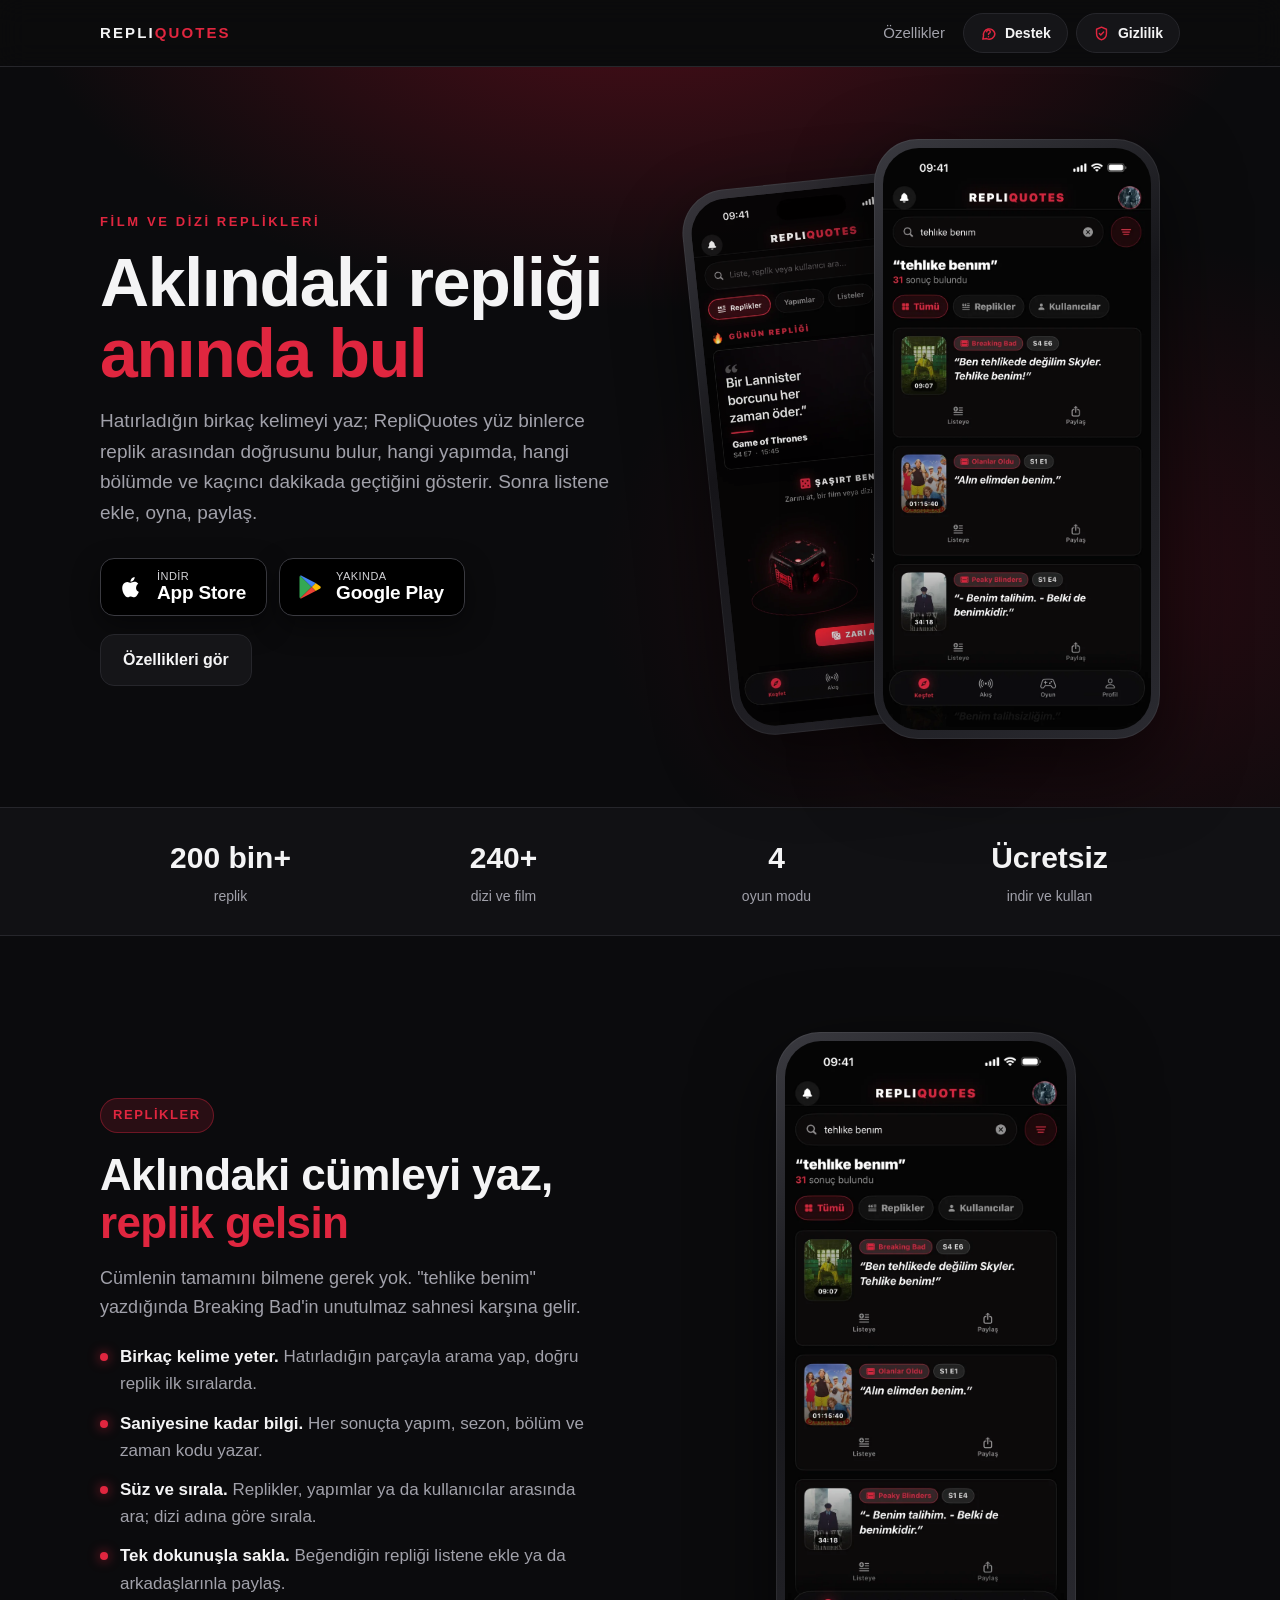
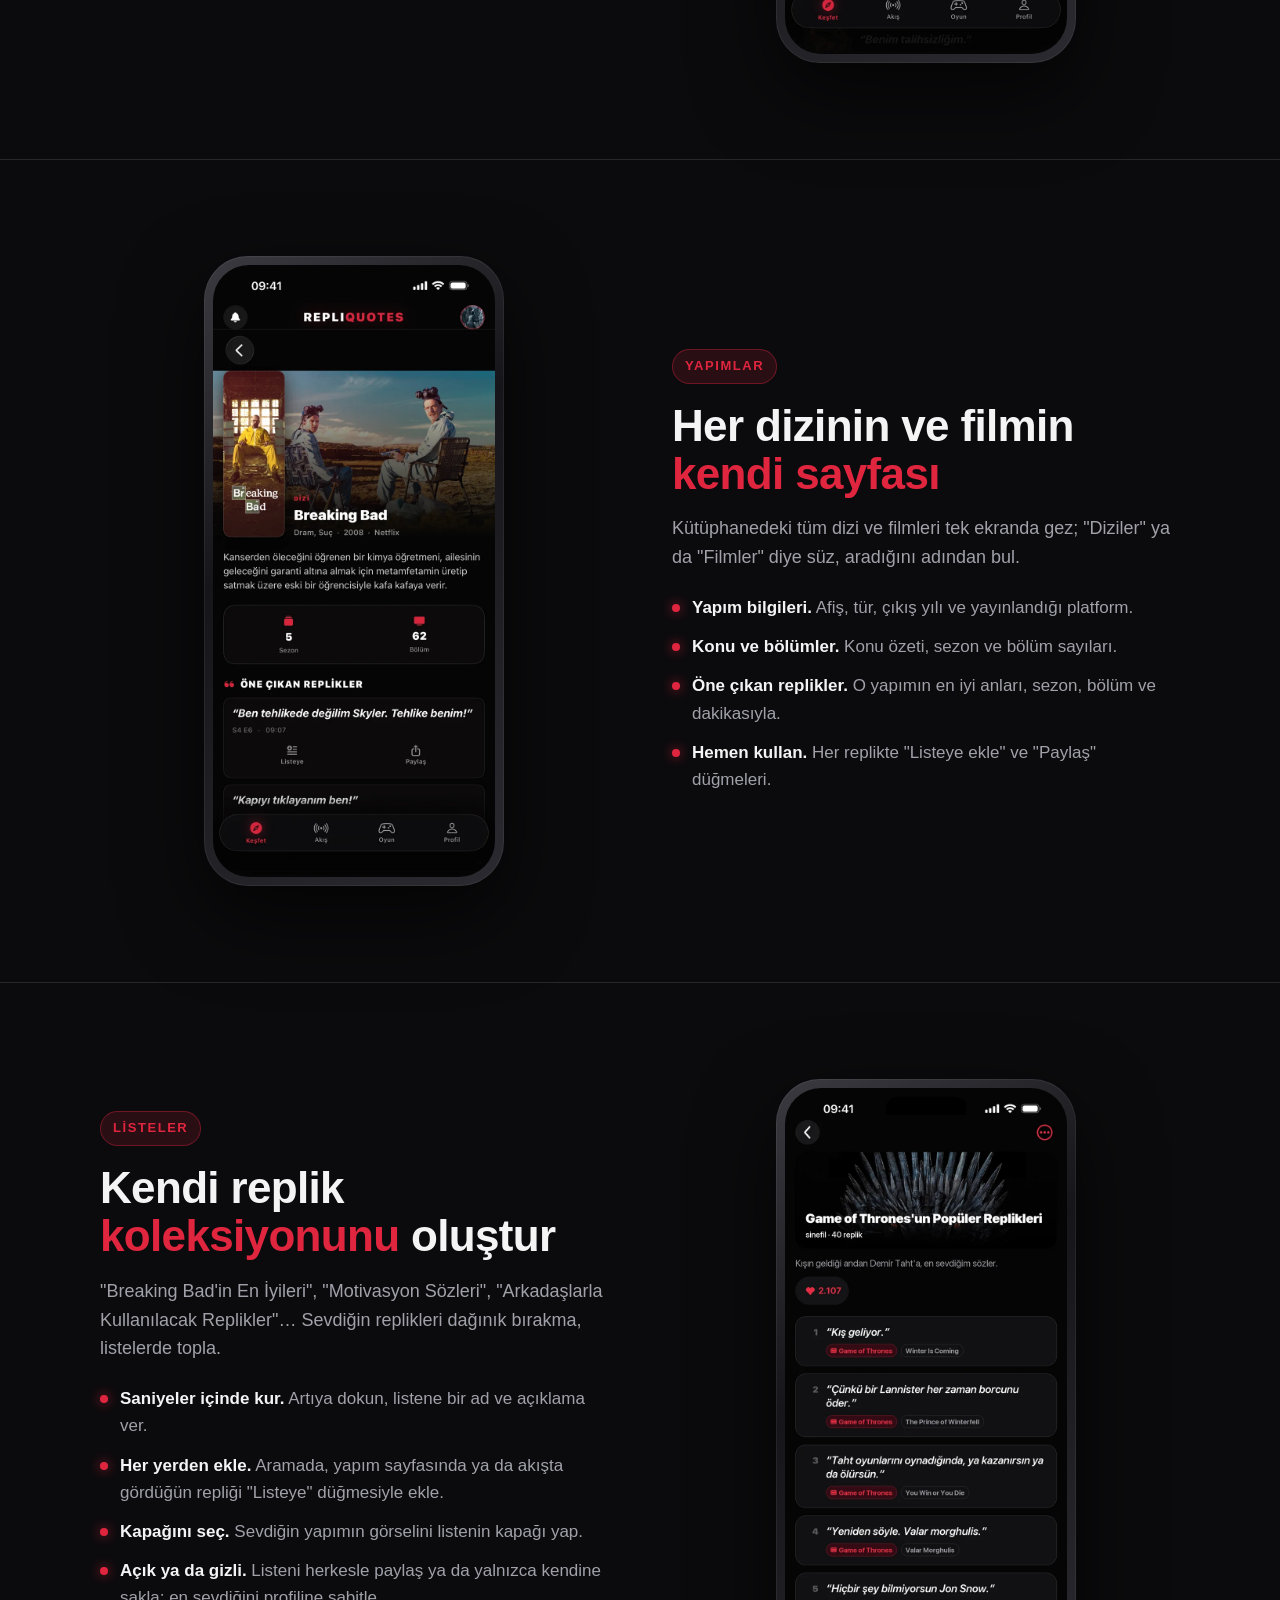
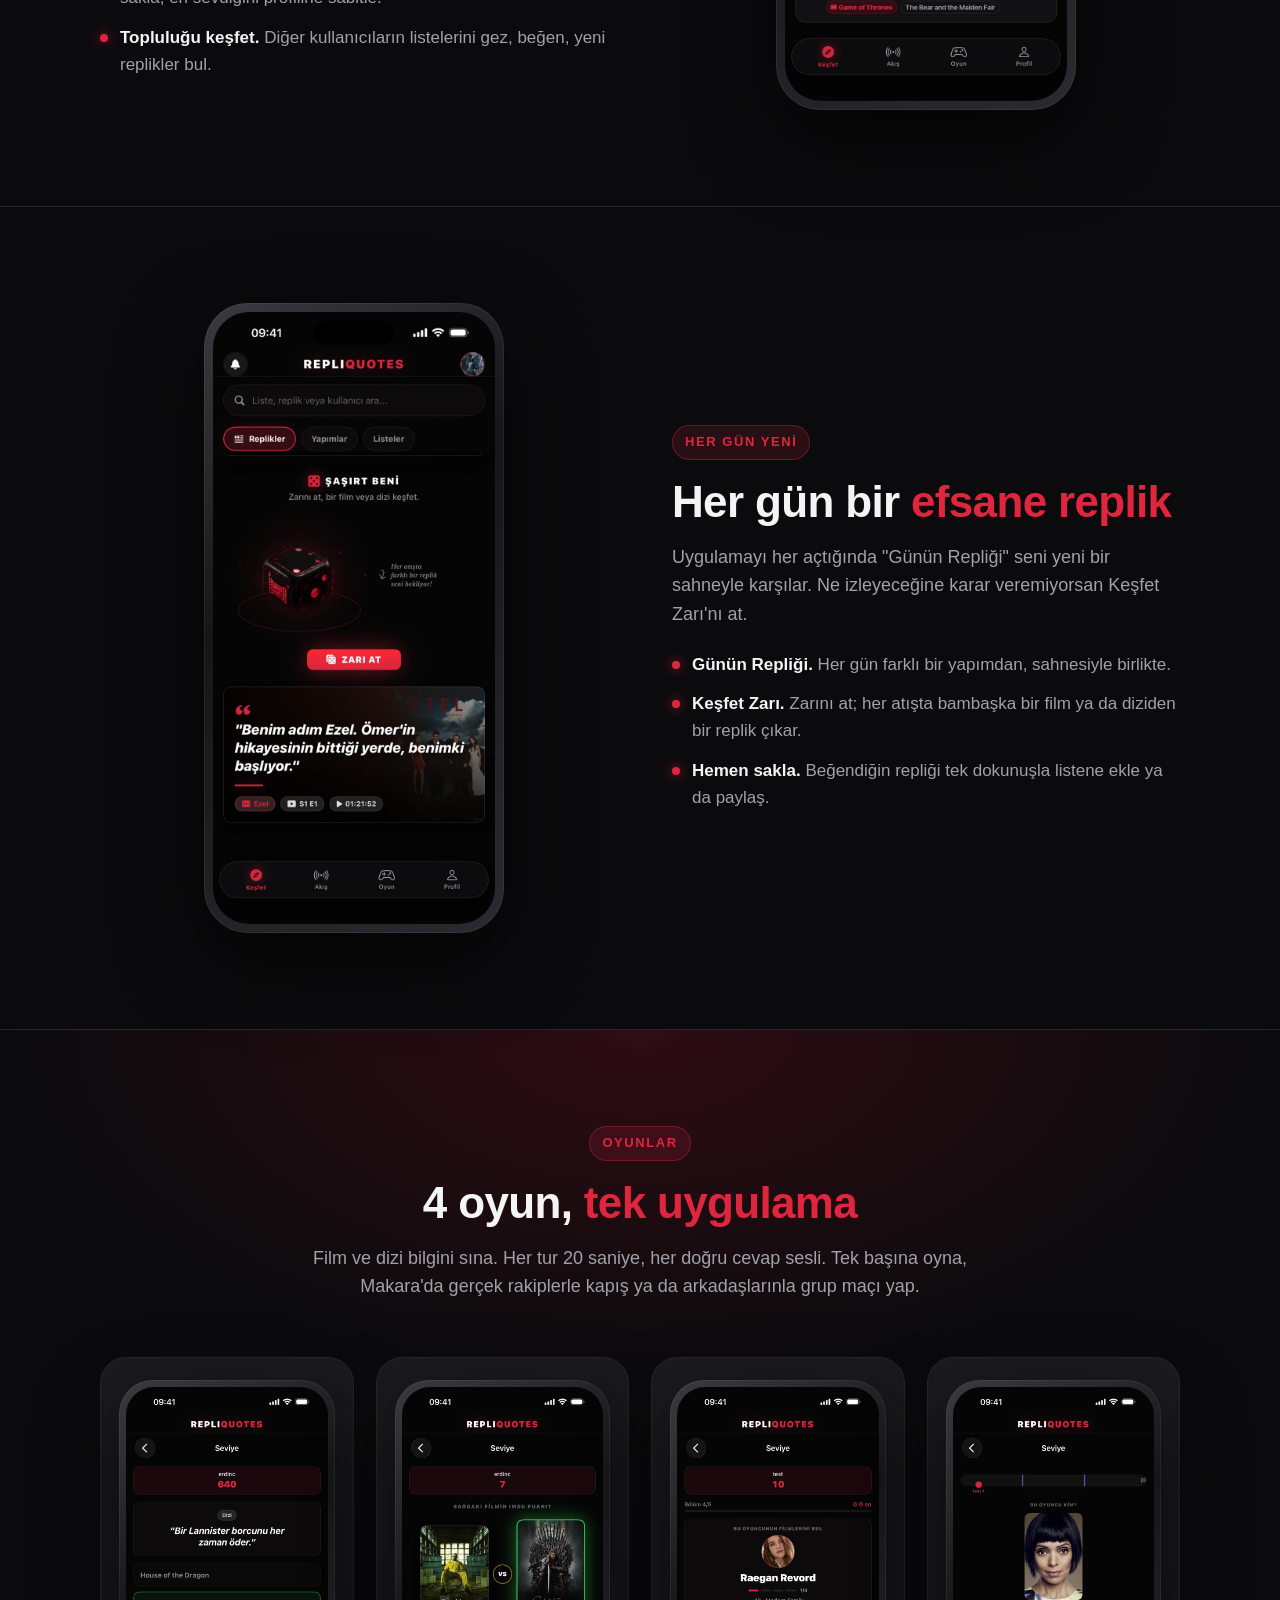
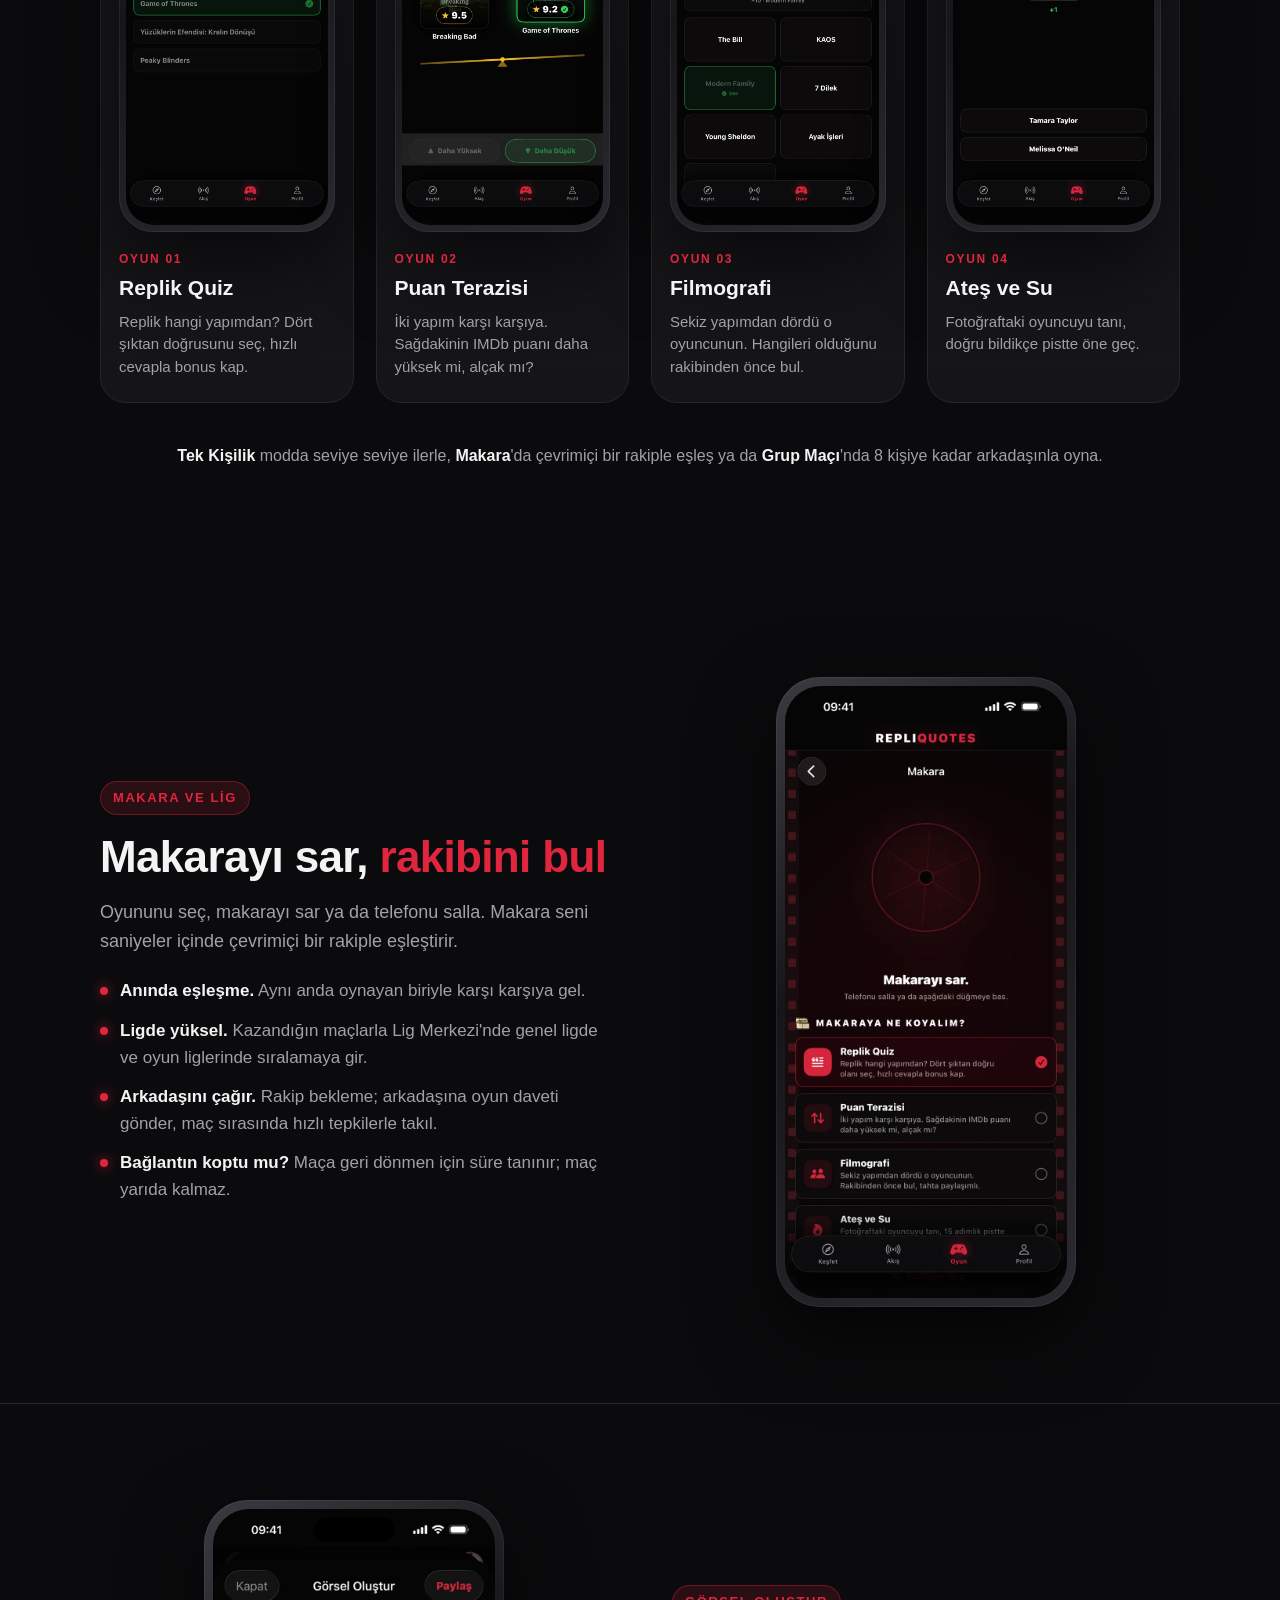
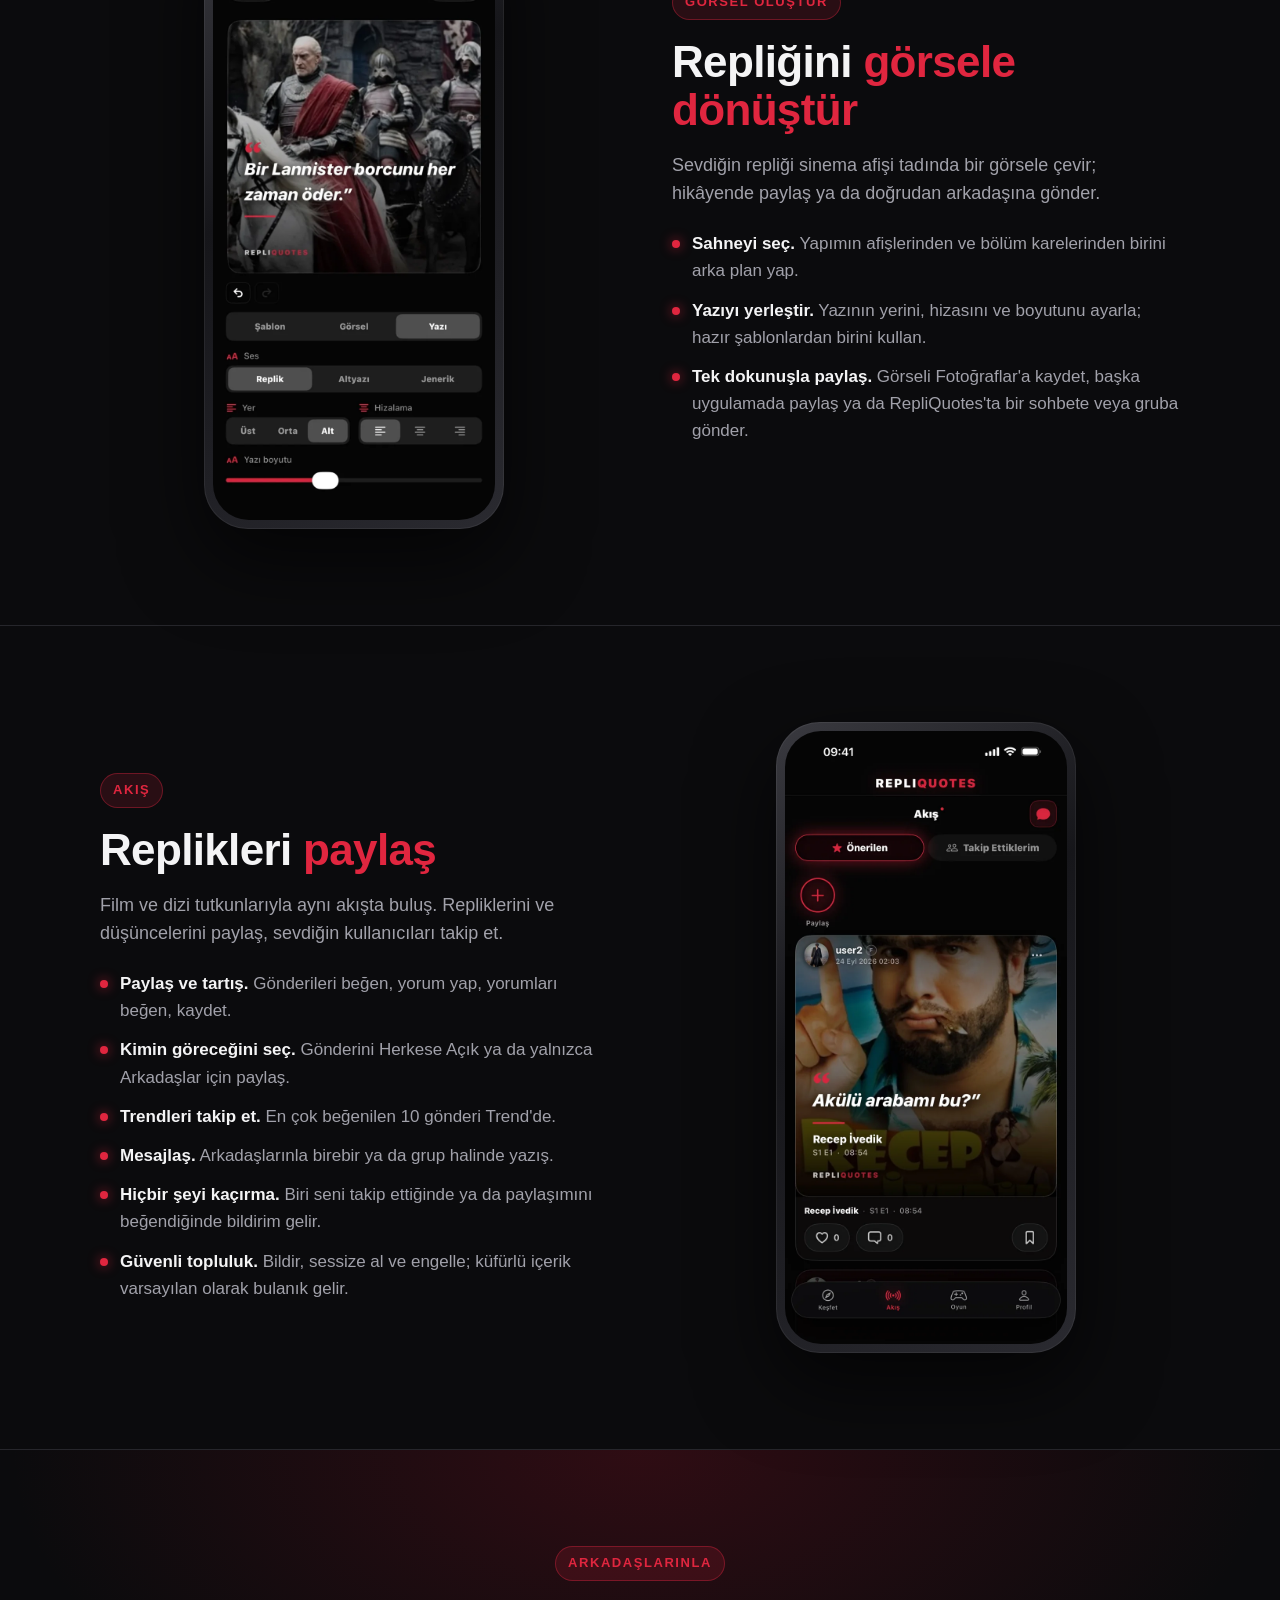
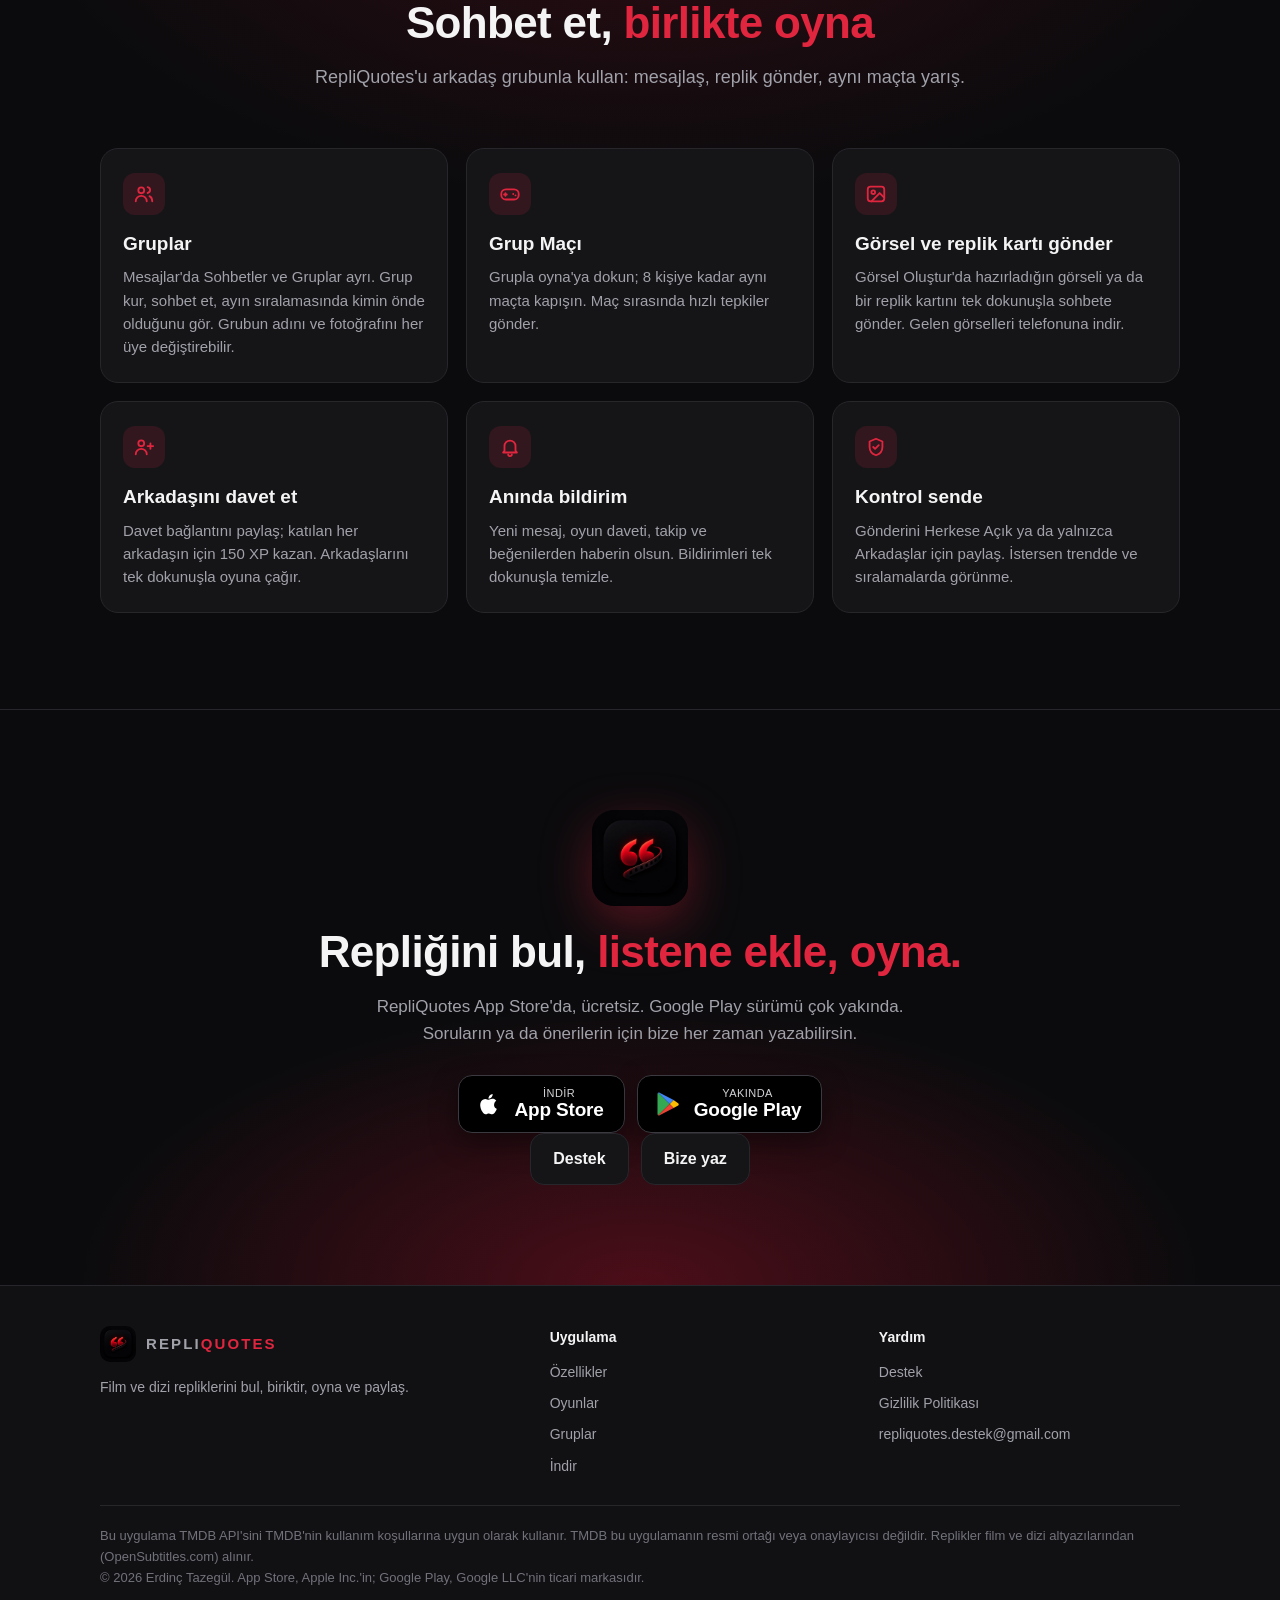
<file: index.html>
<!DOCTYPE html>
<html lang="tr">
<head>
<meta charset="utf-8">
<meta name="viewport" content="width=device-width, initial-scale=1">
<title>RepliQuotes · Film ve dizi repliklerini bul, oyna, paylaş</title>
<meta name="description" content="Aklındaki repliği saniyeler içinde bul. Film ve dizilerden yüz binlerce replik, yapım sayfaları, kendi replik listelerin, 4 oyun, Makara ile anında rakip, grup sohbetleri ve grup maçları.">
<meta name="theme-color" content="#0B0B0D">
<meta name="apple-itunes-app" content="app-id=6815878501">
<link rel="icon" type="image/png" href="favicon.png">
<link rel="apple-touch-icon" href="apple-touch-icon.png">
<meta property="og:type" content="website">
<meta property="og:title" content="RepliQuotes · Aklındaki repliği anında bul">
<meta property="og:description" content="Film ve dizi repliklerini ara, yapım yapım keşfet, kendi listeni oluştur, arkadaşlarınla oyna ve paylaş.">
<meta property="og:image" content="https://repliquotes.com/img/og.jpg">
<meta property="og:url" content="https://repliquotes.com/">
<link rel="canonical" href="https://repliquotes.com/">
<meta name="twitter:card" content="summary_large_image">
<link rel="stylesheet" href="assets/site.css">
</head>
<body>

<header class="ust">
  <div class="kap">
    <a class="logo" href="./" aria-label="RepliQuotes ana sayfa">
      <span class="marka">REPLI<span>QUOTES</span></span>
    </a>
    <nav class="menu" aria-label="Ana menü">
      <a class="yazi" href="#ozellikler">Özellikler</a>
      <a class="nav-dugme" href="destek/"><svg viewBox="0 0 24 24" fill="none" stroke="currentColor" stroke-width="2" stroke-linecap="round" stroke-linejoin="round"><path d="M21 12a8 8 0 0 1-11.6 7.1L4 20l1-4.6A8 8 0 1 1 21 12z"/><path d="M9.5 9.5a2.5 2.5 0 1 1 3.3 2.4c-.5.2-.8.6-.8 1.1v.5"/><path d="M12 16.5h.01"/></svg>Destek</a>
      <a class="nav-dugme" href="gizlilik/"><svg viewBox="0 0 24 24" fill="none" stroke="currentColor" stroke-width="2" stroke-linecap="round" stroke-linejoin="round"><path d="M12 3l7 3v6c0 4.5-3 7.7-7 9-4-1.3-7-4.5-7-9V6l7-3z"/><path d="M9 12l2 2 4-4"/></svg>Gizlilik</a>
    </nav>
  </div>
</header>

<main>

<!-- Giris -->
<section class="giris">
  <div class="kap">
    <div>
      <div class="ust-baslik">Film ve dizi replikleri</div>
      <h1>Aklındaki repliği <em>anında bul</em></h1>
      <p class="alt">Hatırladığın birkaç kelimeyi yaz; RepliQuotes yüz binlerce replik arasından doğrusunu bulur, hangi yapımda, hangi bölümde ve kaçıncı dakikada geçtiğini gösterir. Sonra listene ekle, oyna, paylaş.</p>
      <div class="magazalar">
        <a class="magaza" href="https://apps.apple.com/tr/app/repliquotes/id6815878501" aria-label="App Store'dan indir"><svg viewBox="0 0 24 24" fill="currentColor" aria-hidden="true"><path d="M16.37 12.63c-.02-2.2 1.8-3.26 1.88-3.31-1.02-1.5-2.62-1.7-3.19-1.72-1.36-.14-2.65.8-3.34.8-.69 0-1.75-.78-2.88-.76-1.48.02-2.85.86-3.61 2.19-1.54 2.67-.39 6.62 1.11 8.79.73 1.06 1.6 2.25 2.74 2.21 1.1-.04 1.51-.71 2.84-.71 1.33 0 1.7.71 2.86.69 1.18-.02 1.93-1.08 2.65-2.14.84-1.23 1.18-2.42 1.2-2.48-.03-.01-2.3-.88-2.32-3.5zM14.2 6.17c.61-.74 1.02-1.76.9-2.78-.88.04-1.94.58-2.57 1.32-.56.65-1.06 1.7-.93 2.7.98.08 1.99-.5 2.6-1.24z"/></svg><span><small>İndir</small><strong>App Store</strong></span></a>
        <a class="magaza" href="#indir" aria-label="Google Play'de yakında"><svg viewBox="0 0 24 24" aria-hidden="true"><path fill="#34A853" d="M3.6 2.3 13.4 12 3.6 21.7c-.4-.2-.6-.6-.6-1.1V3.4c0-.5.2-.9.6-1.1z"/><path fill="#FBBC04" d="M16.8 8.6 13.4 12l3.4 3.4 3.9-2.2c.7-.4.7-1.4 0-1.8z"/><path fill="#4285F4" d="M3.6 2.3c.3-.2.8-.2 1.2 0l12 6.3-3.4 3.4z"/><path fill="#EA4335" d="M13.4 12l3.4 3.4-12 6.3c-.4.2-.9.2-1.2 0z"/></svg><span><small>Yakında</small><strong>Google Play</strong></span></a>
      </div>
      <div class="dugmeler ikincil-satir">
        <a class="dugme ikincil" href="#ozellikler">Özellikleri gör</a>
      </div>
    </div>
    <div class="vitrin" aria-hidden="true">
      <div class="telefon t1"><img src="img/kesfet.webp" srcset="img/kesfet.webp 720w, img/kesfet@2x.webp 1080w" sizes="(max-width: 560px) 46vw, 300px" alt="" width="720" height="1564" decoding="async"></div>
      <div class="telefon t2"><img src="img/arama.webp" srcset="img/arama.webp 720w, img/arama@2x.webp 1080w" sizes="(max-width: 560px) 46vw, 300px" alt="" width="720" height="1564" decoding="async"></div>
    </div>
  </div>
</section>

<!-- Sayilar -->
<div class="sayilar">
  <div class="kap">
    <div><b>200 bin+</b><span>replik</span></div>
    <div><b>240+</b><span>dizi ve film</span></div>
    <div><b>4</b><span>oyun modu</span></div>
    <div><b>Ücretsiz</b><span>indir ve kullan</span></div>
  </div>
</div>

<div id="ozellikler"></div>

<!-- Replikler -->
<section class="ozellik">
  <div class="kap">
    <div class="metin">
      <span class="etiket">Replikler</span>
      <h2>Aklındaki cümleyi yaz, <em>replik gelsin</em></h2>
      <p>Cümlenin tamamını bilmene gerek yok. "tehlike benim" yazdığında Breaking Bad'in unutulmaz sahnesi karşına gelir.</p>
      <ul class="liste">
        <li><span><b>Birkaç kelime yeter.</b> Hatırladığın parçayla arama yap, doğru replik ilk sıralarda.</span></li>
        <li><span><b>Saniyesine kadar bilgi.</b> Her sonuçta yapım, sezon, bölüm ve zaman kodu yazar.</span></li>
        <li><span><b>Süz ve sırala.</b> Replikler, yapımlar ya da kullanıcılar arasında ara; dizi adına göre sırala.</span></li>
        <li><span><b>Tek dokunuşla sakla.</b> Beğendiğin repliği listene ekle ya da arkadaşlarınla paylaş.</span></li>
      </ul>
    </div>
    <div class="gorsel"><div class="telefon"><img src="img/arama.webp" srcset="img/arama.webp 720w, img/arama@2x.webp 1080w" sizes="(max-width: 560px) 46vw, 300px" alt="Arama ekranı: 'tehlike benim' için 31 sonuç" width="720" height="1564" decoding="async" loading="lazy"></div></div>
  </div>
</section>

<!-- Yapimlar -->
<section class="ozellik ters">
  <div class="kap">
    <div class="metin">
      <span class="etiket">Yapımlar</span>
      <h2>Her dizinin ve filmin <em>kendi sayfası</em></h2>
      <p>Kütüphanedeki tüm dizi ve filmleri tek ekranda gez; "Diziler" ya da "Filmler" diye süz, aradığını adından bul.</p>
      <ul class="liste">
        <li><span><b>Yapım bilgileri.</b> Afiş, tür, çıkış yılı ve yayınlandığı platform.</span></li>
        <li><span><b>Konu ve bölümler.</b> Konu özeti, sezon ve bölüm sayıları.</span></li>
        <li><span><b>Öne çıkan replikler.</b> O yapımın en iyi anları, sezon, bölüm ve dakikasıyla.</span></li>
        <li><span><b>Hemen kullan.</b> Her replikte "Listeye ekle" ve "Paylaş" düğmeleri.</span></li>
      </ul>
    </div>
    <div class="gorsel"><div class="telefon"><img src="img/yapim.webp" srcset="img/yapim.webp 720w, img/yapim@2x.webp 1080w" sizes="(max-width: 560px) 46vw, 300px" alt="Breaking Bad yapım sayfası" width="720" height="1564" decoding="async" loading="lazy"></div></div>
  </div>
</section>

<!-- Listeler -->
<section class="ozellik">
  <div class="kap">
    <div class="metin">
      <span class="etiket">Listeler</span>
      <h2>Kendi replik <em>koleksiyonunu</em> oluştur</h2>
      <p>"Breaking Bad'in En İyileri", "Motivasyon Sözleri", "Arkadaşlarla Kullanılacak Replikler"… Sevdiğin replikleri dağınık bırakma, listelerde topla.</p>
      <ul class="liste">
        <li><span><b>Saniyeler içinde kur.</b> Artıya dokun, listene bir ad ve açıklama ver.</span></li>
        <li><span><b>Her yerden ekle.</b> Aramada, yapım sayfasında ya da akışta gördüğün repliği "Listeye" düğmesiyle ekle.</span></li>
        <li><span><b>Kapağını seç.</b> Sevdiğin yapımın görselini listenin kapağı yap.</span></li>
        <li><span><b>Açık ya da gizli.</b> Listeni herkesle paylaş ya da yalnızca kendine sakla; en sevdiğini profiline sabitle.</span></li>
        <li><span><b>Topluluğu keşfet.</b> Diğer kullanıcıların listelerini gez, beğen, yeni replikler bul.</span></li>
      </ul>
    </div>
    <div class="gorsel"><div class="telefon"><img src="img/liste.webp" srcset="img/liste.webp 720w, img/liste@2x.webp 1080w" sizes="(max-width: 560px) 46vw, 300px" alt="Game of Thrones replik listesi" width="720" height="1564" decoding="async" loading="lazy"></div></div>
  </div>
</section>

<!-- Gunun repligi + zar -->
<section class="ozellik ters">
  <div class="kap">
    <div class="metin">
      <span class="etiket">Her gün yeni</span>
      <h2>Her gün bir <em>efsane replik</em></h2>
      <p>Uygulamayı her açtığında "Günün Repliği" seni yeni bir sahneyle karşılar. Ne izleyeceğine karar veremiyorsan Keşfet Zarı'nı at.</p>
      <ul class="liste">
        <li><span><b>Günün Repliği.</b> Her gün farklı bir yapımdan, sahnesiyle birlikte.</span></li>
        <li><span><b>Keşfet Zarı.</b> Zarını at; her atışta bambaşka bir film ya da diziden bir replik çıkar.</span></li>
        <li><span><b>Hemen sakla.</b> Beğendiğin repliği tek dokunuşla listene ekle ya da paylaş.</span></li>
      </ul>
    </div>
    <div class="gorsel"><div class="telefon"><img src="img/zar.webp" srcset="img/zar.webp 720w, img/zar@2x.webp 1080w" sizes="(max-width: 560px) 46vw, 300px" alt="Keşfet Zarı ve çıkan replik" width="720" height="1564" decoding="async" loading="lazy"></div></div>
  </div>
</section>

<!-- Oyunlar -->
<section class="oyunlar-bolum" id="oyunlar">
  <div class="kap">
    <div class="bolum-bas">
      <span class="etiket">Oyunlar</span>
      <h2>4 oyun, <em>tek uygulama</em></h2>
      <p>Film ve dizi bilgini sına. Her tur 20 saniye, her doğru cevap sesli. Tek başına oyna, Makara'da gerçek rakiplerle kapış ya da arkadaşlarınla grup maçı yap.</p>
    </div>
    <div class="oyun-izgara">
      <article class="oyun-kart">
        <div class="telefon"><img src="img/quiz.webp" srcset="img/quiz.webp 720w, img/quiz@2x.webp 1080w" sizes="(max-width: 560px) 46vw, 300px" alt="Replik Quiz oyun ekranı" width="720" height="1564" decoding="async" loading="lazy"></div>
        <div><div class="no">OYUN 01</div><h3>Replik Quiz</h3><p>Replik hangi yapımdan? Dört şıktan doğrusunu seç, hızlı cevapla bonus kap.</p></div>
      </article>
      <article class="oyun-kart">
        <div class="telefon"><img src="img/terazi.webp" srcset="img/terazi.webp 720w, img/terazi@2x.webp 1080w" sizes="(max-width: 560px) 46vw, 300px" alt="Puan Terazisi oyun ekranı" width="720" height="1564" decoding="async" loading="lazy"></div>
        <div><div class="no">OYUN 02</div><h3>Puan Terazisi</h3><p>İki yapım karşı karşıya. Sağdakinin IMDb puanı daha yüksek mi, alçak mı?</p></div>
      </article>
      <article class="oyun-kart">
        <div class="telefon"><img src="img/filmografi.webp" srcset="img/filmografi.webp 720w, img/filmografi@2x.webp 1080w" sizes="(max-width: 560px) 46vw, 300px" alt="Filmografi oyun ekranı" width="720" height="1564" decoding="async" loading="lazy"></div>
        <div><div class="no">OYUN 03</div><h3>Filmografi</h3><p>Sekiz yapımdan dördü o oyuncunun. Hangileri olduğunu rakibinden önce bul.</p></div>
      </article>
      <article class="oyun-kart">
        <div class="telefon"><img src="img/atesvesu.webp" srcset="img/atesvesu.webp 720w, img/atesvesu@2x.webp 1080w" sizes="(max-width: 560px) 46vw, 300px" alt="Ateş ve Su oyun ekranı" width="720" height="1564" decoding="async" loading="lazy"></div>
        <div><div class="no">OYUN 04</div><h3>Ateş ve Su</h3><p>Fotoğraftaki oyuncuyu tanı, doğru bildikçe pistte öne geç.</p></div>
      </article>
    </div>
    <p class="oyun-alt"><b>Tek Kişilik</b> modda seviye seviye ilerle, <b>Makara</b>'da çevrimiçi bir rakiple eşleş ya da <b>Grup Maçı</b>'nda 8 kişiye kadar arkadaşınla oyna.</p>
  </div>
</section>

<!-- Makara -->
<section class="ozellik">
  <div class="kap">
    <div class="metin">
      <span class="etiket">Makara ve Lig</span>
      <h2>Makarayı sar, <em>rakibini bul</em></h2>
      <p>Oyununu seç, makarayı sar ya da telefonu salla. Makara seni saniyeler içinde çevrimiçi bir rakiple eşleştirir.</p>
      <ul class="liste">
        <li><span><b>Anında eşleşme.</b> Aynı anda oynayan biriyle karşı karşıya gel.</span></li>
        <li><span><b>Ligde yüksel.</b> Kazandığın maçlarla Lig Merkezi'nde genel ligde ve oyun liglerinde sıralamaya gir.</span></li>
        <li><span><b>Arkadaşını çağır.</b> Rakip bekleme; arkadaşına oyun daveti gönder, maç sırasında hızlı tepkilerle takıl.</span></li>
        <li><span><b>Bağlantın koptu mu?</b> Maça geri dönmen için süre tanınır; maç yarıda kalmaz.</span></li>
      </ul>
    </div>
    <div class="gorsel"><div class="telefon"><img src="img/makara.webp" srcset="img/makara.webp 720w, img/makara@2x.webp 1080w" sizes="(max-width: 560px) 46vw, 300px" alt="Makara eşleşme ekranı" width="720" height="1564" decoding="async" loading="lazy"></div></div>
  </div>
</section>

<!-- Afis -->
<section class="ozellik ters">
  <div class="kap">
    <div class="metin">
      <span class="etiket">Görsel Oluştur</span>
      <h2>Repliğini <em>görsele dönüştür</em></h2>
      <p>Sevdiğin repliği sinema afişi tadında bir görsele çevir; hikâyende paylaş ya da doğrudan arkadaşına gönder.</p>
      <ul class="liste">
        <li><span><b>Sahneyi seç.</b> Yapımın afişlerinden ve bölüm karelerinden birini arka plan yap.</span></li>
        <li><span><b>Yazıyı yerleştir.</b> Yazının yerini, hizasını ve boyutunu ayarla; hazır şablonlardan birini kullan.</span></li>
        <li><span><b>Tek dokunuşla paylaş.</b> Görseli Fotoğraflar'a kaydet, başka uygulamada paylaş ya da RepliQuotes'ta bir sohbete veya gruba gönder.</span></li>
      </ul>
    </div>
    <div class="gorsel"><div class="telefon"><img src="img/studyo.webp" srcset="img/studyo.webp 720w, img/studyo@2x.webp 1080w" sizes="(max-width: 560px) 46vw, 300px" alt="Görsel Oluştur ekranı" width="720" height="1560" decoding="async" loading="lazy"></div></div>
  </div>
</section>

<!-- Akis -->
<section class="ozellik">
  <div class="kap">
    <div class="metin">
      <span class="etiket">Akış</span>
      <h2>Replikleri <em>paylaş</em></h2>
      <p>Film ve dizi tutkunlarıyla aynı akışta buluş. Repliklerini ve düşüncelerini paylaş, sevdiğin kullanıcıları takip et.</p>
      <ul class="liste">
        <li><span><b>Paylaş ve tartış.</b> Gönderileri beğen, yorum yap, yorumları beğen, kaydet.</span></li>
        <li><span><b>Kimin göreceğini seç.</b> Gönderini Herkese Açık ya da yalnızca Arkadaşlar için paylaş.</span></li>
        <li><span><b>Trendleri takip et.</b> En çok beğenilen 10 gönderi Trend'de.</span></li>
        <li><span><b>Mesajlaş.</b> Arkadaşlarınla birebir ya da grup halinde yazış.</span></li>
        <li><span><b>Hiçbir şeyi kaçırma.</b> Biri seni takip ettiğinde ya da paylaşımını beğendiğinde bildirim gelir.</span></li>
        <li><span><b>Güvenli topluluk.</b> Bildir, sessize al ve engelle; küfürlü içerik varsayılan olarak bulanık gelir.</span></li>
      </ul>
    </div>
    <div class="gorsel"><div class="telefon"><img src="img/akis.webp" srcset="img/akis.webp 720w, img/akis@2x.webp 1080w" sizes="(max-width: 560px) 46vw, 300px" alt="Akış ekranı" width="720" height="1564" decoding="async" loading="lazy"></div></div>
  </div>
</section>

<!-- Arkadaslar ve gruplar -->
<section class="oyunlar-bolum arkadaslar" id="gruplar">
  <div class="kap">
    <div class="bolum-bas">
      <span class="etiket">Arkadaşlarınla</span>
      <h2>Sohbet et, <em>birlikte oyna</em></h2>
      <p>RepliQuotes'u arkadaş grubunla kullan: mesajlaş, replik gönder, aynı maçta yarış.</p>
    </div>
    <div class="yenilik-izgara">
      <div class="yenilik"><span class="ik"><svg viewBox="0 0 24 24" fill="none" stroke="currentColor" stroke-width="2" stroke-linecap="round" stroke-linejoin="round"><circle cx="9" cy="8" r="3.2"/><path d="M3 20c0-3.3 2.7-6 6-6s6 2.7 6 6"/><path d="M16 4.6a3.2 3.2 0 0 1 0 6.3M18 14.3c1.8.9 3 2.9 3 5.7"/></svg></span><h3>Gruplar</h3><p>Mesajlar'da Sohbetler ve Gruplar ayrı. Grup kur, sohbet et, ayın sıralamasında kimin önde olduğunu gör. Grubun adını ve fotoğrafını her üye değiştirebilir.</p></div>
      <div class="yenilik"><span class="ik"><svg viewBox="0 0 24 24" fill="none" stroke="currentColor" stroke-width="2" stroke-linecap="round" stroke-linejoin="round"><rect x="2.5" y="7" width="19" height="11" rx="5"/><path d="M7 11v3M5.5 12.5h3"/><path d="M15.5 12h.01M18 13.5h.01"/></svg></span><h3>Grup Maçı</h3><p>Grupla oyna'ya dokun; 8 kişiye kadar aynı maçta kapışın. Maç sırasında hızlı tepkiler gönder.</p></div>
      <div class="yenilik"><span class="ik"><svg viewBox="0 0 24 24" fill="none" stroke="currentColor" stroke-width="2" stroke-linecap="round" stroke-linejoin="round"><rect x="3" y="4" width="18" height="16" rx="3"/><circle cx="9" cy="10" r="2"/><path d="M21 16l-5-5-9 9"/></svg></span><h3>Görsel ve replik kartı gönder</h3><p>Görsel Oluştur'da hazırladığın görseli ya da bir replik kartını tek dokunuşla sohbete gönder. Gelen görselleri telefonuna indir.</p></div>
      <div class="yenilik"><span class="ik"><svg viewBox="0 0 24 24" fill="none" stroke="currentColor" stroke-width="2" stroke-linecap="round" stroke-linejoin="round"><circle cx="9" cy="8" r="3.2"/><path d="M3 20c0-3.3 2.7-6 6-6s6 2.7 6 6"/><path d="M19 8v6M16 11h6"/></svg></span><h3>Arkadaşını davet et</h3><p>Davet bağlantını paylaş; katılan her arkadaşın için 150 XP kazan. Arkadaşlarını tek dokunuşla oyuna çağır.</p></div>
      <div class="yenilik"><span class="ik"><svg viewBox="0 0 24 24" fill="none" stroke="currentColor" stroke-width="2" stroke-linecap="round" stroke-linejoin="round"><path d="M6 16V11a6 6 0 0 1 12 0v5l1.5 2h-15z"/><path d="M10 20a2 2 0 0 0 4 0"/></svg></span><h3>Anında bildirim</h3><p>Yeni mesaj, oyun daveti, takip ve beğenilerden haberin olsun. Bildirimleri tek dokunuşla temizle.</p></div>
      <div class="yenilik"><span class="ik"><svg viewBox="0 0 24 24" fill="none" stroke="currentColor" stroke-width="2" stroke-linecap="round" stroke-linejoin="round"><path d="M12 3l7 3v6c0 4.5-3 7.7-7 9-4-1.3-7-4.5-7-9V6l7-3z"/><path d="M9 12l2 2 4-4"/></svg></span><h3>Kontrol sende</h3><p>Gönderini Herkese Açık ya da yalnızca Arkadaşlar için paylaş. İstersen trendde ve sıralamalarda görünme.</p></div>
    </div>
  </div>
</section>

<!-- Kapanis -->
<section class="kapanis" id="indir">
  <div class="kap">
    <img class="ikon" src="img/ikon.png" alt="RepliQuotes uygulama ikonu" width="96" height="96">
    <h2>Repliğini bul, <em>listene ekle, oyna.</em></h2>
    <p>RepliQuotes App Store'da, ücretsiz. Google Play sürümü çok yakında. Soruların ya da önerilerin için bize her zaman yazabilirsin.</p>
    <div class="magazalar">
        <a class="magaza" href="https://apps.apple.com/tr/app/repliquotes/id6815878501" aria-label="App Store'dan indir"><svg viewBox="0 0 24 24" fill="currentColor" aria-hidden="true"><path d="M16.37 12.63c-.02-2.2 1.8-3.26 1.88-3.31-1.02-1.5-2.62-1.7-3.19-1.72-1.36-.14-2.65.8-3.34.8-.69 0-1.75-.78-2.88-.76-1.48.02-2.85.86-3.61 2.19-1.54 2.67-.39 6.62 1.11 8.79.73 1.06 1.6 2.25 2.74 2.21 1.1-.04 1.51-.71 2.84-.71 1.33 0 1.7.71 2.86.69 1.18-.02 1.93-1.08 2.65-2.14.84-1.23 1.18-2.42 1.2-2.48-.03-.01-2.3-.88-2.32-3.5zM14.2 6.17c.61-.74 1.02-1.76.9-2.78-.88.04-1.94.58-2.57 1.32-.56.65-1.06 1.7-.93 2.7.98.08 1.99-.5 2.6-1.24z"/></svg><span><small>İndir</small><strong>App Store</strong></span></a>
        <a class="magaza" href="#indir" aria-label="Google Play'de yakında"><svg viewBox="0 0 24 24" aria-hidden="true"><path fill="#34A853" d="M3.6 2.3 13.4 12 3.6 21.7c-.4-.2-.6-.6-.6-1.1V3.4c0-.5.2-.9.6-1.1z"/><path fill="#FBBC04" d="M16.8 8.6 13.4 12l3.4 3.4 3.9-2.2c.7-.4.7-1.4 0-1.8z"/><path fill="#4285F4" d="M3.6 2.3c.3-.2.8-.2 1.2 0l12 6.3-3.4 3.4z"/><path fill="#EA4335" d="M13.4 12l3.4 3.4-12 6.3c-.4.2-.9.2-1.2 0z"/></svg><span><small>Yakında</small><strong>Google Play</strong></span></a>
      </div>
    <div class="dugmeler ikincil-satir" style="justify-content:center">
      <a class="dugme ikincil" href="destek/">Destek</a>
      <a class="dugme ikincil" href="mailto:repliquotes.destek@gmail.com">Bize yaz</a>
    </div>
  </div>
</section>

</main>

<footer>
  <div class="kap">
    <div>
      <a class="logo" href="./"><img src="img/ikon.png" alt=""><span class="marka">REPLI<span>QUOTES</span></span></a>
      <p>Film ve dizi repliklerini bul, biriktir, oyna ve paylaş.</p>
    </div>
    <div>
      <h4>Uygulama</h4>
      <ul>
        <li><a href="#ozellikler">Özellikler</a></li>
        <li><a href="#oyunlar">Oyunlar</a></li>
        <li><a href="#gruplar">Gruplar</a></li>
        <li><a href="#indir">İndir</a></li>
      </ul>
    </div>
    <div>
      <h4>Yardım</h4>
      <ul>
        <li><a href="destek/">Destek</a></li>
        <li><a href="gizlilik/">Gizlilik Politikası</a></li>
        <li><a href="mailto:repliquotes.destek@gmail.com">repliquotes.destek@gmail.com</a></li>
      </ul>
    </div>
    <div class="kaynak">
      Bu uygulama TMDB API'sini TMDB'nin kullanım koşullarına uygun olarak kullanır. TMDB bu uygulamanın resmi ortağı veya onaylayıcısı değildir. Replikler film ve dizi altyazılarından (OpenSubtitles.com) alınır.<br>
      © 2026 Erdinç Tazegül. App Store, Apple Inc.'in; Google Play, Google LLC'nin ticari markasıdır.
    </div>
  </div>
</footer>

</body>
</html>
</file>
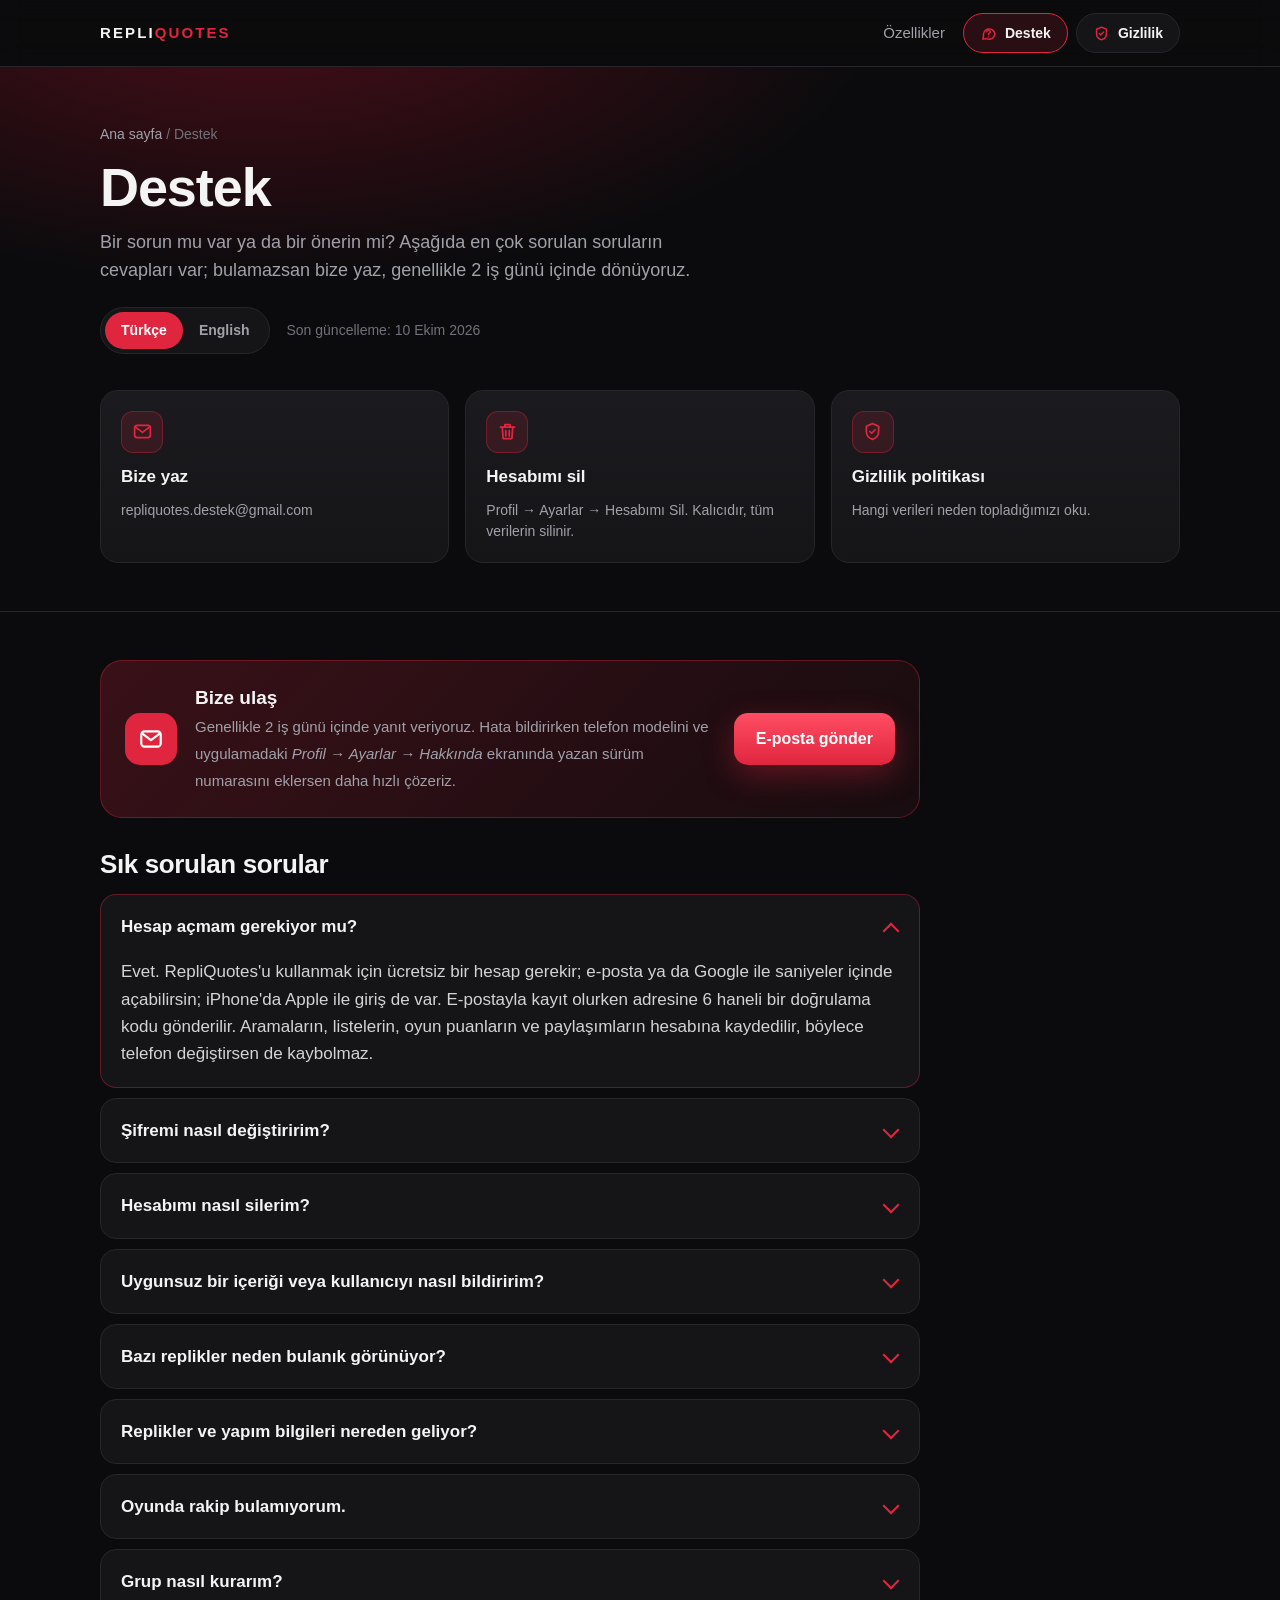
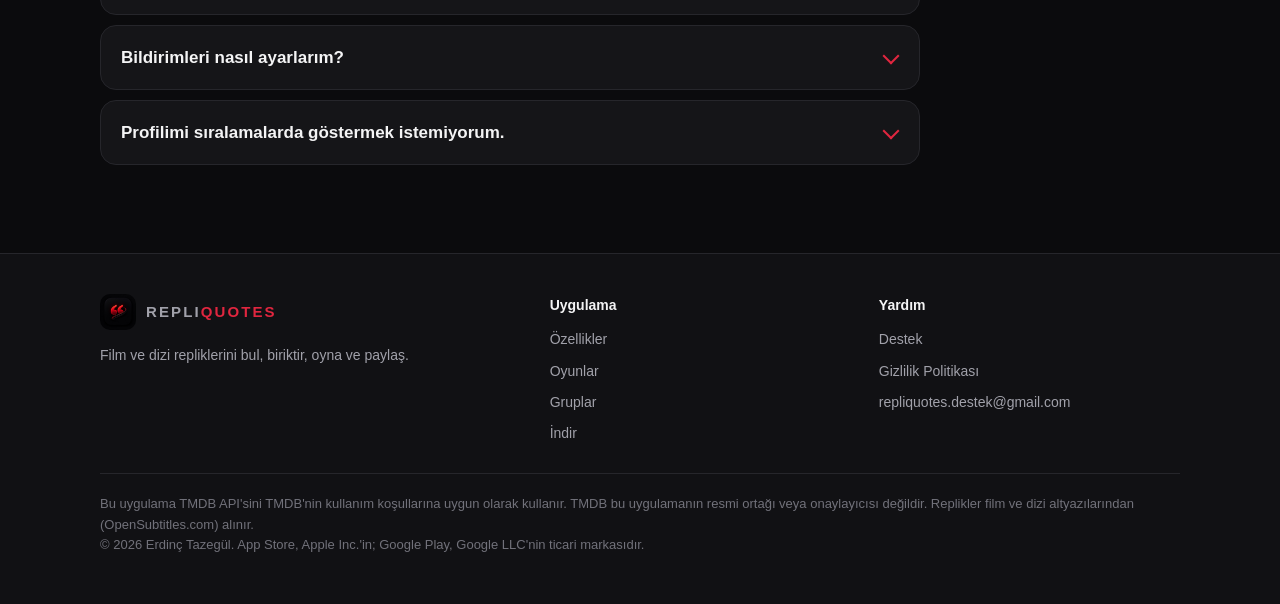
<file: destek/index.html>
<!DOCTYPE html>
<html lang="tr">
<head>
<meta charset="utf-8">
<meta name="viewport" content="width=device-width, initial-scale=1">
<title>Destek · RepliQuotes</title>
<meta name="description" content="RepliQuotes uygulaması için destek, sık sorulan sorular ve iletişim.">
<meta name="theme-color" content="#0B0B0D">
<meta name="apple-itunes-app" content="app-id=6815878501">
<link rel="icon" type="image/png" href="../favicon.png">
<link rel="apple-touch-icon" href="../apple-touch-icon.png">
<link rel="stylesheet" href="../assets/site.css">
</head>
<body>

<header class="ust">
  <div class="kap">
    <a class="logo" href="../" aria-label="RepliQuotes ana sayfa">
      <span class="marka">REPLI<span>QUOTES</span></span>
    </a>
    <nav class="menu" aria-label="Ana menü">
      <a class="yazi" href="../#ozellikler">Özellikler</a>
      <a class="nav-dugme aktif" href="../destek/" aria-current="page"><svg viewBox="0 0 24 24" fill="none" stroke="currentColor" stroke-width="2" stroke-linecap="round" stroke-linejoin="round"><path d="M21 12a8 8 0 0 1-11.6 7.1L4 20l1-4.6A8 8 0 1 1 21 12z"/><path d="M9.5 9.5a2.5 2.5 0 1 1 3.3 2.4c-.5.2-.8.6-.8 1.1v.5"/><path d="M12 16.5h.01"/></svg>Destek</a>
      <a class="nav-dugme" href="../gizlilik/"><svg viewBox="0 0 24 24" fill="none" stroke="currentColor" stroke-width="2" stroke-linecap="round" stroke-linejoin="round"><path d="M12 3l7 3v6c0 4.5-3 7.7-7 9-4-1.3-7-4.5-7-9V6l7-3z"/><path d="M9 12l2 2 4-4"/></svg>Gizlilik</a>
    </nav>
  </div>
</header>

<main>
  <section class="sayfa-bas">
    <div class="kap">
      <div class="yol"><a href="../"><span data-dil="tr">Ana sayfa</span><span data-dil="en" lang="en">Home</span></a> / <span data-dil="tr">Destek</span><span data-dil="en" lang="en">Support</span></div>
      <h1><span data-dil="tr">Destek</span><span data-dil="en" lang="en">Support</span></h1>
      <p class="ozet-yazi" data-dil="tr">Bir sorun mu var ya da bir önerin mi? Aşağıda en çok sorulan soruların cevapları var; bulamazsan bize yaz, genellikle 2 iş günü içinde dönüyoruz.</p><p class="ozet-yazi" data-dil="en" lang="en">Having a problem or have a suggestion? Answers to the most common questions are below; if you can't find yours, write to us. We usually reply within 2 business days.</p>
      <div class="bas-alt">
        <div class="dil-sec" role="group" aria-label="Dil">
          <button type="button" value="tr" aria-pressed="true">Türkçe</button>
          <button type="button" value="en" aria-pressed="false">English</button>
        </div>
        <span class="tarih"><span data-dil="tr">Son güncelleme: 10 Ekim 2026</span><span data-dil="en" lang="en">Last updated: October 10, 2026</span></span>
      </div>
      <div class="hizli" data-dil="tr">
        <a href="mailto:repliquotes.destek@gmail.com"><span class="ik"><svg viewBox="0 0 24 24" fill="none" stroke="currentColor" stroke-width="2" stroke-linecap="round" stroke-linejoin="round"><rect x="3" y="5" width="18" height="14" rx="3"/><path d="M4 7l8 6 8-6"/></svg></span><b>Bize yaz</b><span>repliquotes.destek@gmail.com</span></a>
        <a href="../gizlilik/#tr-6"><span class="ik"><svg viewBox="0 0 24 24" fill="none" stroke="currentColor" stroke-width="2" stroke-linecap="round" stroke-linejoin="round"><path d="M4 7h16"/><path d="M9 7V4h6v3"/><path d="M6 7l1 13h10l1-13"/><path d="M10 11v6M14 11v6"/></svg></span><b>Hesabımı sil</b><span>Profil → Ayarlar → Hesabımı Sil. Kalıcıdır, tüm verilerin silinir.</span></a>
        <a href="../gizlilik/"><span class="ik"><svg viewBox="0 0 24 24" fill="none" stroke="currentColor" stroke-width="2" stroke-linecap="round" stroke-linejoin="round"><path d="M12 3l7 3v6c0 4.5-3 7.7-7 9-4-1.3-7-4.5-7-9V6l7-3z"/><path d="M9 12l2 2 4-4"/></svg></span><b>Gizlilik politikası</b><span>Hangi verileri neden topladığımızı oku.</span></a>
      </div>
      <div class="hizli" data-dil="en" lang="en">
        <a href="mailto:repliquotes.destek@gmail.com"><span class="ik"><svg viewBox="0 0 24 24" fill="none" stroke="currentColor" stroke-width="2" stroke-linecap="round" stroke-linejoin="round"><rect x="3" y="5" width="18" height="14" rx="3"/><path d="M4 7l8 6 8-6"/></svg></span><b>Email us</b><span>repliquotes.destek@gmail.com</span></a>
        <a href="../gizlilik/#en-6"><span class="ik"><svg viewBox="0 0 24 24" fill="none" stroke="currentColor" stroke-width="2" stroke-linecap="round" stroke-linejoin="round"><path d="M4 7h16"/><path d="M9 7V4h6v3"/><path d="M6 7l1 13h10l1-13"/><path d="M10 11v6M14 11v6"/></svg></span><b>Delete my account</b><span>Profil → Ayarlar → Hesabımı Sil (Delete My Account). Permanent; all your data is deleted.</span></a>
        <a href="../gizlilik/#en"><span class="ik"><svg viewBox="0 0 24 24" fill="none" stroke="currentColor" stroke-width="2" stroke-linecap="round" stroke-linejoin="round"><path d="M12 3l7 3v6c0 4.5-3 7.7-7 9-4-1.3-7-4.5-7-9V6l7-3z"/><path d="M9 12l2 2 4-4"/></svg></span><b>Privacy policy</b><span>Read what data we collect and why.</span></a>
      </div>
    </div>
  </section>

  <section class="belge">
    <div class="kap">
      <div class="izgara tek">
      <div data-dil="tr">
        <div class="iletisim">
          <div class="ik"><svg viewBox="0 0 24 24" fill="none" stroke="currentColor" stroke-width="2" stroke-linecap="round" stroke-linejoin="round"><rect x="3" y="5" width="18" height="14" rx="3"/><path d="M4 7l8 6 8-6"/></svg></div>
          <div><b>Bize ulaş</b><span>Genellikle 2 iş günü içinde yanıt veriyoruz. Hata bildirirken telefon modelini ve uygulamadaki <em>Profil → Ayarlar → Hakkında</em> ekranında yazan sürüm numarasını eklersen daha hızlı çözeriz.</span></div>
          <a class="dugme ana" href="mailto:repliquotes.destek@gmail.com">E-posta gönder</a>
        </div>
        <h2 class="sss-baslik">Sık sorulan sorular</h2>
        <div class="sss">
          <details open><summary>Hesap açmam gerekiyor mu?</summary><p>Evet. RepliQuotes'u kullanmak için ücretsiz bir hesap gerekir; e-posta ya da Google ile saniyeler içinde açabilirsin; iPhone'da Apple ile giriş de var. E-postayla kayıt olurken adresine 6 haneli bir doğrulama kodu gönderilir. Aramaların, listelerin, oyun puanların ve paylaşımların hesabına kaydedilir, böylece telefon değiştirsen de kaybolmaz.</p></details>
<details><summary>Şifremi nasıl değiştiririm?</summary><p><em>Profil → Ayarlar → Profili Düzenle → Şifreyi değiştir</em> adımını izle. Apple ya da Google ile kayıt olduysan aynı yerden hesabına şifre de ekleyebilirsin. Şifreni unuttuysan uygulamada henüz şifre sıfırlama yok; kayıtlı e-posta adresinden bize yaz, hesabını doğrulayıp yardımcı olalım.</p></details>
<details><summary>Hesabımı nasıl silerim?</summary><p><em>Profil → Ayarlar → Hesabımı Sil</em> adımını izle; onay için "HESABIMI SIL" yazman istenir. Silme kalıcıdır; gönderilerin, yorumların, mesajların, grup üyeliklerin, listelerin ve oyun istatistiklerin silinir. Uygulamaya erişemiyorsan silme talebini kayıtlı e-posta adresinden bize gönderebilirsin. Ayrıntılar <a href="../gizlilik/">gizlilik politikasında</a>.</p></details>
<details><summary>Uygunsuz bir içeriği veya kullanıcıyı nasıl bildiririm?</summary><p>Gönderinin veya profilin menüsünden <em>Bildir</em>'e dokun. Bildirimler bir insan tarafından incelenir. Bir kullanıcıyı görmek istemiyorsan aynı menüden <em>Engelle</em>'yi seç; engellediğin hesapları <em>Profil → Ayarlar → Engellenenler</em> ekranından yönetebilirsin.</p></details>
<details><summary>Bazı replikler neden bulanık görünüyor?</summary><p>Küfür veya hakaret içeren replikler varsayılan olarak bulanıklaştırılır. Açık görmek istersen <em>Profil → Ayarlar → Hassas İçeriği Her Zaman Göster</em> ayarını aç.</p></details>
<details><summary>Replikler ve yapım bilgileri nereden geliyor?</summary><p>Replikler film ve dizi altyazılarından (OpenSubtitles.com), yapım bilgileri ve görseller TMDB'den alınır. Bir replikte hata görürsen bize yaz.</p></details>
<details><summary>Oyunda rakip bulamıyorum.</summary><p>Makara'da eşleşme, o anda çevrimiçi başka bir oyuncu gerektirir. Rakip yoksa <em>Tek Kişilik</em> modda seviye seviye ilerleyebilir ya da arkadaşını oyuna davet edebilirsin.</p></details>
<details><summary>Grup nasıl kurarım?</summary><p><em>Mesajlar → Gruplar → Yeni Grup</em> ile arkadaşlarını ekle. Grupta sohbet edebilir, replik kartı ve görsel paylaşabilir, ayın sıralamasını görebilir ve <em>Grupla oyna</em> ile 8 kişiye kadar birlikte oynayabilirsin. Grubun adını ve fotoğrafını her üye değiştirebilir.</p></details>
<details><summary>Bildirimleri nasıl ayarlarım?</summary><p><em>Profil → Ayarlar → Bildirimler</em> ekranından. Bildirimleri tamamen kapatmak için telefonunun Ayarlar uygulamasından RepliQuotes bildirimlerini kapatabilirsin.</p></details>
<details><summary>Profilimi sıralamalarda göstermek istemiyorum.</summary><p><em>Profil → Ayarlar → Gizlilik</em> ekranında <em>Trendde gizlen</em> ve <em>Sıralamalarda gizlen</em> seçeneklerini açabilirsin. Gönderi paylaşırken de <em>Herkese Açık</em> ya da yalnızca seni takip edenlerin gördüğü <em>Arkadaşlar</em> seçeneğini seçebilirsin.</p></details>
        </div>
      </div>
      <div data-dil="en" lang="en">
        <div class="iletisim">
          <div class="ik"><svg viewBox="0 0 24 24" fill="none" stroke="currentColor" stroke-width="2" stroke-linecap="round" stroke-linejoin="round"><rect x="3" y="5" width="18" height="14" rx="3"/><path d="M4 7l8 6 8-6"/></svg></div>
          <div><b>Contact us</b><span>We usually reply within 2 business days. When reporting a bug, include your phone model and the version shown under <em>Profil → Ayarlar → Hakkında</em> (Profile → Settings → About).</span></div>
          <a class="dugme ana" href="mailto:repliquotes.destek@gmail.com">Send email</a>
        </div>
        <h2 class="sss-baslik">Frequently asked questions</h2>
        <div class="sss">
          <details open><summary>Do I need an account?</summary><p>Yes. RepliQuotes requires a free account; you can create one in seconds with email or Google, and on iPhone also with Apple. When you sign up with email, a 6-digit verification code is sent to your address. Your searches, lists, game scores and posts are saved to your account, so nothing is lost if you switch phones.</p></details>
<details><summary>How do I change my password?</summary><p>Go to <em>Profil → Ayarlar → Profili Düzenle → Şifreyi değiştir</em> (Profile → Settings → Edit Profile → Change password). If you signed up with Apple or Google, you can add a password there too. There is no in-app password reset yet; if you forgot your password, email us from your registered address and we will help.</p></details>
<details><summary>How do I delete my account?</summary><p>Go to <em>Profil → Ayarlar → Hesabımı Sil</em> (Profile → Settings → Delete My Account); you will be asked to type "HESABIMI SIL" to confirm. Deletion is permanent and removes your posts, comments, messages, group memberships, lists and game statistics. If you cannot access the app, email us from your registered address. See the <a href="../gizlilik/#en">privacy policy</a> for details.</p></details>
<details><summary>How do I report content or a user?</summary><p>Open the menu on a post or profile and tap <em>Bildir</em> (Report). Reports are reviewed by a person. To stop seeing someone, choose <em>Engelle</em> (Block) from the same menu; manage blocked accounts under <em>Profil → Ayarlar → Engellenenler</em> (Blocked).</p></details>
<details><summary>Why are some quotes blurred?</summary><p>Quotes containing profanity or insults are blurred by default. To show them, turn on <em>Profil → Ayarlar → Hassas İçeriği Her Zaman Göster</em> (Always Show Sensitive Content).</p></details>
<details><summary>Where do the quotes come from?</summary><p>Quotes come from movie and TV subtitles (OpenSubtitles.com); titles and images come from TMDB. If you spot a wrong quote, let us know.</p></details>
<details><summary>I can't find an opponent.</summary><p>Matchmaking in Makara needs another player online at the same moment. If no one is available, play level by level in <em>Tek Kişilik</em> (Solo) mode, or invite a friend to a game.</p></details>
<details><summary>How do I create a group?</summary><p>Go to <em>Mesajlar → Gruplar → Yeni Grup</em> (Messages → Groups → New Group) and add your friends. In a group you can chat, share quote cards and images, see this month's ranking and play together with up to 8 people via <em>Grupla oyna</em> (Play with group). Any member can change the group's name and photo.</p></details>
<details><summary>How do I manage notifications?</summary><p>Under <em>Profil → Ayarlar → Bildirimler</em> (Profile → Settings → Notifications). To turn them off completely, disable RepliQuotes notifications in your phone's Settings app.</p></details>
<details><summary>I don't want to appear in rankings.</summary><p>Under <em>Profil → Ayarlar → Gizlilik</em> (Profile → Settings → Privacy), turn on <em>Trendde gizlen</em> (Hide from trending) and <em>Sıralamalarda gizlen</em> (Hide from rankings). When posting, you can also choose <em>Herkese Açık</em> (Public) or <em>Arkadaşlar</em> (Friends: only people who follow you).</p></details>
        </div>
      </div>
      </div>
    </div>
  </section>
</main>

<footer>
  <div class="kap">
    <div>
      <a class="logo" href="../"><img src="../img/ikon.png" alt=""><span class="marka">REPLI<span>QUOTES</span></span></a>
      <p>Film ve dizi repliklerini bul, biriktir, oyna ve paylaş.</p>
    </div>
    <div>
      <h4>Uygulama</h4>
      <ul>
        <li><a href="../#ozellikler">Özellikler</a></li>
        <li><a href="../#oyunlar">Oyunlar</a></li>
        <li><a href="../#gruplar">Gruplar</a></li>
        <li><a href="../#indir">İndir</a></li>
      </ul>
    </div>
    <div>
      <h4>Yardım</h4>
      <ul>
        <li><a href="../destek/">Destek</a></li>
        <li><a href="../gizlilik/">Gizlilik Politikası</a></li>
        <li><a href="mailto:repliquotes.destek@gmail.com">repliquotes.destek@gmail.com</a></li>
      </ul>
    </div>
    <div class="kaynak">
      Bu uygulama TMDB API'sini TMDB'nin kullanım koşullarına uygun olarak kullanır. TMDB bu uygulamanın resmi ortağı veya onaylayıcısı değildir. Replikler film ve dizi altyazılarından (OpenSubtitles.com) alınır.<br>
      © 2026 Erdinç Tazegül. App Store, Apple Inc.'in; Google Play, Google LLC'nin ticari markasıdır.
    </div>
  </div>
</footer>
<script>
(function () {
  var bolumler = document.querySelectorAll('[data-dil]');
  var dugmeler = document.querySelectorAll('.dil-sec button');
  function goster(dil) {
    bolumler.forEach(function (b) { b.hidden = b.getAttribute('data-dil') !== dil; });
    dugmeler.forEach(function (d) { d.setAttribute('aria-pressed', d.value === dil ? 'true' : 'false'); });
    document.documentElement.lang = dil;
  }
  dugmeler.forEach(function (d) {
    d.addEventListener('click', function () {
      goster(d.value);
      history.replaceState(null, '', d.value === 'en' ? '#en' : location.pathname);
    });
  });
  goster(location.hash === '#en' ? 'en' : 'tr');
})();
</script>
</body>
</html>
</file>
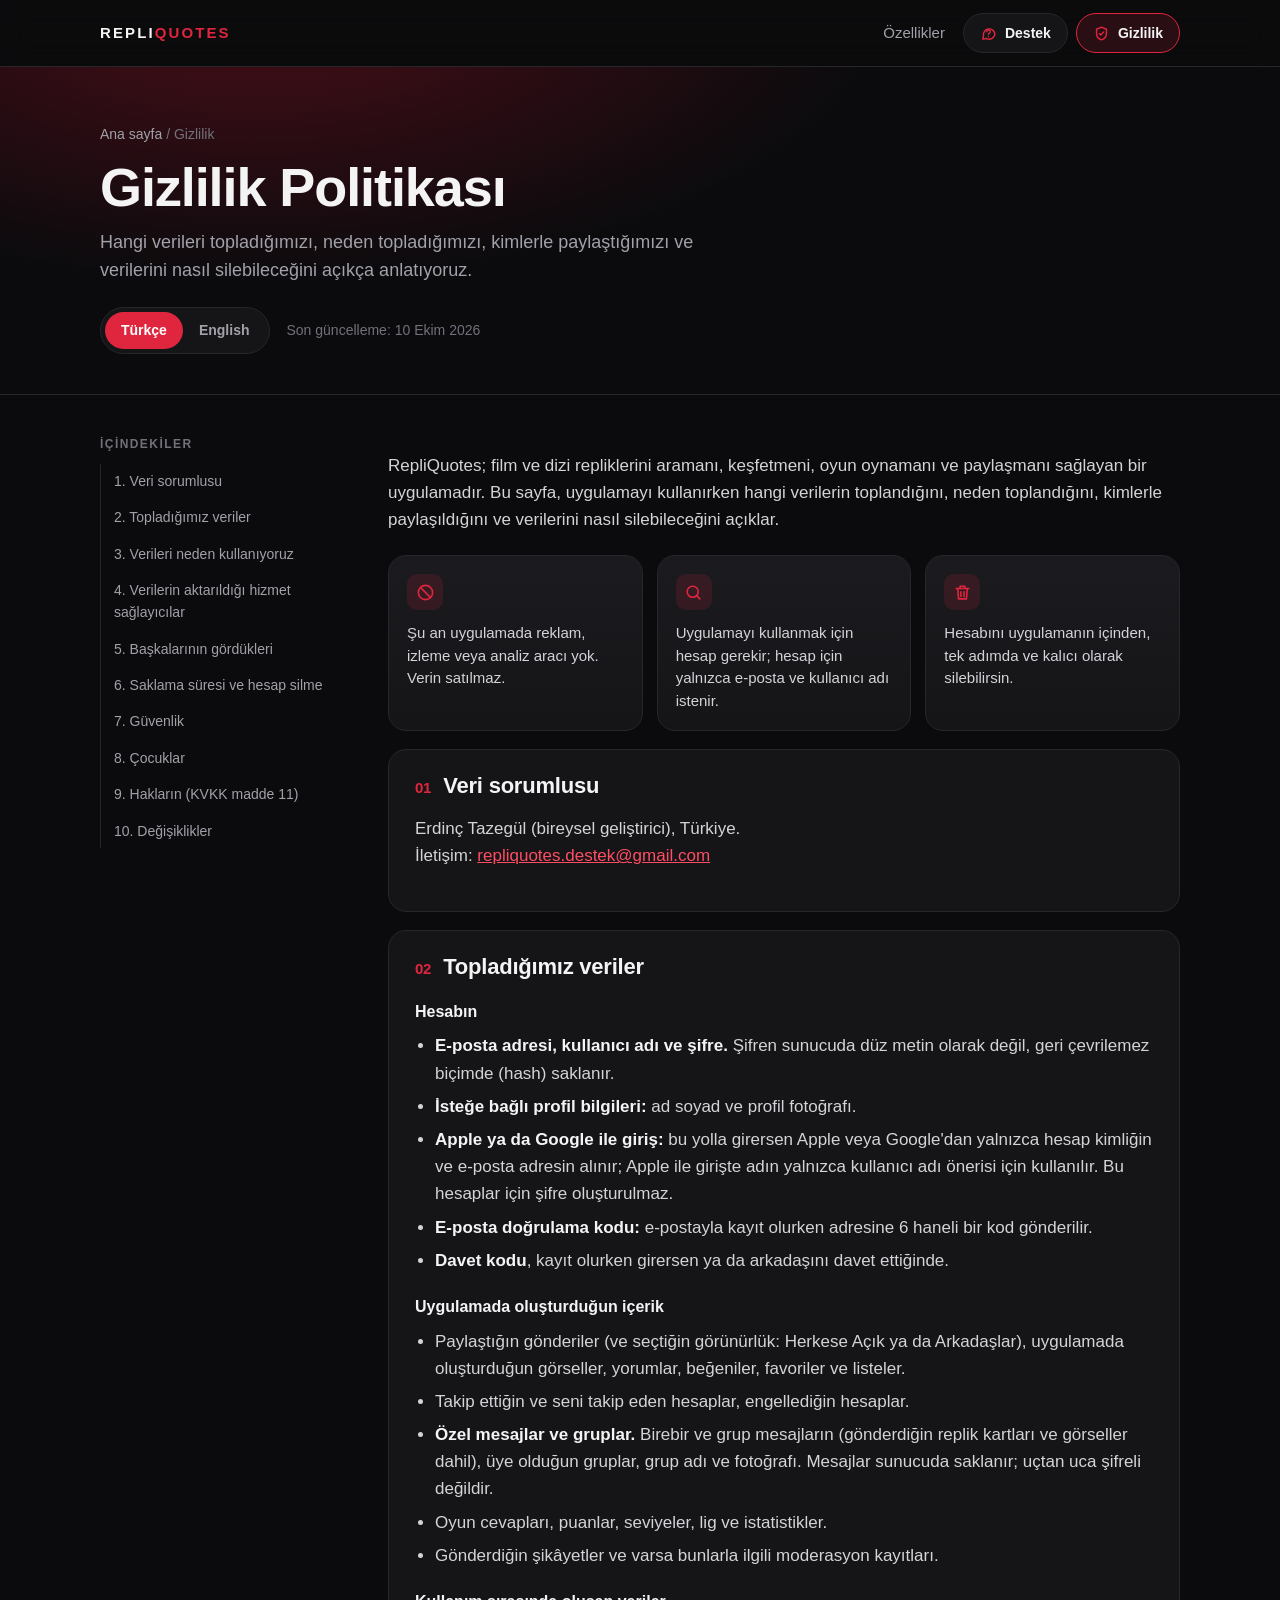
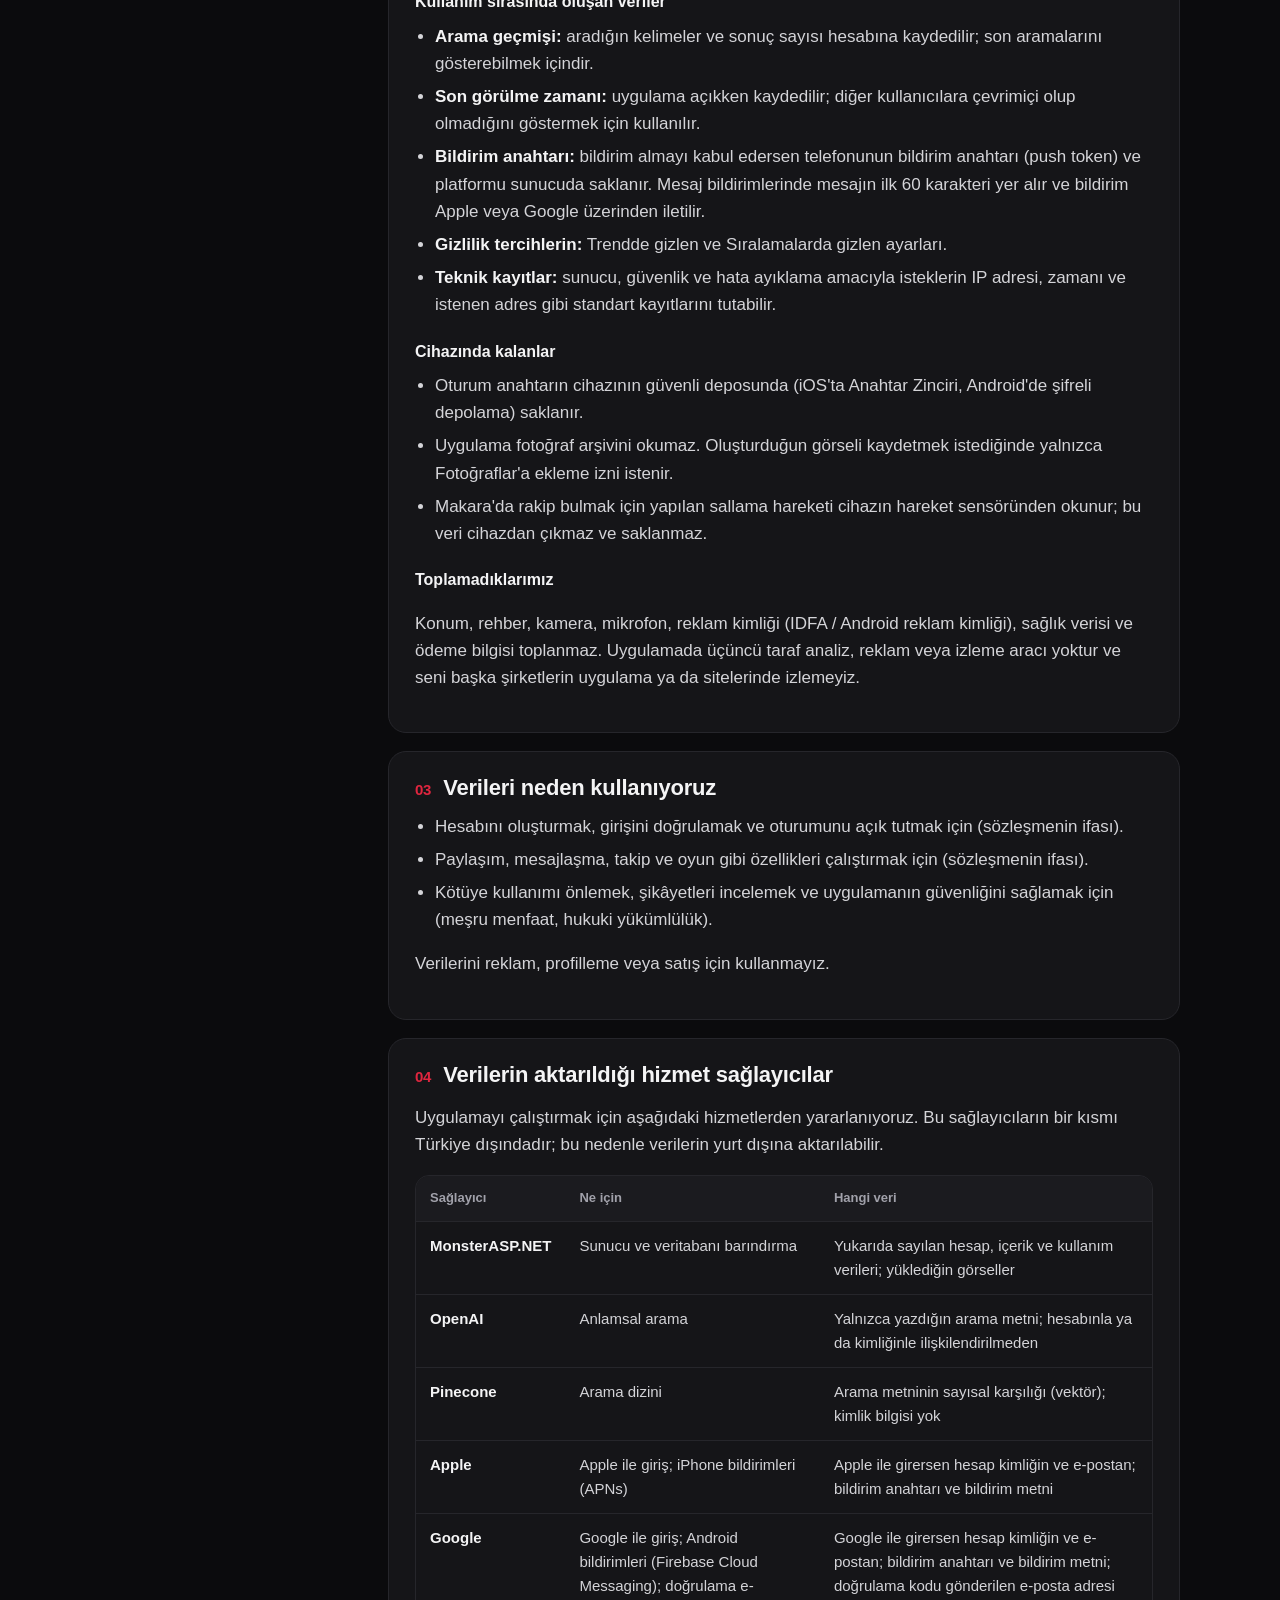
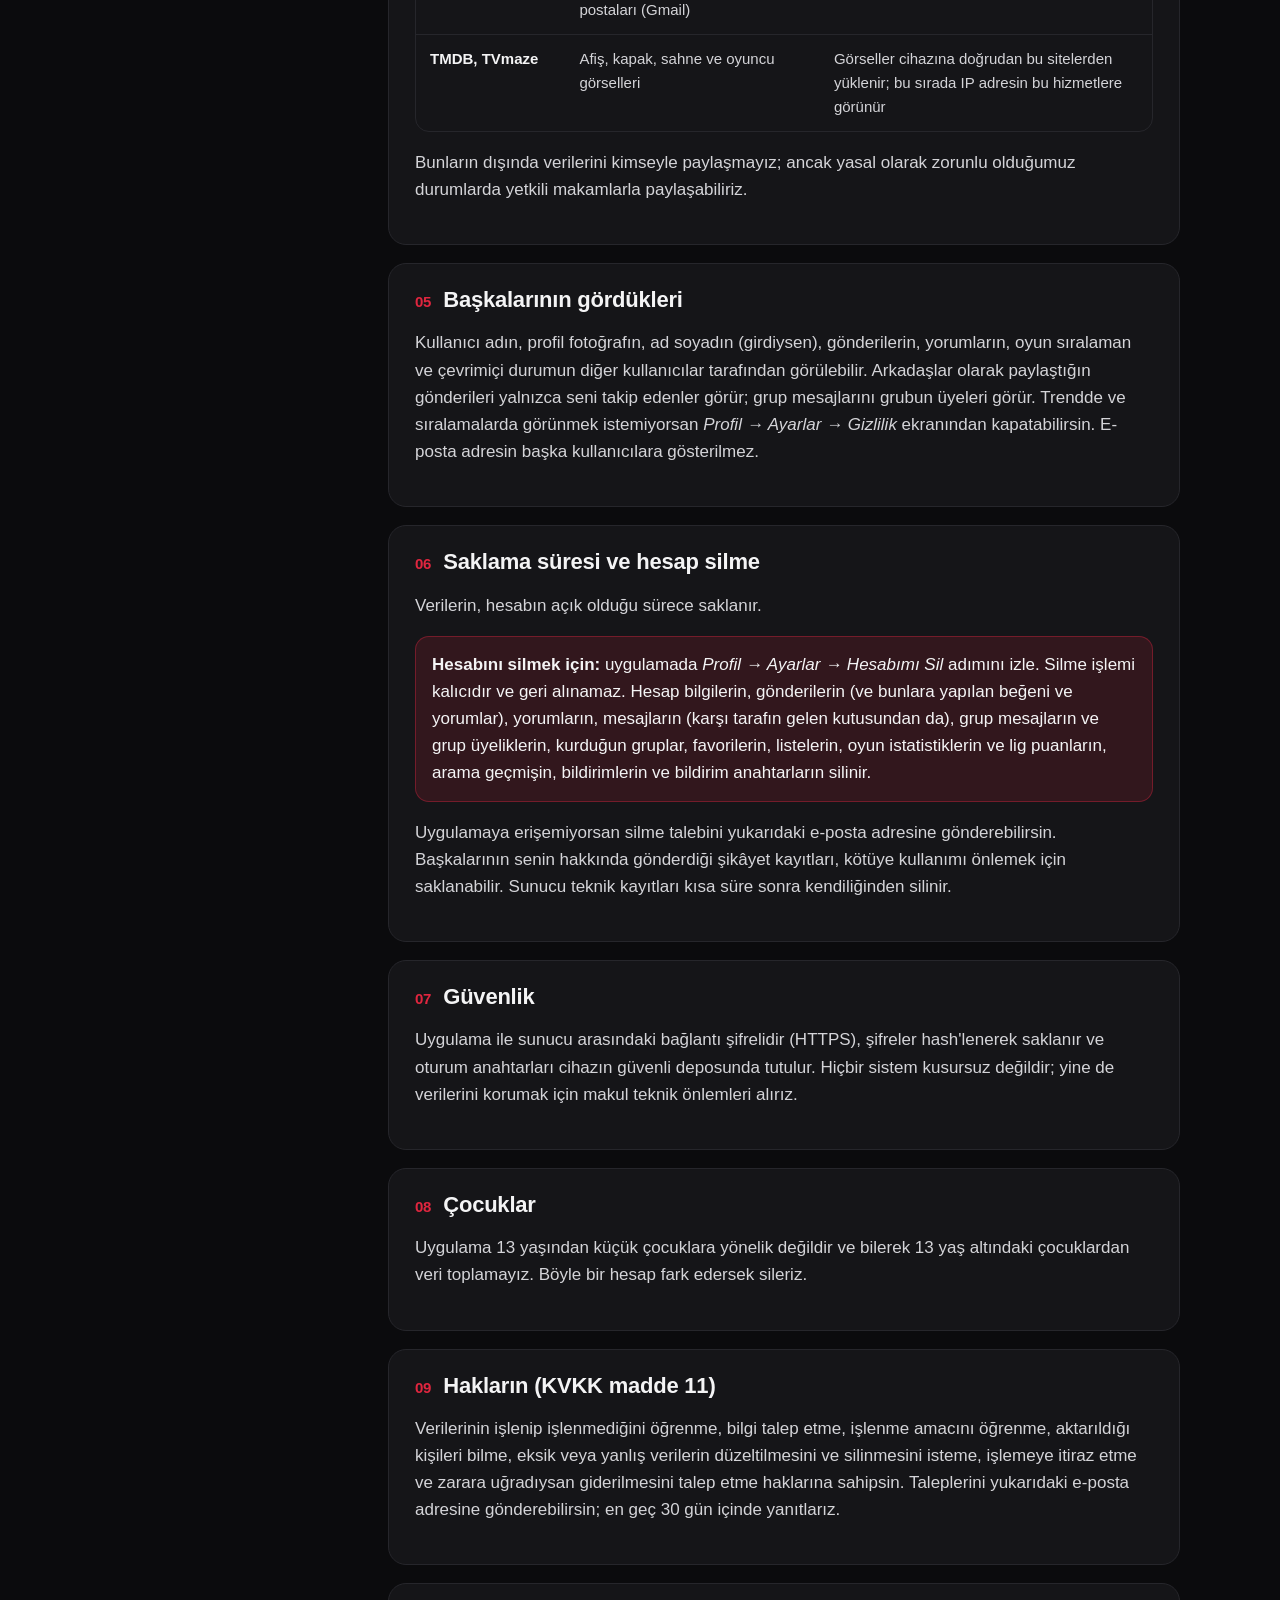
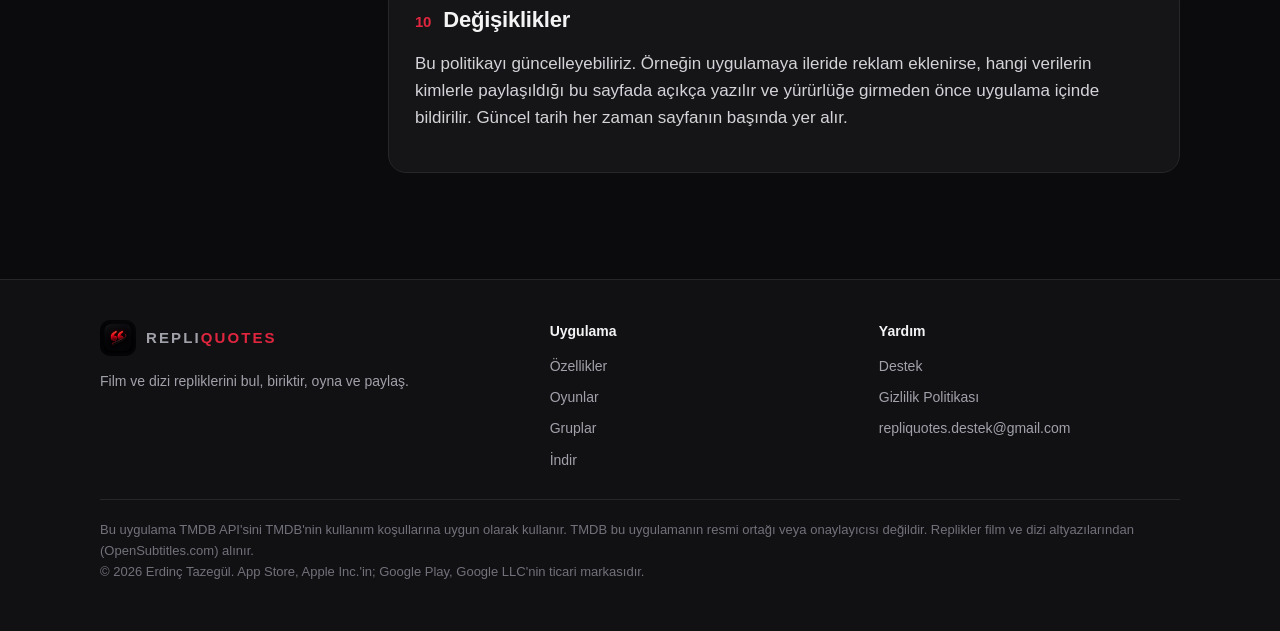
<file: gizlilik/index.html>
<!DOCTYPE html>
<html lang="tr">
<head>
<meta charset="utf-8">
<meta name="viewport" content="width=device-width, initial-scale=1">
<title>Gizlilik Politikası · RepliQuotes</title>
<meta name="description" content="RepliQuotes gizlilik politikası: toplanan veriler, kullanım amaçları, paylaşılan hizmetler ve hesap silme.">
<meta name="theme-color" content="#0B0B0D">
<meta name="apple-itunes-app" content="app-id=6815878501">
<link rel="icon" type="image/png" href="../favicon.png">
<link rel="apple-touch-icon" href="../apple-touch-icon.png">
<link rel="stylesheet" href="../assets/site.css">
</head>
<body>

<header class="ust">
  <div class="kap">
    <a class="logo" href="../" aria-label="RepliQuotes ana sayfa">
      <span class="marka">REPLI<span>QUOTES</span></span>
    </a>
    <nav class="menu" aria-label="Ana menü">
      <a class="yazi" href="../#ozellikler">Özellikler</a>
      <a class="nav-dugme" href="../destek/"><svg viewBox="0 0 24 24" fill="none" stroke="currentColor" stroke-width="2" stroke-linecap="round" stroke-linejoin="round"><path d="M21 12a8 8 0 0 1-11.6 7.1L4 20l1-4.6A8 8 0 1 1 21 12z"/><path d="M9.5 9.5a2.5 2.5 0 1 1 3.3 2.4c-.5.2-.8.6-.8 1.1v.5"/><path d="M12 16.5h.01"/></svg>Destek</a>
      <a class="nav-dugme aktif" href="../gizlilik/" aria-current="page"><svg viewBox="0 0 24 24" fill="none" stroke="currentColor" stroke-width="2" stroke-linecap="round" stroke-linejoin="round"><path d="M12 3l7 3v6c0 4.5-3 7.7-7 9-4-1.3-7-4.5-7-9V6l7-3z"/><path d="M9 12l2 2 4-4"/></svg>Gizlilik</a>
    </nav>
  </div>
</header>

<main>
  <section class="sayfa-bas">
    <div class="kap">
      <div class="yol"><a href="../"><span data-dil="tr">Ana sayfa</span><span data-dil="en" lang="en">Home</span></a> / <span data-dil="tr">Gizlilik</span><span data-dil="en" lang="en">Privacy</span></div>
      <h1><span data-dil="tr">Gizlilik Politikası</span><span data-dil="en" lang="en">Privacy Policy</span></h1>
      <p class="ozet-yazi" data-dil="tr">Hangi verileri topladığımızı, neden topladığımızı, kimlerle paylaştığımızı ve verilerini nasıl silebileceğini açıkça anlatıyoruz.</p><p class="ozet-yazi" data-dil="en" lang="en">We explain plainly what data we collect, why we collect it, who we share it with and how you can delete it.</p>
      <div class="bas-alt">
        <div class="dil-sec" role="group" aria-label="Dil">
          <button type="button" value="tr" aria-pressed="true">Türkçe</button>
          <button type="button" value="en" aria-pressed="false">English</button>
        </div>
        <span class="tarih"><span data-dil="tr">Son güncelleme: 10 Ekim 2026</span><span data-dil="en" lang="en">Last updated: October 10, 2026</span></span>
      </div>
    </div>
  </section>

  <section class="belge">
    <div class="kap">
      <div data-dil="tr">
        <div class="izgara">
          <aside class="icindekiler"><b>İçindekiler</b><ol><li><a href="#tr-1">1. Veri sorumlusu</a></li><li><a href="#tr-2">2. Topladığımız veriler</a></li><li><a href="#tr-3">3. Verileri neden kullanıyoruz</a></li><li><a href="#tr-4">4. Verilerin aktarıldığı hizmet sağlayıcılar</a></li><li><a href="#tr-5">5. Başkalarının gördükleri</a></li><li><a href="#tr-6">6. Saklama süresi ve hesap silme</a></li><li><a href="#tr-7">7. Güvenlik</a></li><li><a href="#tr-8">8. Çocuklar</a></li><li><a href="#tr-9">9. Hakların (KVKK madde 11)</a></li><li><a href="#tr-10">10. Değişiklikler</a></li></ol></aside>
          <div class="yazi-alani">
            <p>RepliQuotes; film ve dizi repliklerini aramanı, keşfetmeni, oyun oynamanı ve paylaşmanı sağlayan bir uygulamadır. Bu sayfa, uygulamayı kullanırken hangi verilerin toplandığını, neden toplandığını, kimlerle paylaşıldığını ve verilerini nasıl silebileceğini açıklar.</p>
            <div class="ozet-kartlar"><div><span class="ik"><svg viewBox="0 0 24 24" fill="none" stroke="currentColor" stroke-width="2" stroke-linecap="round" stroke-linejoin="round"><circle cx="12" cy="12" r="9"/><path d="M5.6 5.6l12.8 12.8"/></svg></span>Şu an uygulamada reklam, izleme veya analiz aracı yok. Verin satılmaz.</div><div><span class="ik"><svg viewBox="0 0 24 24" fill="none" stroke="currentColor" stroke-width="2" stroke-linecap="round" stroke-linejoin="round"><circle cx="11" cy="11" r="7"/><path d="M20 20l-4-4"/></svg></span>Uygulamayı kullanmak için hesap gerekir; hesap için yalnızca e-posta ve kullanıcı adı istenir.</div><div><span class="ik"><svg viewBox="0 0 24 24" fill="none" stroke="currentColor" stroke-width="2" stroke-linecap="round" stroke-linejoin="round"><path d="M4 7h16"/><path d="M9 7V4h6v3"/><path d="M6 7l1 13h10l1-13"/><path d="M10 11v6M14 11v6"/></svg></span>Hesabını uygulamanın içinden, tek adımda ve kalıcı olarak silebilirsin.</div></div>
            <section class="bolum" id="tr-1"><h2><span class="n">01</span>Veri sorumlusu</h2>
<p>Erdinç Tazegül (bireysel geliştirici), Türkiye.<br>
İletişim: <a href="mailto:repliquotes.destek@gmail.com">repliquotes.destek@gmail.com</a></p>
</section>
<section class="bolum" id="tr-2"><h2><span class="n">02</span>Topladığımız veriler</h2>
<h3>Hesabın</h3>
<ul>
  <li><strong>E-posta adresi, kullanıcı adı ve şifre.</strong> Şifren sunucuda düz metin olarak değil, geri çevrilemez biçimde (hash) saklanır.</li>
  <li><strong>İsteğe bağlı profil bilgileri:</strong> ad soyad ve profil fotoğrafı.</li>
  <li><strong>Apple ya da Google ile giriş:</strong> bu yolla girersen Apple veya Google'dan yalnızca hesap kimliğin ve e-posta adresin alınır; Apple ile girişte adın yalnızca kullanıcı adı önerisi için kullanılır. Bu hesaplar için şifre oluşturulmaz.</li>
  <li><strong>E-posta doğrulama kodu:</strong> e-postayla kayıt olurken adresine 6 haneli bir kod gönderilir.</li>
  <li><strong>Davet kodu</strong>, kayıt olurken girersen ya da arkadaşını davet ettiğinde.</li>
</ul>

<h3>Uygulamada oluşturduğun içerik</h3>
<ul>
  <li>Paylaştığın gönderiler (ve seçtiğin görünürlük: Herkese Açık ya da Arkadaşlar), uygulamada oluşturduğun görseller, yorumlar, beğeniler, favoriler ve listeler.</li>
  <li>Takip ettiğin ve seni takip eden hesaplar, engellediğin hesaplar.</li>
  <li><strong>Özel mesajlar ve gruplar.</strong> Birebir ve grup mesajların (gönderdiğin replik kartları ve görseller dahil), üye olduğun gruplar, grup adı ve fotoğrafı. Mesajlar sunucuda saklanır; uçtan uca şifreli değildir.</li>
  <li>Oyun cevapları, puanlar, seviyeler, lig ve istatistikler.</li>
  <li>Gönderdiğin şikâyetler ve varsa bunlarla ilgili moderasyon kayıtları.</li>
</ul>

<h3>Kullanım sırasında oluşan veriler</h3>
<ul>
  <li><strong>Arama geçmişi:</strong> aradığın kelimeler ve sonuç sayısı hesabına kaydedilir; son aramalarını gösterebilmek içindir.</li>
  <li><strong>Son görülme zamanı:</strong> uygulama açıkken kaydedilir; diğer kullanıcılara çevrimiçi olup olmadığını göstermek için kullanılır.</li>
  <li><strong>Bildirim anahtarı:</strong> bildirim almayı kabul edersen telefonunun bildirim anahtarı (push token) ve platformu sunucuda saklanır. Mesaj bildirimlerinde mesajın ilk 60 karakteri yer alır ve bildirim Apple veya Google üzerinden iletilir.</li>
  <li><strong>Gizlilik tercihlerin:</strong> Trendde gizlen ve Sıralamalarda gizlen ayarları.</li>
  <li><strong>Teknik kayıtlar:</strong> sunucu, güvenlik ve hata ayıklama amacıyla isteklerin IP adresi, zamanı ve istenen adres gibi standart kayıtlarını tutabilir.</li>
</ul>

<h3>Cihazında kalanlar</h3>
<ul>
  <li>Oturum anahtarın cihazının güvenli deposunda (iOS'ta Anahtar Zinciri, Android'de şifreli depolama) saklanır.</li>
  <li>Uygulama fotoğraf arşivini okumaz. Oluşturduğun görseli kaydetmek istediğinde yalnızca Fotoğraflar'a ekleme izni istenir.</li>
  <li>Makara'da rakip bulmak için yapılan sallama hareketi cihazın hareket sensöründen okunur; bu veri cihazdan çıkmaz ve saklanmaz.</li>
</ul>

<h3>Toplamadıklarımız</h3>
<p>Konum, rehber, kamera, mikrofon, reklam kimliği (IDFA / Android reklam kimliği), sağlık verisi ve ödeme bilgisi toplanmaz. Uygulamada üçüncü taraf analiz, reklam veya izleme aracı yoktur ve seni başka şirketlerin uygulama ya da sitelerinde izlemeyiz.</p>
</section>
<section class="bolum" id="tr-3"><h2><span class="n">03</span>Verileri neden kullanıyoruz</h2>
<ul>
  <li>Hesabını oluşturmak, girişini doğrulamak ve oturumunu açık tutmak için (sözleşmenin ifası).</li>
  <li>Paylaşım, mesajlaşma, takip ve oyun gibi özellikleri çalıştırmak için (sözleşmenin ifası).</li>
  <li>Kötüye kullanımı önlemek, şikâyetleri incelemek ve uygulamanın güvenliğini sağlamak için (meşru menfaat, hukuki yükümlülük).</li>
</ul>
<p>Verilerini reklam, profilleme veya satış için kullanmayız.</p>
</section>
<section class="bolum" id="tr-4"><h2><span class="n">04</span>Verilerin aktarıldığı hizmet sağlayıcılar</h2>
<p>Uygulamayı çalıştırmak için aşağıdaki hizmetlerden yararlanıyoruz. Bu sağlayıcıların bir kısmı Türkiye dışındadır; bu nedenle verilerin yurt dışına aktarılabilir.</p>
<div class="tablo">
<table>
  <tr><th>Sağlayıcı</th><th>Ne için</th><th>Hangi veri</th></tr>
  <tr><td data-etiket="Sağlayıcı">MonsterASP.NET</td><td data-etiket="Ne için">Sunucu ve veritabanı barındırma</td><td data-etiket="Hangi veri">Yukarıda sayılan hesap, içerik ve kullanım verileri; yüklediğin görseller</td></tr>
  <tr><td data-etiket="Sağlayıcı">OpenAI</td><td data-etiket="Ne için">Anlamsal arama</td><td data-etiket="Hangi veri">Yalnızca yazdığın arama metni; hesabınla ya da kimliğinle ilişkilendirilmeden</td></tr>
  <tr><td data-etiket="Sağlayıcı">Pinecone</td><td data-etiket="Ne için">Arama dizini</td><td data-etiket="Hangi veri">Arama metninin sayısal karşılığı (vektör); kimlik bilgisi yok</td></tr>
  <tr><td data-etiket="Sağlayıcı">Apple</td><td data-etiket="Ne için">Apple ile giriş; iPhone bildirimleri (APNs)</td><td data-etiket="Hangi veri">Apple ile girersen hesap kimliğin ve e-postan; bildirim anahtarı ve bildirim metni</td></tr>
  <tr><td data-etiket="Sağlayıcı">Google</td><td data-etiket="Ne için">Google ile giriş; Android bildirimleri (Firebase Cloud Messaging); doğrulama e-postaları (Gmail)</td><td data-etiket="Hangi veri">Google ile girersen hesap kimliğin ve e-postan; bildirim anahtarı ve bildirim metni; doğrulama kodu gönderilen e-posta adresi</td></tr>
  <tr><td data-etiket="Sağlayıcı">TMDB, TVmaze</td><td data-etiket="Ne için">Afiş, kapak, sahne ve oyuncu görselleri</td><td data-etiket="Hangi veri">Görseller cihazına doğrudan bu sitelerden yüklenir; bu sırada IP adresin bu hizmetlere görünür</td></tr>
</table>
</div>
<p>Bunların dışında verilerini kimseyle paylaşmayız; ancak yasal olarak zorunlu olduğumuz durumlarda yetkili makamlarla paylaşabiliriz.</p>
</section>
<section class="bolum" id="tr-5"><h2><span class="n">05</span>Başkalarının gördükleri</h2>
<p>Kullanıcı adın, profil fotoğrafın, ad soyadın (girdiysen), gönderilerin, yorumların, oyun sıralaman ve çevrimiçi durumun diğer kullanıcılar tarafından görülebilir. Arkadaşlar olarak paylaştığın gönderileri yalnızca seni takip edenler görür; grup mesajlarını grubun üyeleri görür. Trendde ve sıralamalarda görünmek istemiyorsan <em>Profil → Ayarlar → Gizlilik</em> ekranından kapatabilirsin. E-posta adresin başka kullanıcılara gösterilmez.</p>
</section>
<section class="bolum" id="tr-6"><h2><span class="n">06</span>Saklama süresi ve hesap silme</h2>
<p>Verilerin, hesabın açık olduğu sürece saklanır.</p>
<div class="kart">
  <strong>Hesabını silmek için:</strong> uygulamada <em>Profil → Ayarlar → Hesabımı Sil</em> adımını izle. Silme işlemi kalıcıdır ve geri alınamaz. Hesap bilgilerin, gönderilerin (ve bunlara yapılan beğeni ve yorumlar), yorumların, mesajların (karşı tarafın gelen kutusundan da), grup mesajların ve grup üyeliklerin, kurduğun gruplar, favorilerin, listelerin, oyun istatistiklerin ve lig puanların, arama geçmişin, bildirimlerin ve bildirim anahtarların silinir.
</div>
<p>Uygulamaya erişemiyorsan silme talebini yukarıdaki e-posta adresine gönderebilirsin. Başkalarının senin hakkında gönderdiği şikâyet kayıtları, kötüye kullanımı önlemek için saklanabilir. Sunucu teknik kayıtları kısa süre sonra kendiliğinden silinir.</p>
</section>
<section class="bolum" id="tr-7"><h2><span class="n">07</span>Güvenlik</h2>
<p>Uygulama ile sunucu arasındaki bağlantı şifrelidir (HTTPS), şifreler hash'lenerek saklanır ve oturum anahtarları cihazın güvenli deposunda tutulur. Hiçbir sistem kusursuz değildir; yine de verilerini korumak için makul teknik önlemleri alırız.</p>
</section>
<section class="bolum" id="tr-8"><h2><span class="n">08</span>Çocuklar</h2>
<p>Uygulama 13 yaşından küçük çocuklara yönelik değildir ve bilerek 13 yaş altındaki çocuklardan veri toplamayız. Böyle bir hesap fark edersek sileriz.</p>
</section>
<section class="bolum" id="tr-9"><h2><span class="n">09</span>Hakların (KVKK madde 11)</h2>
<p>Verilerinin işlenip işlenmediğini öğrenme, bilgi talep etme, işlenme amacını öğrenme, aktarıldığı kişileri bilme, eksik veya yanlış verilerin düzeltilmesini ve silinmesini isteme, işlemeye itiraz etme ve zarara uğradıysan giderilmesini talep etme haklarına sahipsin. Taleplerini yukarıdaki e-posta adresine gönderebilirsin; en geç 30 gün içinde yanıtlarız.</p>
</section>
<section class="bolum" id="tr-10"><h2><span class="n">10</span>Değişiklikler</h2>
<p>Bu politikayı güncelleyebiliriz. Örneğin uygulamaya ileride reklam eklenirse, hangi verilerin kimlerle paylaşıldığı bu sayfada açıkça yazılır ve yürürlüğe girmeden önce uygulama içinde bildirilir. Güncel tarih her zaman sayfanın başında yer alır.</p>
</section>
          </div>
        </div>
      </div>
      <div data-dil="en" lang="en">
        <div class="izgara">
          <aside class="icindekiler"><b>Contents</b><ol><li><a href="#en-1">1. Data controller</a></li><li><a href="#en-2">2. Data we collect</a></li><li><a href="#en-3">3. Why we use data</a></li><li><a href="#en-4">4. Service providers</a></li><li><a href="#en-5">5. What others can see</a></li><li><a href="#en-6">6. Retention and account deletion</a></li><li><a href="#en-7">7. Security</a></li><li><a href="#en-8">8. Children</a></li><li><a href="#en-9">9. Your rights</a></li><li><a href="#en-10">10. Changes</a></li></ol></aside>
          <div class="yazi-alani">
            <p>RepliQuotes is an app for searching, discovering, playing with and sharing movie and TV quotes. This page explains what data is collected, why, who it is shared with and how you can delete it.</p>
            <div class="ozet-kartlar"><div><span class="ik"><svg viewBox="0 0 24 24" fill="none" stroke="currentColor" stroke-width="2" stroke-linecap="round" stroke-linejoin="round"><circle cx="12" cy="12" r="9"/><path d="M5.6 5.6l12.8 12.8"/></svg></span>The app currently has no ads, tracking or analytics tools. Your data is never sold.</div><div><span class="ik"><svg viewBox="0 0 24 24" fill="none" stroke="currentColor" stroke-width="2" stroke-linecap="round" stroke-linejoin="round"><circle cx="11" cy="11" r="7"/><path d="M20 20l-4-4"/></svg></span>An account is required to use the app; only an email address and username are needed to create one.</div><div><span class="ik"><svg viewBox="0 0 24 24" fill="none" stroke="currentColor" stroke-width="2" stroke-linecap="round" stroke-linejoin="round"><path d="M4 7h16"/><path d="M9 7V4h6v3"/><path d="M6 7l1 13h10l1-13"/><path d="M10 11v6M14 11v6"/></svg></span>You can permanently delete your account from inside the app.</div></div>
            <section class="bolum" id="en-1"><h2><span class="n">01</span>Data controller</h2>
<p>Erdinç Tazegül (individual developer), Turkey.<br>
Contact: <a href="mailto:repliquotes.destek@gmail.com">repliquotes.destek@gmail.com</a></p>
</section>
<section class="bolum" id="en-2"><h2><span class="n">02</span>Data we collect</h2>
<h3>Your account</h3>
<ul>
  <li><strong>Email address, username and password.</strong> Passwords are stored as a one-way hash, never in plain text.</li>
  <li><strong>Optional profile details:</strong> full name and profile photo.</li>
  <li><strong>Sign in with Apple or Google:</strong> if you use these, we receive only your account identifier and email address; with Apple, your first name is used only to suggest a username. No password is created for these accounts.</li>
  <li><strong>Email verification code:</strong> when you sign up with email, a 6-digit code is sent to your address.</li>
  <li><strong>Invite code</strong>, if you enter one at sign-up or invite a friend.</li>
</ul>
<h3>Content you create</h3>
<ul>
  <li>Posts (and the visibility you choose: Public or Friends), images you create in the app, comments, likes, favorites and lists.</li>
  <li>Accounts you follow, accounts following you and accounts you block.</li>
  <li><strong>Private messages and groups.</strong> Your direct and group messages (including quote cards and images you send), the groups you belong to, and group names and photos. Messages are stored on the server and are not end-to-end encrypted.</li>
  <li>Game answers, scores, levels, league and statistics.</li>
  <li>Reports you submit and any related moderation records.</li>
</ul>
<h3>Usage data</h3>
<ul>
  <li><strong>Search history:</strong> your search terms and result counts are saved to your account to show your recent searches.</li>
  <li><strong>Last seen time:</strong> recorded while the app is open and used to show other users whether you are online.</li>
  <li><strong>Notification token:</strong> if you allow notifications, your device's push token and platform are stored on the server. Message notifications contain the first 60 characters of the message and are delivered through Apple or Google.</li>
  <li><strong>Privacy preferences:</strong> your Hide from trending and Hide from rankings settings.</li>
  <li><strong>Technical logs:</strong> the server may keep standard request logs (IP address, time, requested path) for security and debugging.</li>
</ul>
<h3>Stays on your device</h3>
<ul>
  <li>Your session token is stored in the device's secure storage (Keychain on iOS, encrypted storage on Android).</li>
  <li>The app does not read your photo library. When you save an image you created, it only asks for permission to add it to Photos.</li>
  <li>The shake gesture used to find an opponent in Makara is read from the motion sensor; this data never leaves your device and is not stored.</li>
</ul>
<h3>What we don't collect</h3>
<p>No location, contacts, camera, microphone, advertising identifier (IDFA / Android advertising ID), health data or payment information. The app contains no third-party analytics, advertising or tracking tools, and we do not track you across other companies' apps or websites.</p>
</section>
<section class="bolum" id="en-3"><h2><span class="n">03</span>Why we use data</h2>
<ul>
  <li>To create your account, sign you in and keep you signed in.</li>
  <li>To run features such as sharing, messaging, following and games.</li>
  <li>To prevent abuse, review reports and keep the app secure.</li>
</ul>
<p>We do not use your data for advertising, profiling or sale.</p>
</section>
<section class="bolum" id="en-4"><h2><span class="n">04</span>Service providers</h2>
<p>Some of these providers are located outside Turkey, so your data may be transferred abroad.</p>
<div class="tablo">
<table>
  <tr><th>Provider</th><th>Purpose</th><th>Data</th></tr>
  <tr><td data-etiket="Provider">MonsterASP.NET</td><td data-etiket="Purpose">Server and database hosting</td><td data-etiket="Data">Account, content and usage data listed above; uploaded images</td></tr>
  <tr><td data-etiket="Provider">OpenAI</td><td data-etiket="Purpose">Semantic search</td><td data-etiket="Data">Only the search text you type, not linked to your account or identity</td></tr>
  <tr><td data-etiket="Provider">Pinecone</td><td data-etiket="Purpose">Search index</td><td data-etiket="Data">A numeric representation (vector) of the search text; no identity</td></tr>
  <tr><td data-etiket="Provider">Apple</td><td data-etiket="Purpose">Sign in with Apple; iPhone notifications (APNs)</td><td data-etiket="Data">Your account identifier and email if you sign in with Apple; notification token and notification text</td></tr>
  <tr><td data-etiket="Provider">Google</td><td data-etiket="Purpose">Google sign-in; Android notifications (Firebase Cloud Messaging); verification emails (Gmail)</td><td data-etiket="Data">Your account identifier and email if you sign in with Google; notification token and notification text; the email address the verification code is sent to</td></tr>
  <tr><td data-etiket="Provider">TMDB, TVmaze</td><td data-etiket="Purpose">Posters, backdrops, episode stills and actor images</td><td data-etiket="Data">Images load directly from these services, which can see your IP address</td></tr>
</table>
</div>
<p>We share data with no one else, except where legally required.</p>
</section>
<section class="bolum" id="en-5"><h2><span class="n">05</span>What others can see</h2>
<p>Your username, profile photo, full name (if provided), posts, comments, game rankings and online status may be visible to other users. Posts shared as Friends are visible only to people who follow you; group messages are visible to group members. To stay out of trending and rankings, use <em>Profil → Ayarlar → Gizlilik</em> (Profile → Settings → Privacy). Your email address is never shown to other users.</p>
</section>
<section class="bolum" id="en-6"><h2><span class="n">06</span>Retention and account deletion</h2>
<p>Your data is kept while your account exists.</p>
<div class="kart">
  <strong>To delete your account:</strong> in the app, go to <em>Profil → Ayarlar → Hesabımı Sil</em> (Profile → Settings → Delete My Account). Deletion is permanent. Your account details, posts (including likes and comments on them), comments, messages (also from the other person's inbox), group messages and memberships, groups you created, favorites, lists, game statistics and league points, search history, notifications and notification tokens are deleted.
</div>
<p>If you cannot access the app, send a deletion request to the email address above. Reports that other users filed about you may be kept to prevent abuse. Server technical logs are removed automatically after a short period.</p>
</section>
<section class="bolum" id="en-7"><h2><span class="n">07</span>Security</h2>
<p>Traffic between the app and the server is encrypted (HTTPS), passwords are hashed and session tokens are kept in the device's secure storage. No system is perfect, but we take reasonable technical measures to protect your data.</p>
</section>
<section class="bolum" id="en-8"><h2><span class="n">08</span>Children</h2>
<p>The app is not directed at children under 13, and we do not knowingly collect data from them. If we become aware of such an account, we delete it.</p>
</section>
<section class="bolum" id="en-9"><h2><span class="n">09</span>Your rights</h2>
<p>Under the Turkish Personal Data Protection Law (KVKK, Article 11) and similar laws, you can ask whether your data is processed, request access, correction or deletion, learn who it was shared with, object to processing, and seek compensation for damage. Send requests to the email address above; we respond within 30 days.</p>
</section>
<section class="bolum" id="en-10"><h2><span class="n">10</span>Changes</h2>
<p>We may update this policy. For example, if ads are added in the future, the data involved and who it is shared with will be described here and announced in the app before taking effect. The current date is always shown at the top.</p>
</section>
          </div>
        </div>
      </div>
    </div>
  </section>
</main>

<footer>
  <div class="kap">
    <div>
      <a class="logo" href="../"><img src="../img/ikon.png" alt=""><span class="marka">REPLI<span>QUOTES</span></span></a>
      <p>Film ve dizi repliklerini bul, biriktir, oyna ve paylaş.</p>
    </div>
    <div>
      <h4>Uygulama</h4>
      <ul>
        <li><a href="../#ozellikler">Özellikler</a></li>
        <li><a href="../#oyunlar">Oyunlar</a></li>
        <li><a href="../#gruplar">Gruplar</a></li>
        <li><a href="../#indir">İndir</a></li>
      </ul>
    </div>
    <div>
      <h4>Yardım</h4>
      <ul>
        <li><a href="../destek/">Destek</a></li>
        <li><a href="../gizlilik/">Gizlilik Politikası</a></li>
        <li><a href="mailto:repliquotes.destek@gmail.com">repliquotes.destek@gmail.com</a></li>
      </ul>
    </div>
    <div class="kaynak">
      Bu uygulama TMDB API'sini TMDB'nin kullanım koşullarına uygun olarak kullanır. TMDB bu uygulamanın resmi ortağı veya onaylayıcısı değildir. Replikler film ve dizi altyazılarından (OpenSubtitles.com) alınır.<br>
      © 2026 Erdinç Tazegül. App Store, Apple Inc.'in; Google Play, Google LLC'nin ticari markasıdır.
    </div>
  </div>
</footer>
<script>
(function () {
  var bolumler = document.querySelectorAll('[data-dil]');
  var dugmeler = document.querySelectorAll('.dil-sec button');
  function goster(dil) {
    bolumler.forEach(function (b) { b.hidden = b.getAttribute('data-dil') !== dil; });
    dugmeler.forEach(function (d) { d.setAttribute('aria-pressed', d.value === dil ? 'true' : 'false'); });
    document.documentElement.lang = dil;
  }
  dugmeler.forEach(function (d) {
    d.addEventListener('click', function () {
      goster(d.value);
      history.replaceState(null, '', d.value === 'en' ? '#en' : location.pathname);
    });
  });
  goster(location.hash === '#en' ? 'en' : 'tr');
})();
</script>
</body>
</html>
</file>
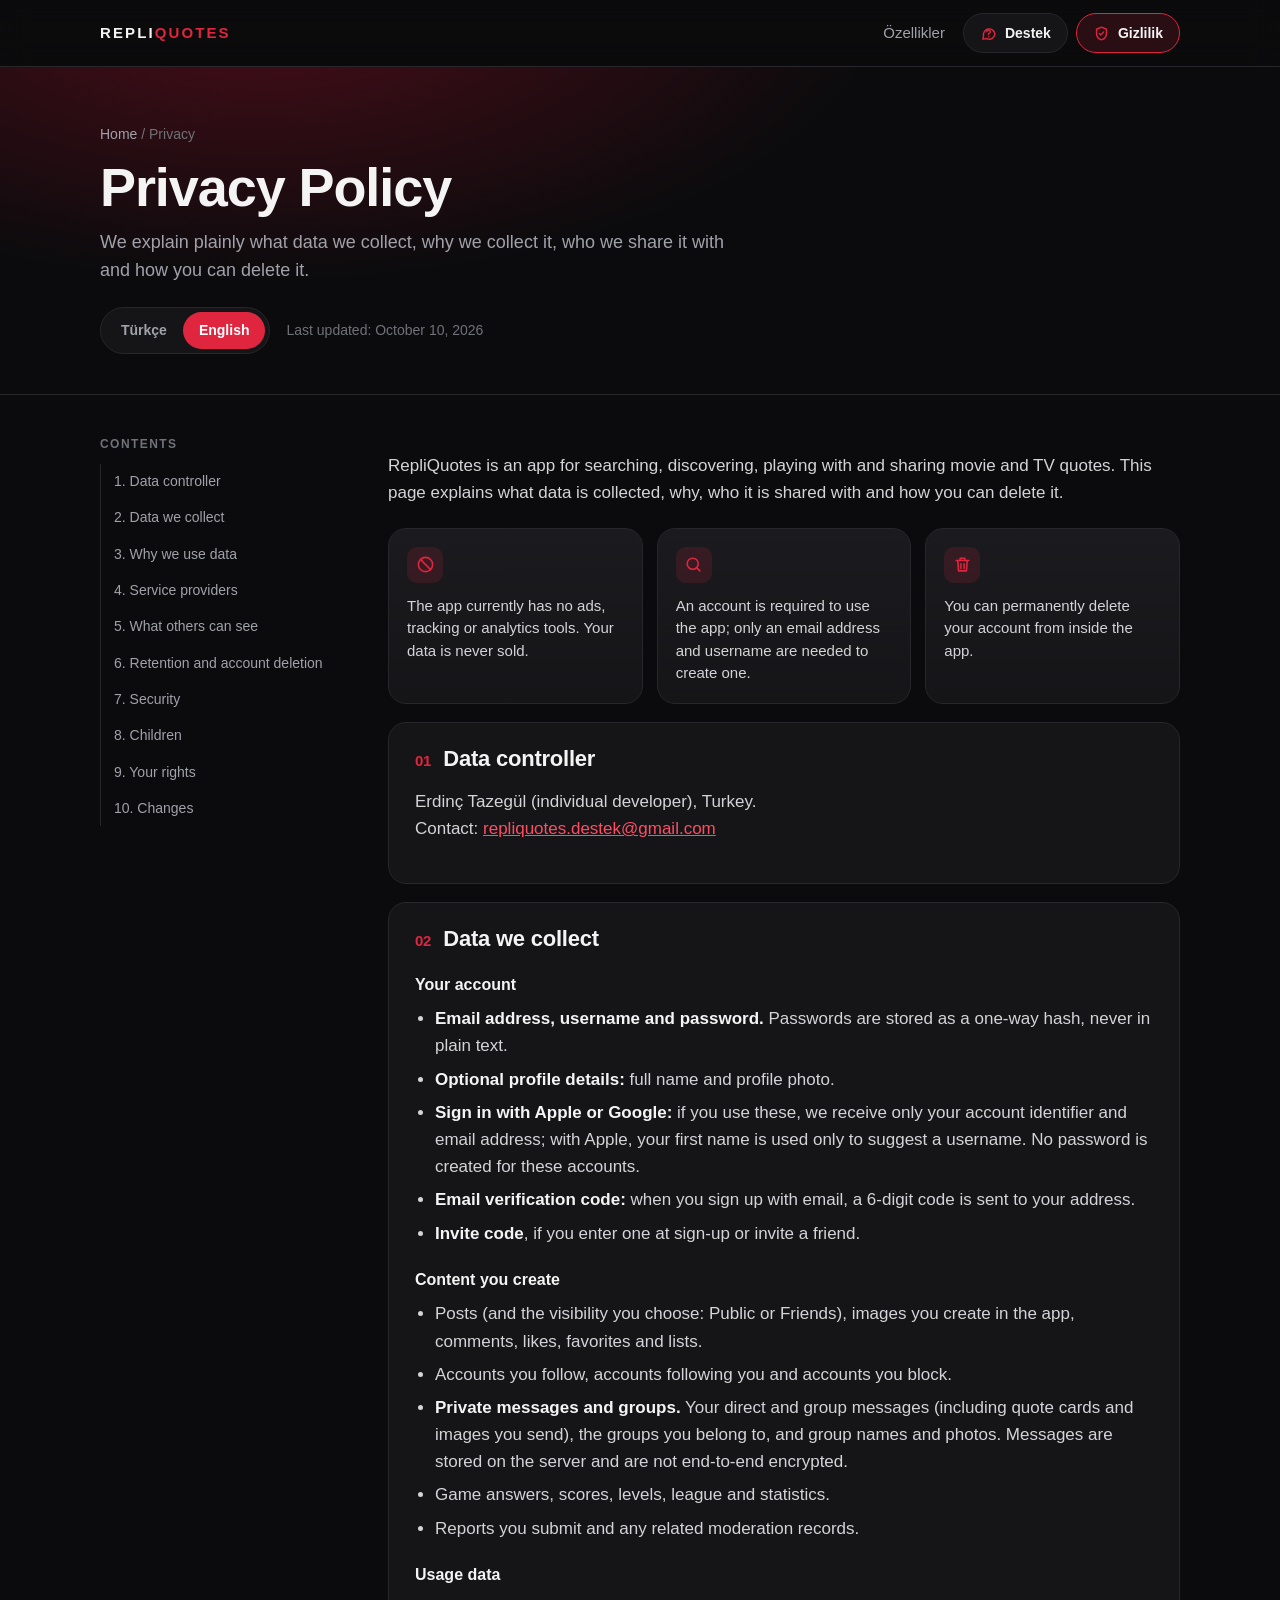
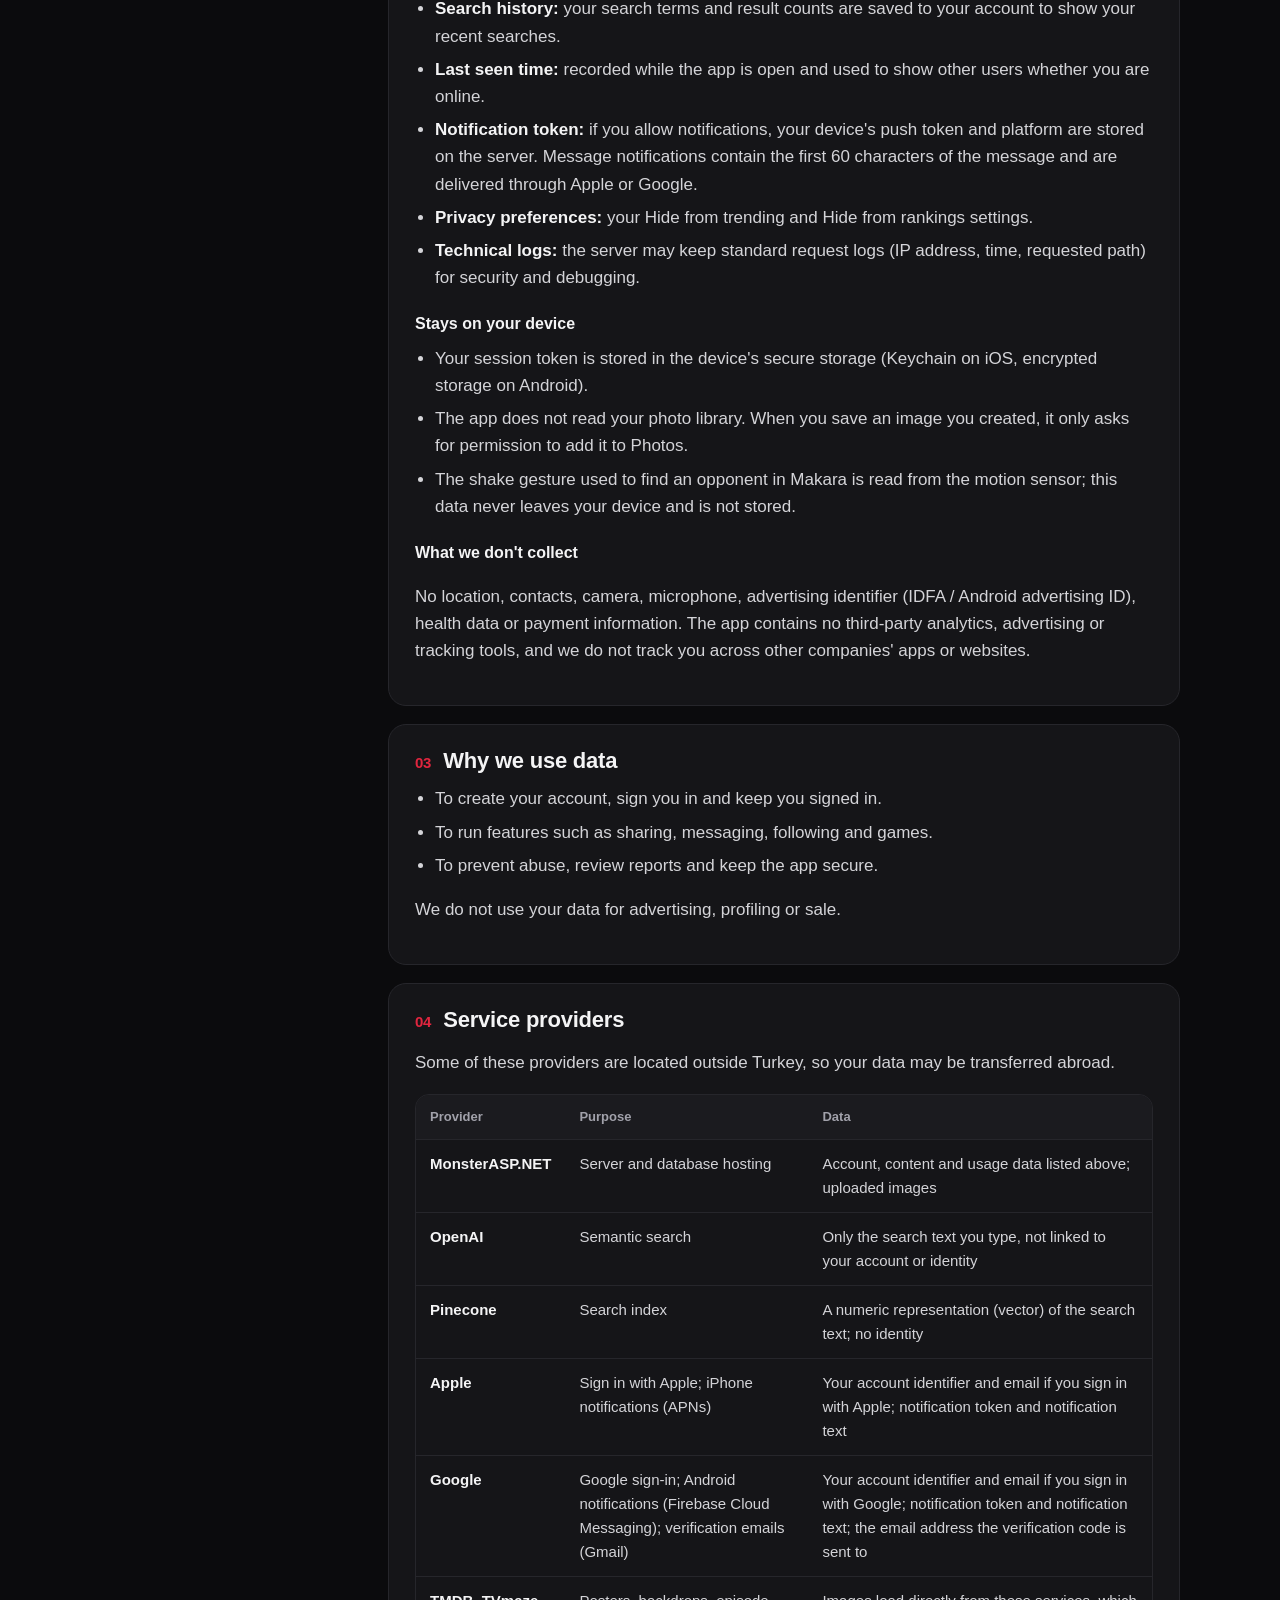
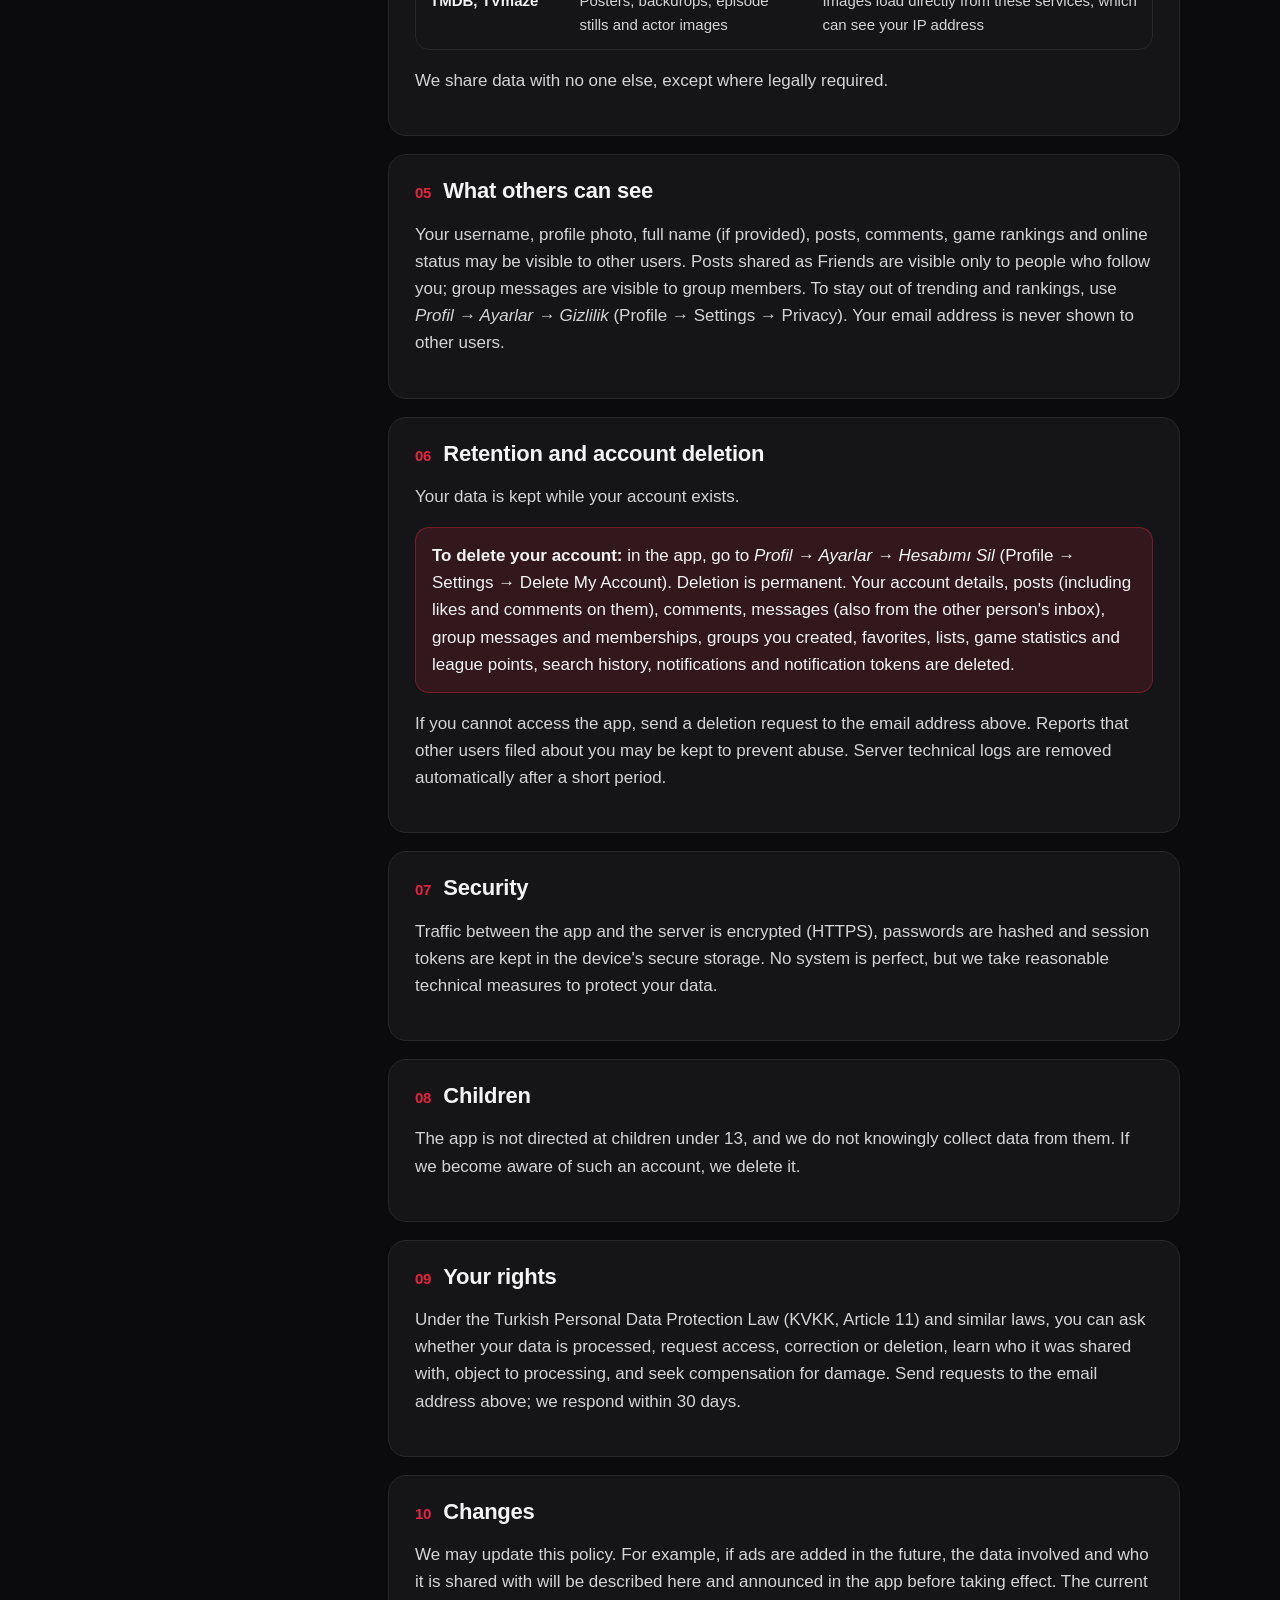
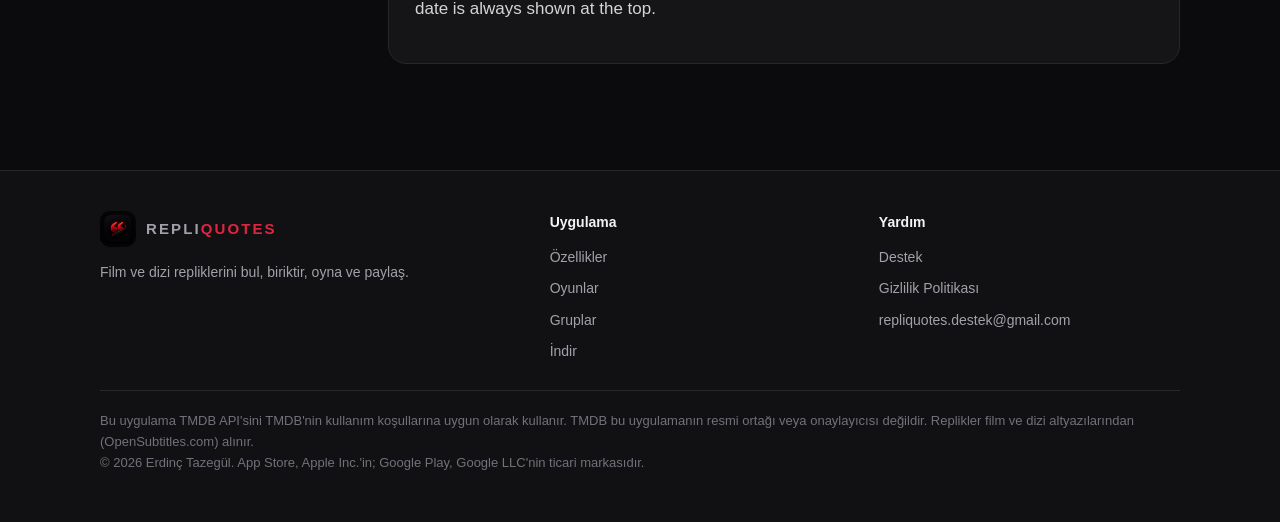
<file: privacy/index.html>
<!DOCTYPE html>
<html lang="en"><head><meta charset="utf-8">
<title>RepliQuotes</title>
<meta http-equiv="refresh" content="0; url=../gizlilik/#en">
<link rel="canonical" href="https://repliquotes.com/gizlilik/">
</head><body><a href="../gizlilik/#en">Continue</a></body></html>
</file>
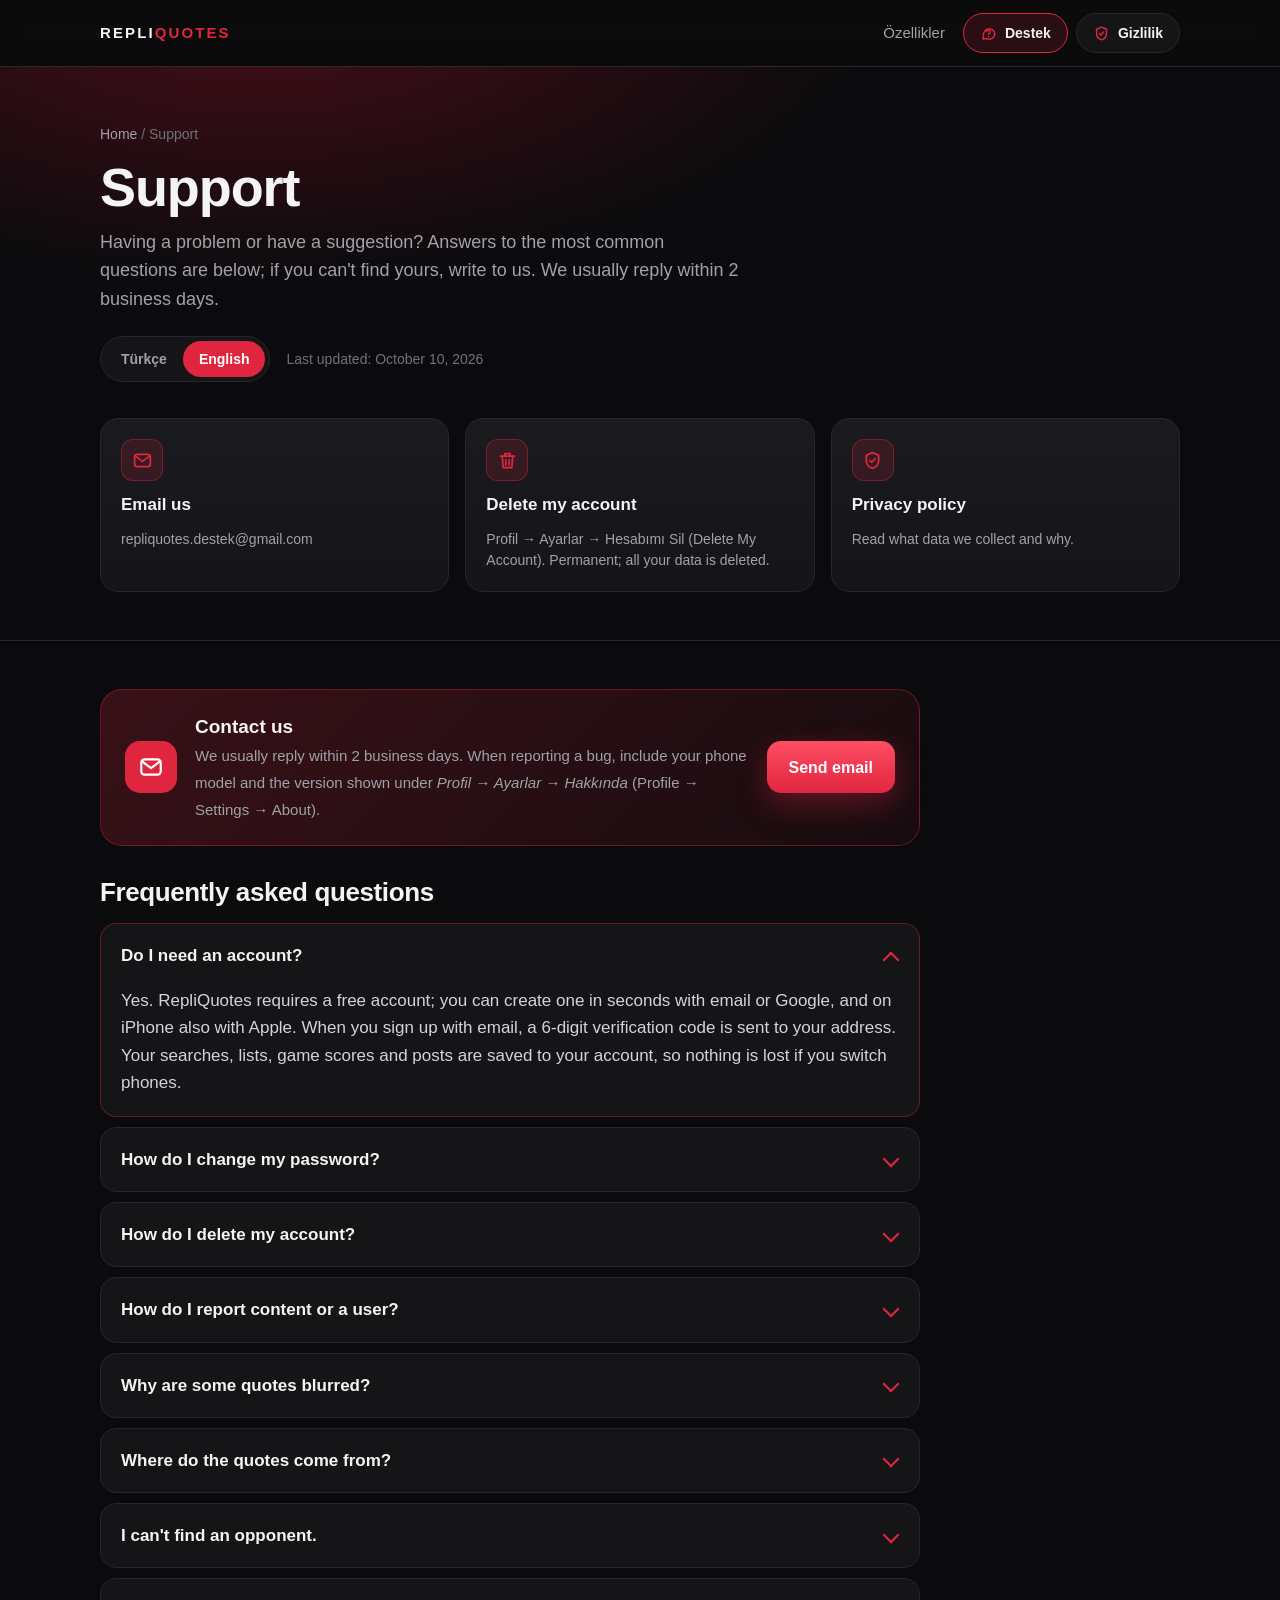
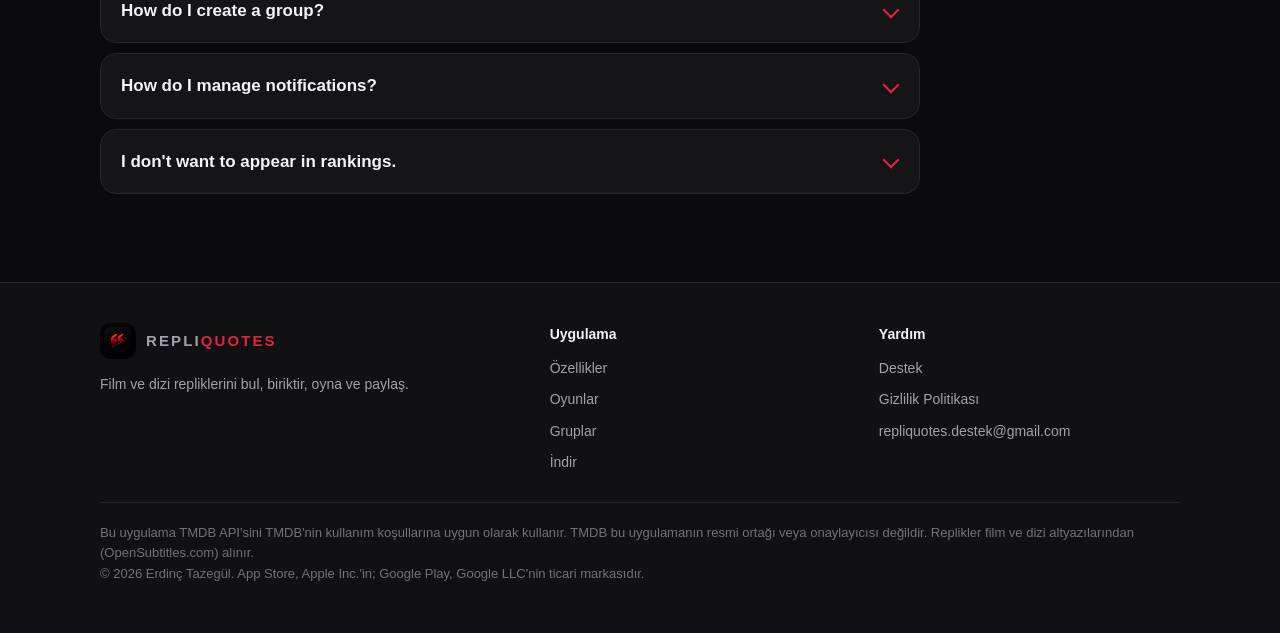
<file: support/index.html>
<!DOCTYPE html>
<html lang="en"><head><meta charset="utf-8">
<title>RepliQuotes</title>
<meta http-equiv="refresh" content="0; url=../destek/#en">
<link rel="canonical" href="https://repliquotes.com/destek/">
</head><body><a href="../destek/#en">Continue</a></body></html>
</file>
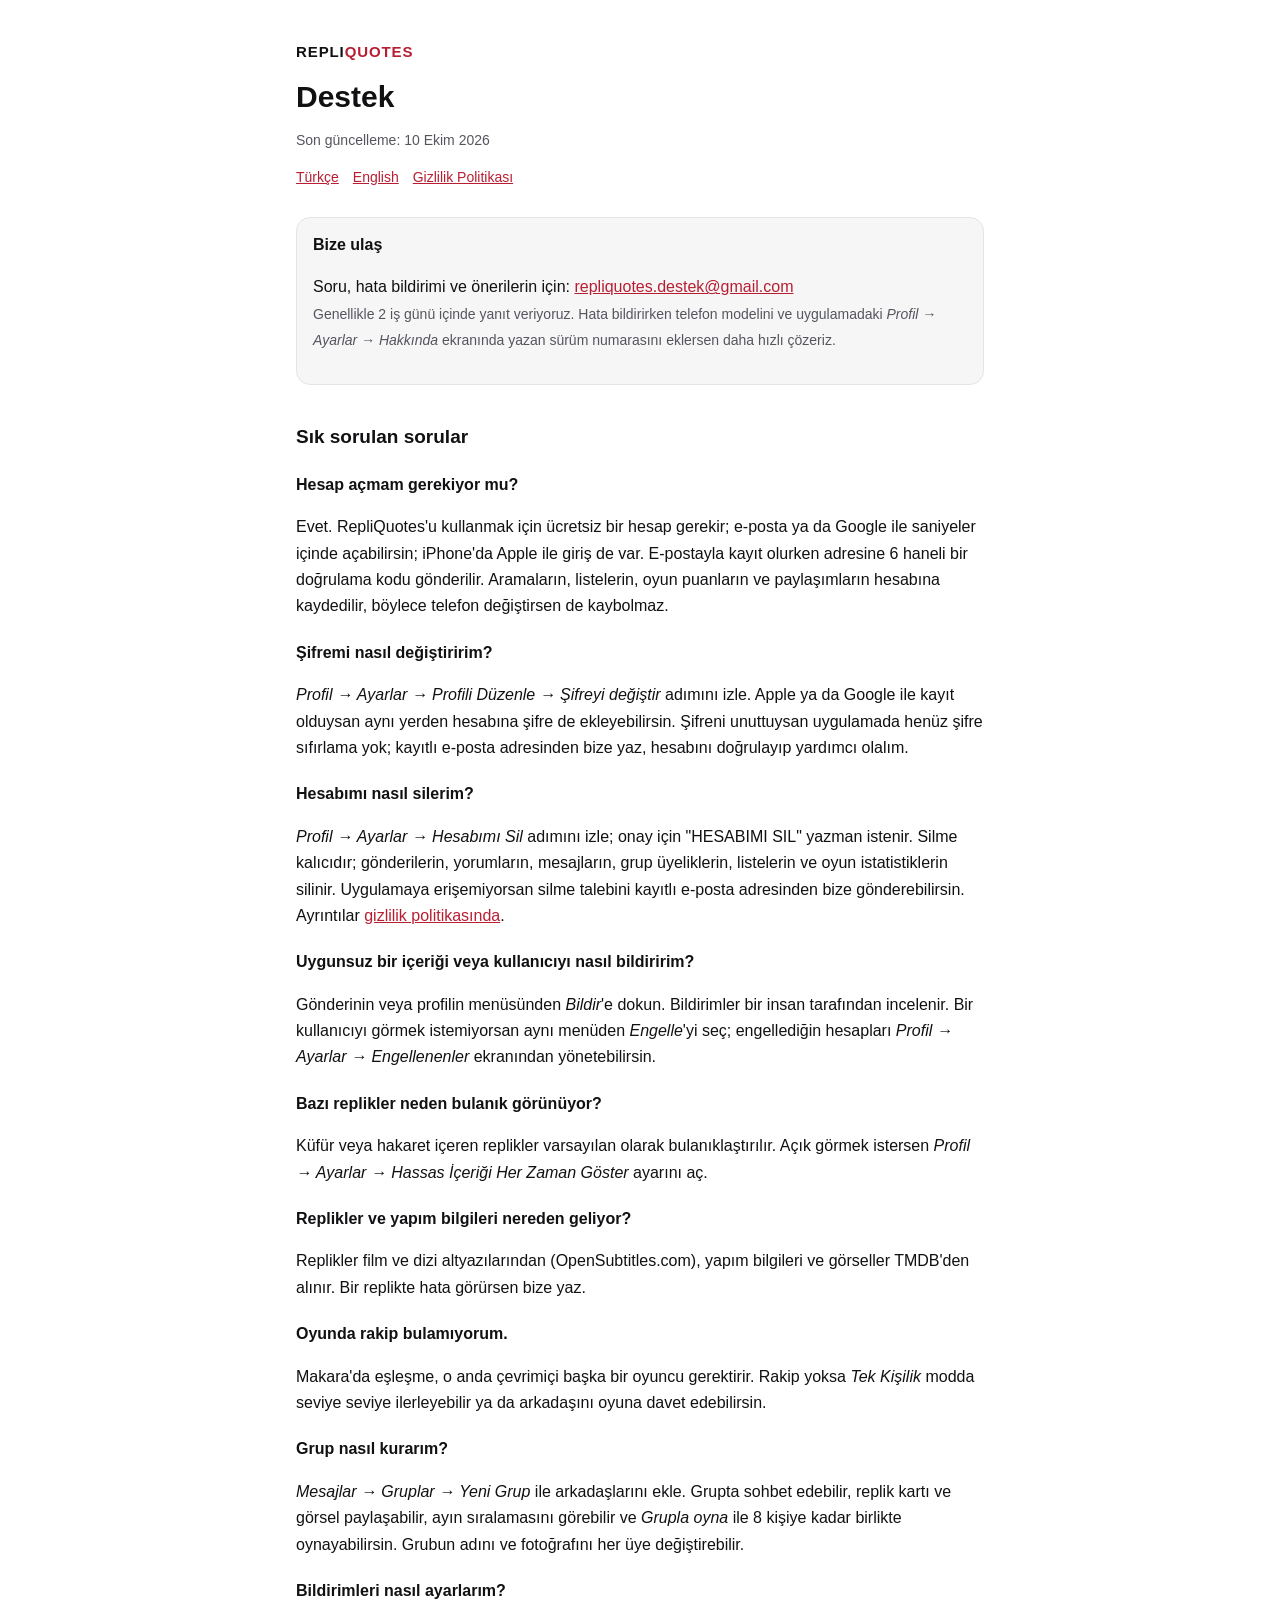
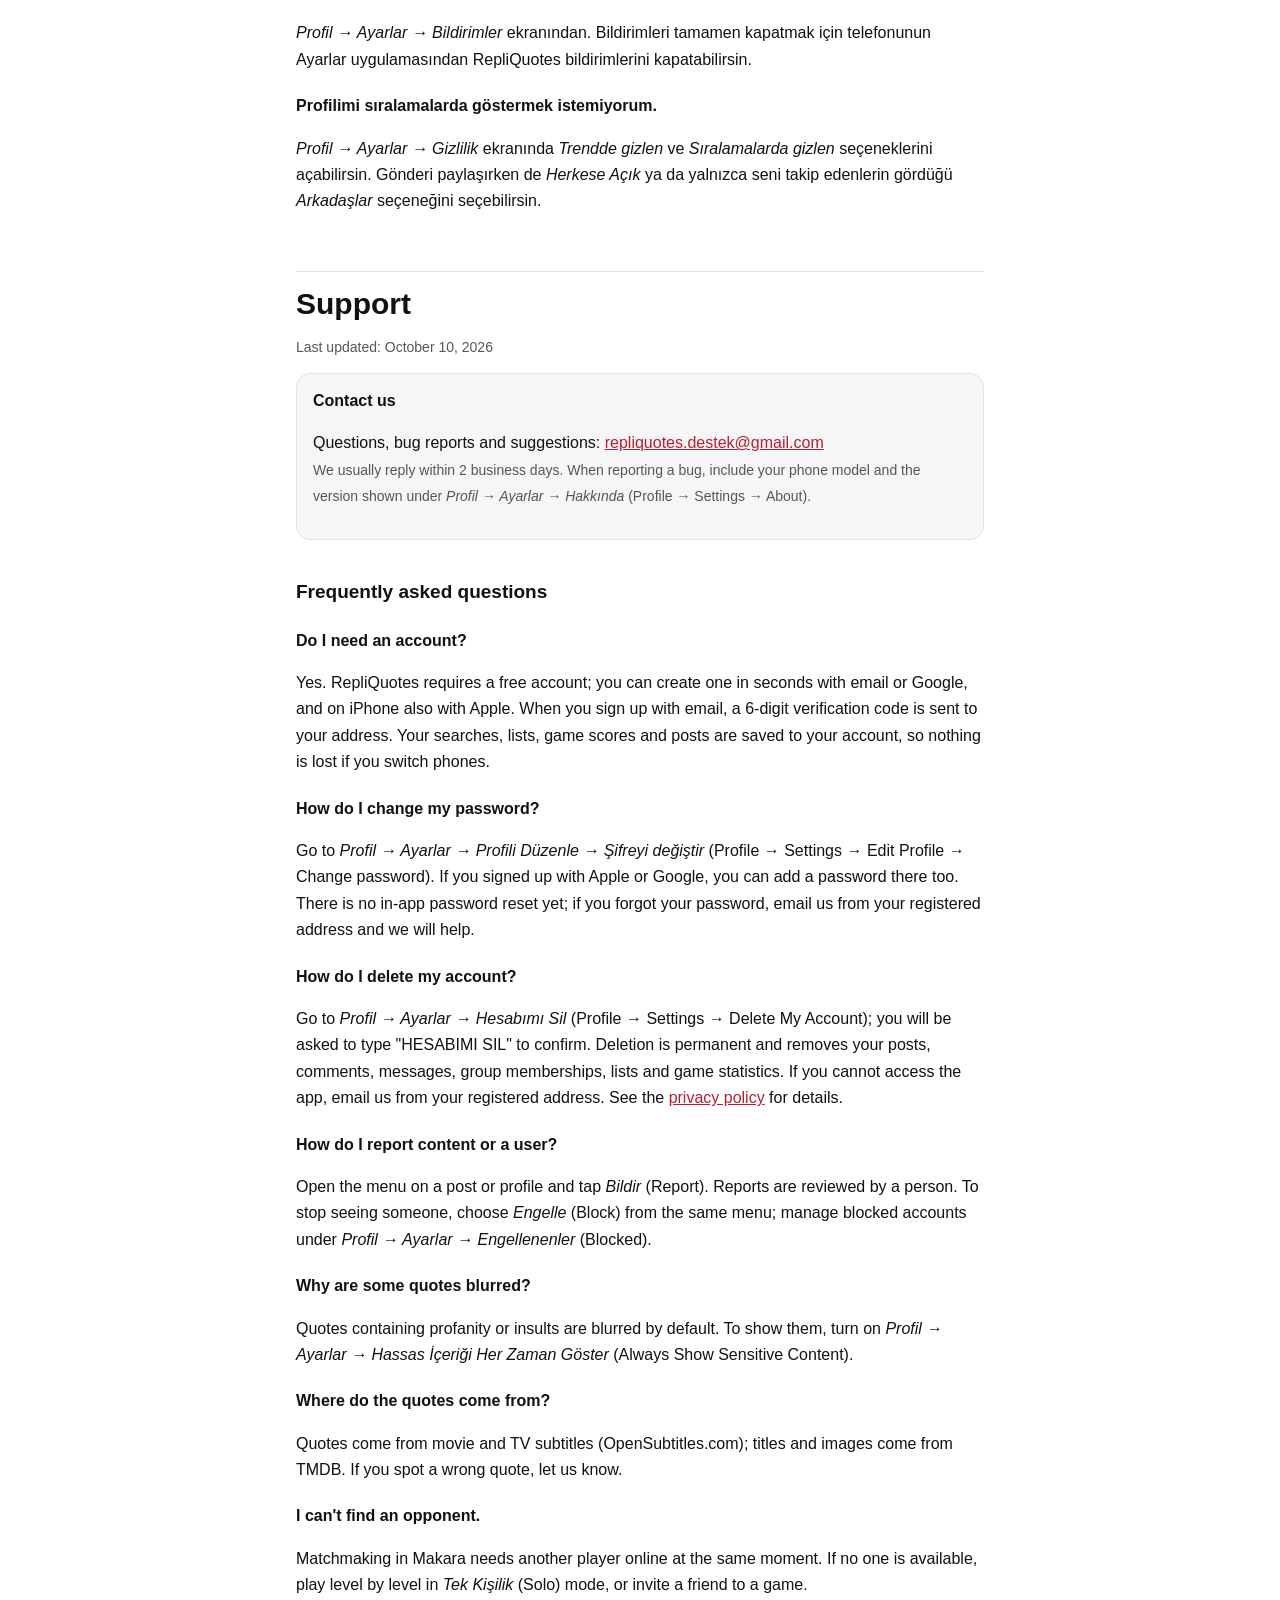
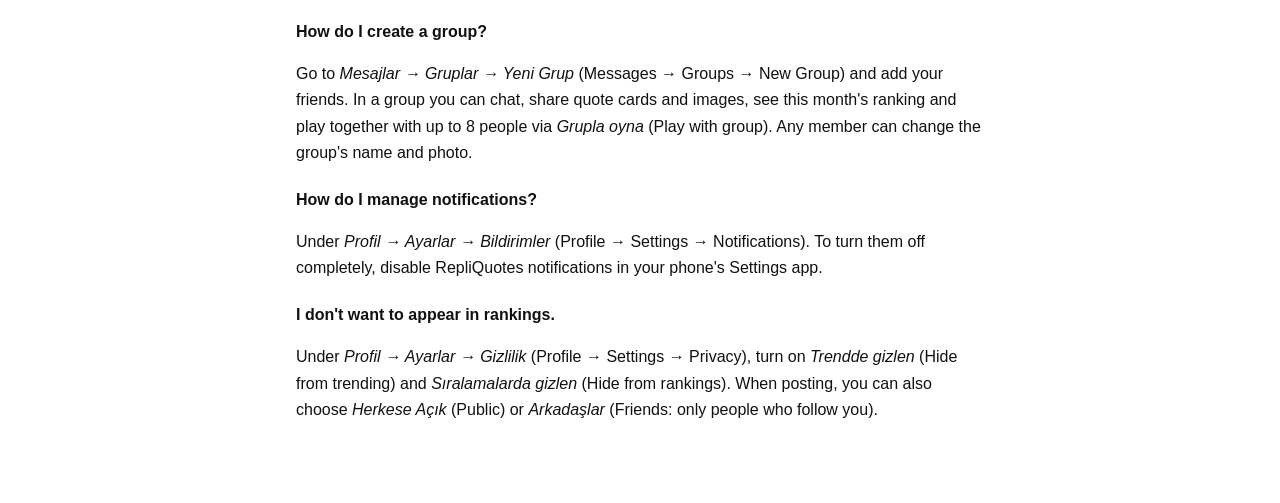
<file: _kaynak/eski/destek.html>
<!DOCTYPE html>
<html lang="tr">
<head>
<meta charset="utf-8">
<meta name="viewport" content="width=device-width, initial-scale=1">
<title>RepliQuotes Destek</title>
<meta name="description" content="RepliQuotes uygulaması için destek, sık sorulan sorular ve iletişim.">
<meta name="robots" content="index">
<style>
  :root {
    --bg: #0B0B0D;
    --card: #151518;
    --text: #F4F4F5;
    --muted: #A1A1AA;
    --line: #26262B;
    --accent: #D7263D;
  }
  @media (prefers-color-scheme: light) {
    :root {
      --bg: #FFFFFF;
      --card: #F6F6F7;
      --text: #111113;
      --muted: #55555E;
      --line: #E4E4E7;
      --accent: #B81E32;
    }
  }
  * { box-sizing: border-box; }
  html { -webkit-text-size-adjust: 100%; }
  body {
    margin: 0;
    background: var(--bg);
    color: var(--text);
    font: 16px/1.65 -apple-system, BlinkMacSystemFont, "Segoe UI", Roboto, "Helvetica Neue", Arial, sans-serif;
  }
  main { max-width: 720px; margin: 0 auto; padding: 40px 16px 64px; }
  header { margin-bottom: 28px; }
  .marka { font-weight: 900; letter-spacing: 0.06em; font-size: 15px; }
  .marka span { color: var(--accent); }
  h1 { font-size: 30px; line-height: 1.2; margin: 14px 0 6px; }
  h2 { font-size: 19px; margin: 36px 0 8px; }
  h3 { font-size: 16px; margin: 20px 0 4px; }
  p, li { color: var(--text); }
  .soluk { color: var(--muted); font-size: 14px; }
  ul { padding-left: 20px; margin: 8px 0; }
  li { margin: 4px 0; }
  a { color: var(--accent); }
  .kart {
    background: var(--card);
    border: 1px solid var(--line);
    border-radius: 14px;
    padding: 14px 16px;
    margin: 14px 0;
  }
  .dil { display: flex; gap: 14px; font-size: 14px; }
  table { width: 100%; border-collapse: collapse; font-size: 15px; }
  th, td { text-align: left; vertical-align: top; padding: 9px 8px; border-bottom: 1px solid var(--line); }
  th { color: var(--muted); font-weight: 600; font-size: 13px; }
  .tablo { overflow-x: auto; }
  hr { border: 0; border-top: 1px solid var(--line); margin: 56px 0 8px; }
</style>
</head>
<body>
<main>

<header>
  <div class="marka">REPLI<span>QUOTES</span></div>
  <h1>Destek</h1>
  <p class="soluk">Son güncelleme: 10 Ekim 2026</p>
  <nav class="dil"><a href="#tr">Türkçe</a><a href="#en">English</a><a href="../">Gizlilik Politikası</a></nav>
</header>

<section id="tr">

<div class="kart">
  <strong>Bize ulaş</strong>
  <p>Soru, hata bildirimi ve önerilerin için: <a href="mailto:repliquotes.destek@gmail.com">repliquotes.destek@gmail.com</a><br>
  <span class="soluk">Genellikle 2 iş günü içinde yanıt veriyoruz. Hata bildirirken telefon modelini ve uygulamadaki <em>Profil → Ayarlar → Hakkında</em> ekranında yazan sürüm numarasını eklersen daha hızlı çözeriz.</span></p>
</div>

<h2>Sık sorulan sorular</h2>

<h3>Hesap açmam gerekiyor mu?</h3>
<p>Evet. RepliQuotes'u kullanmak için ücretsiz bir hesap gerekir; e-posta ya da Google ile saniyeler içinde açabilirsin; iPhone'da Apple ile giriş de var. E-postayla kayıt olurken adresine 6 haneli bir doğrulama kodu gönderilir. Aramaların, listelerin, oyun puanların ve paylaşımların hesabına kaydedilir, böylece telefon değiştirsen de kaybolmaz.</p>

<h3>Şifremi nasıl değiştiririm?</h3>
<p><em>Profil → Ayarlar → Profili Düzenle → Şifreyi değiştir</em> adımını izle. Apple ya da Google ile kayıt olduysan aynı yerden hesabına şifre de ekleyebilirsin. Şifreni unuttuysan uygulamada henüz şifre sıfırlama yok; kayıtlı e-posta adresinden bize yaz, hesabını doğrulayıp yardımcı olalım.</p>

<h3>Hesabımı nasıl silerim?</h3>
<p><em>Profil → Ayarlar → Hesabımı Sil</em> adımını izle; onay için "HESABIMI SIL" yazman istenir. Silme kalıcıdır; gönderilerin, yorumların, mesajların, grup üyeliklerin, listelerin ve oyun istatistiklerin silinir. Uygulamaya erişemiyorsan silme talebini kayıtlı e-posta adresinden bize gönderebilirsin. Ayrıntılar <a href="../">gizlilik politikasında</a>.</p>

<h3>Uygunsuz bir içeriği veya kullanıcıyı nasıl bildiririm?</h3>
<p>Gönderinin veya profilin menüsünden <em>Bildir</em>'e dokun. Bildirimler bir insan tarafından incelenir. Bir kullanıcıyı görmek istemiyorsan aynı menüden <em>Engelle</em>'yi seç; engellediğin hesapları <em>Profil → Ayarlar → Engellenenler</em> ekranından yönetebilirsin.</p>

<h3>Bazı replikler neden bulanık görünüyor?</h3>
<p>Küfür veya hakaret içeren replikler varsayılan olarak bulanıklaştırılır. Açık görmek istersen <em>Profil → Ayarlar → Hassas İçeriği Her Zaman Göster</em> ayarını aç.</p>

<h3>Replikler ve yapım bilgileri nereden geliyor?</h3>
<p>Replikler film ve dizi altyazılarından (OpenSubtitles.com), yapım bilgileri ve görseller TMDB'den alınır. Bir replikte hata görürsen bize yaz.</p>

<h3>Oyunda rakip bulamıyorum.</h3>
<p>Makara'da eşleşme, o anda çevrimiçi başka bir oyuncu gerektirir. Rakip yoksa <em>Tek Kişilik</em> modda seviye seviye ilerleyebilir ya da arkadaşını oyuna davet edebilirsin.</p>

<h3>Grup nasıl kurarım?</h3>
<p><em>Mesajlar → Gruplar → Yeni Grup</em> ile arkadaşlarını ekle. Grupta sohbet edebilir, replik kartı ve görsel paylaşabilir, ayın sıralamasını görebilir ve <em>Grupla oyna</em> ile 8 kişiye kadar birlikte oynayabilirsin. Grubun adını ve fotoğrafını her üye değiştirebilir.</p>

<h3>Bildirimleri nasıl ayarlarım?</h3>
<p><em>Profil → Ayarlar → Bildirimler</em> ekranından. Bildirimleri tamamen kapatmak için telefonunun Ayarlar uygulamasından RepliQuotes bildirimlerini kapatabilirsin.</p>

<h3>Profilimi sıralamalarda göstermek istemiyorum.</h3>
<p><em>Profil → Ayarlar → Gizlilik</em> ekranında <em>Trendde gizlen</em> ve <em>Sıralamalarda gizlen</em> seçeneklerini açabilirsin. Gönderi paylaşırken de <em>Herkese Açık</em> ya da yalnızca seni takip edenlerin gördüğü <em>Arkadaşlar</em> seçeneğini seçebilirsin.</p>

</section>

<hr>

<section id="en" lang="en">

<h1>Support</h1>
<p class="soluk">Last updated: October 10, 2026</p>

<div class="kart">
  <strong>Contact us</strong>
  <p>Questions, bug reports and suggestions: <a href="mailto:repliquotes.destek@gmail.com">repliquotes.destek@gmail.com</a><br>
  <span class="soluk">We usually reply within 2 business days. When reporting a bug, include your phone model and the version shown under <em>Profil → Ayarlar → Hakkında</em> (Profile → Settings → About).</span></p>
</div>

<h2>Frequently asked questions</h2>

<h3>Do I need an account?</h3>
<p>Yes. RepliQuotes requires a free account; you can create one in seconds with email or Google, and on iPhone also with Apple. When you sign up with email, a 6-digit verification code is sent to your address. Your searches, lists, game scores and posts are saved to your account, so nothing is lost if you switch phones.</p>

<h3>How do I change my password?</h3>
<p>Go to <em>Profil → Ayarlar → Profili Düzenle → Şifreyi değiştir</em> (Profile → Settings → Edit Profile → Change password). If you signed up with Apple or Google, you can add a password there too. There is no in-app password reset yet; if you forgot your password, email us from your registered address and we will help.</p>

<h3>How do I delete my account?</h3>
<p>Go to <em>Profil → Ayarlar → Hesabımı Sil</em> (Profile → Settings → Delete My Account); you will be asked to type "HESABIMI SIL" to confirm. Deletion is permanent and removes your posts, comments, messages, group memberships, lists and game statistics. If you cannot access the app, email us from your registered address. See the <a href="../">privacy policy</a> for details.</p>

<h3>How do I report content or a user?</h3>
<p>Open the menu on a post or profile and tap <em>Bildir</em> (Report). Reports are reviewed by a person. To stop seeing someone, choose <em>Engelle</em> (Block) from the same menu; manage blocked accounts under <em>Profil → Ayarlar → Engellenenler</em> (Blocked).</p>

<h3>Why are some quotes blurred?</h3>
<p>Quotes containing profanity or insults are blurred by default. To show them, turn on <em>Profil → Ayarlar → Hassas İçeriği Her Zaman Göster</em> (Always Show Sensitive Content).</p>

<h3>Where do the quotes come from?</h3>
<p>Quotes come from movie and TV subtitles (OpenSubtitles.com); titles and images come from TMDB. If you spot a wrong quote, let us know.</p>

<h3>I can't find an opponent.</h3>
<p>Matchmaking in Makara needs another player online at the same moment. If no one is available, play level by level in <em>Tek Kişilik</em> (Solo) mode, or invite a friend to a game.</p>

<h3>How do I create a group?</h3>
<p>Go to <em>Mesajlar → Gruplar → Yeni Grup</em> (Messages → Groups → New Group) and add your friends. In a group you can chat, share quote cards and images, see this month's ranking and play together with up to 8 people via <em>Grupla oyna</em> (Play with group). Any member can change the group's name and photo.</p>

<h3>How do I manage notifications?</h3>
<p>Under <em>Profil → Ayarlar → Bildirimler</em> (Profile → Settings → Notifications). To turn them off completely, disable RepliQuotes notifications in your phone's Settings app.</p>

<h3>I don't want to appear in rankings.</h3>
<p>Under <em>Profil → Ayarlar → Gizlilik</em> (Profile → Settings → Privacy), turn on <em>Trendde gizlen</em> (Hide from trending) and <em>Sıralamalarda gizlen</em> (Hide from rankings). When posting, you can also choose <em>Herkese Açık</em> (Public) or <em>Arkadaşlar</em> (Friends: only people who follow you).</p>

</section>

</main>
</body>
</html>
</file>
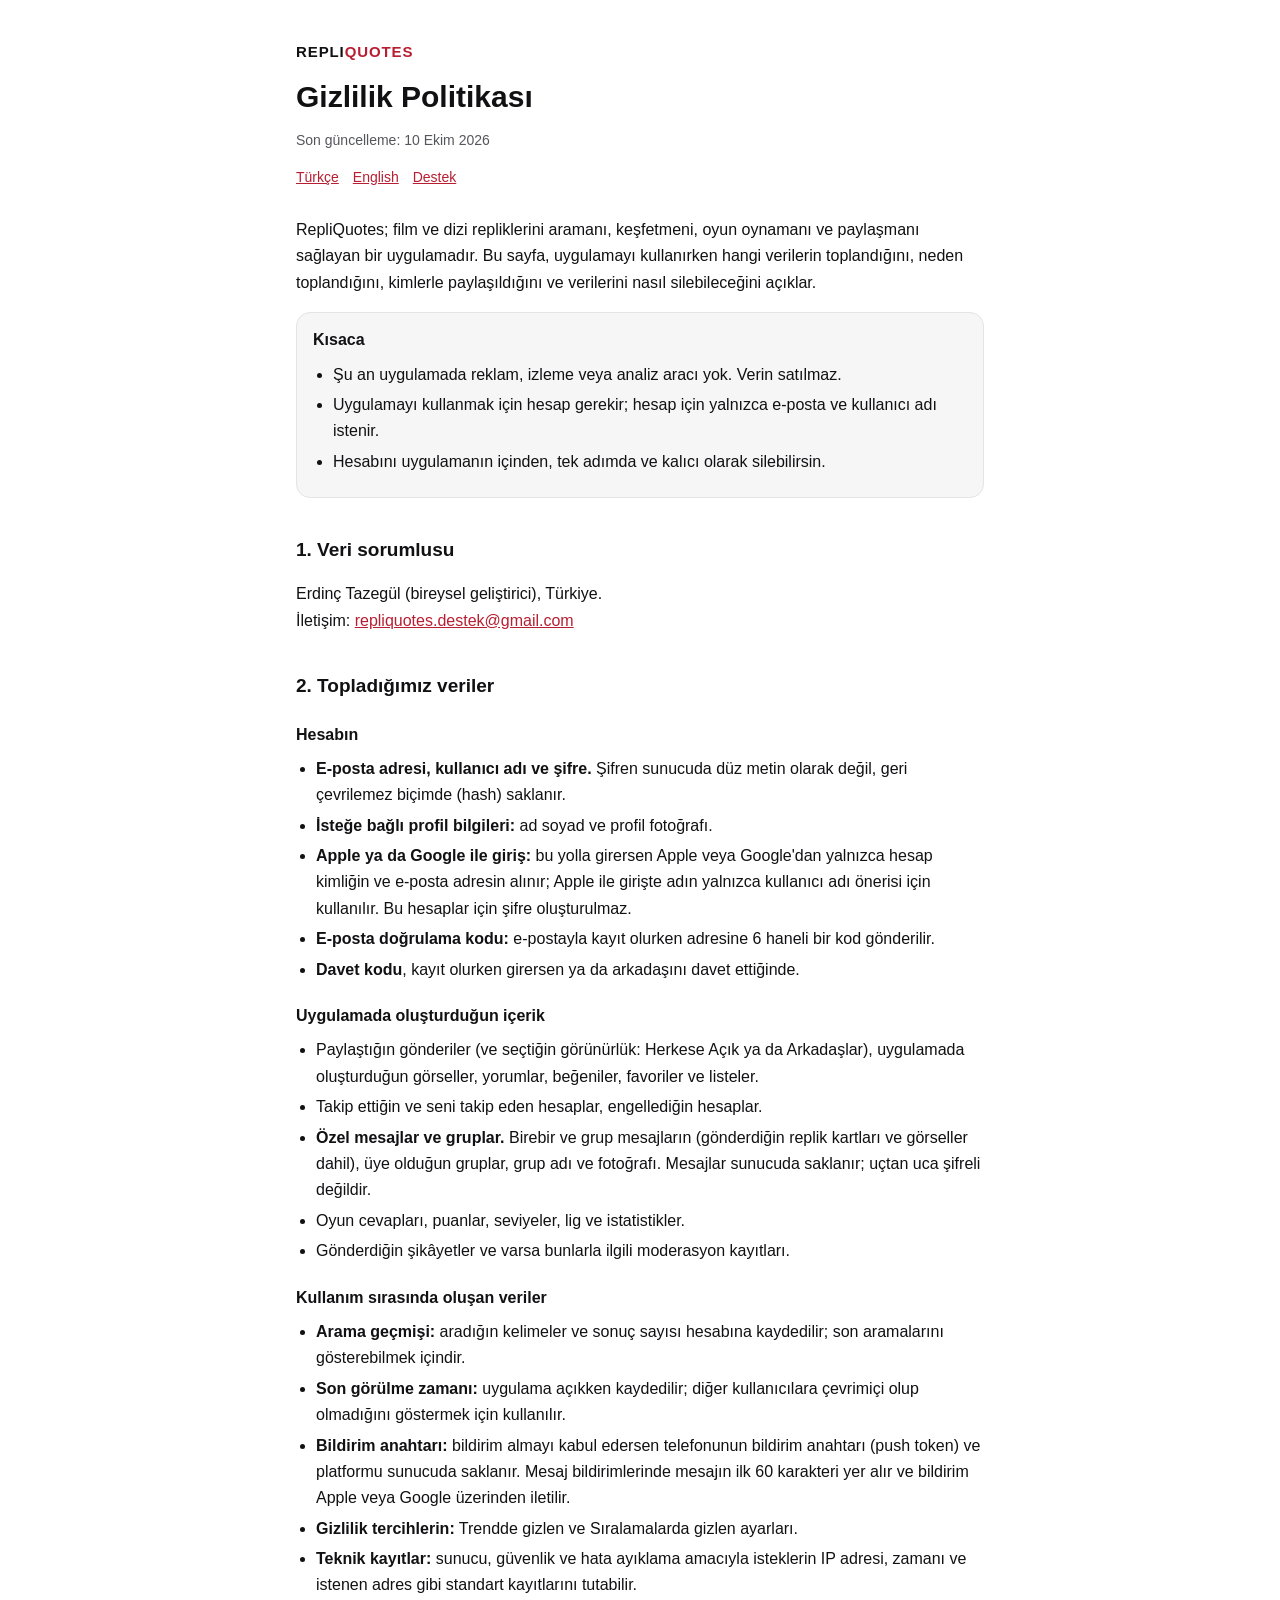
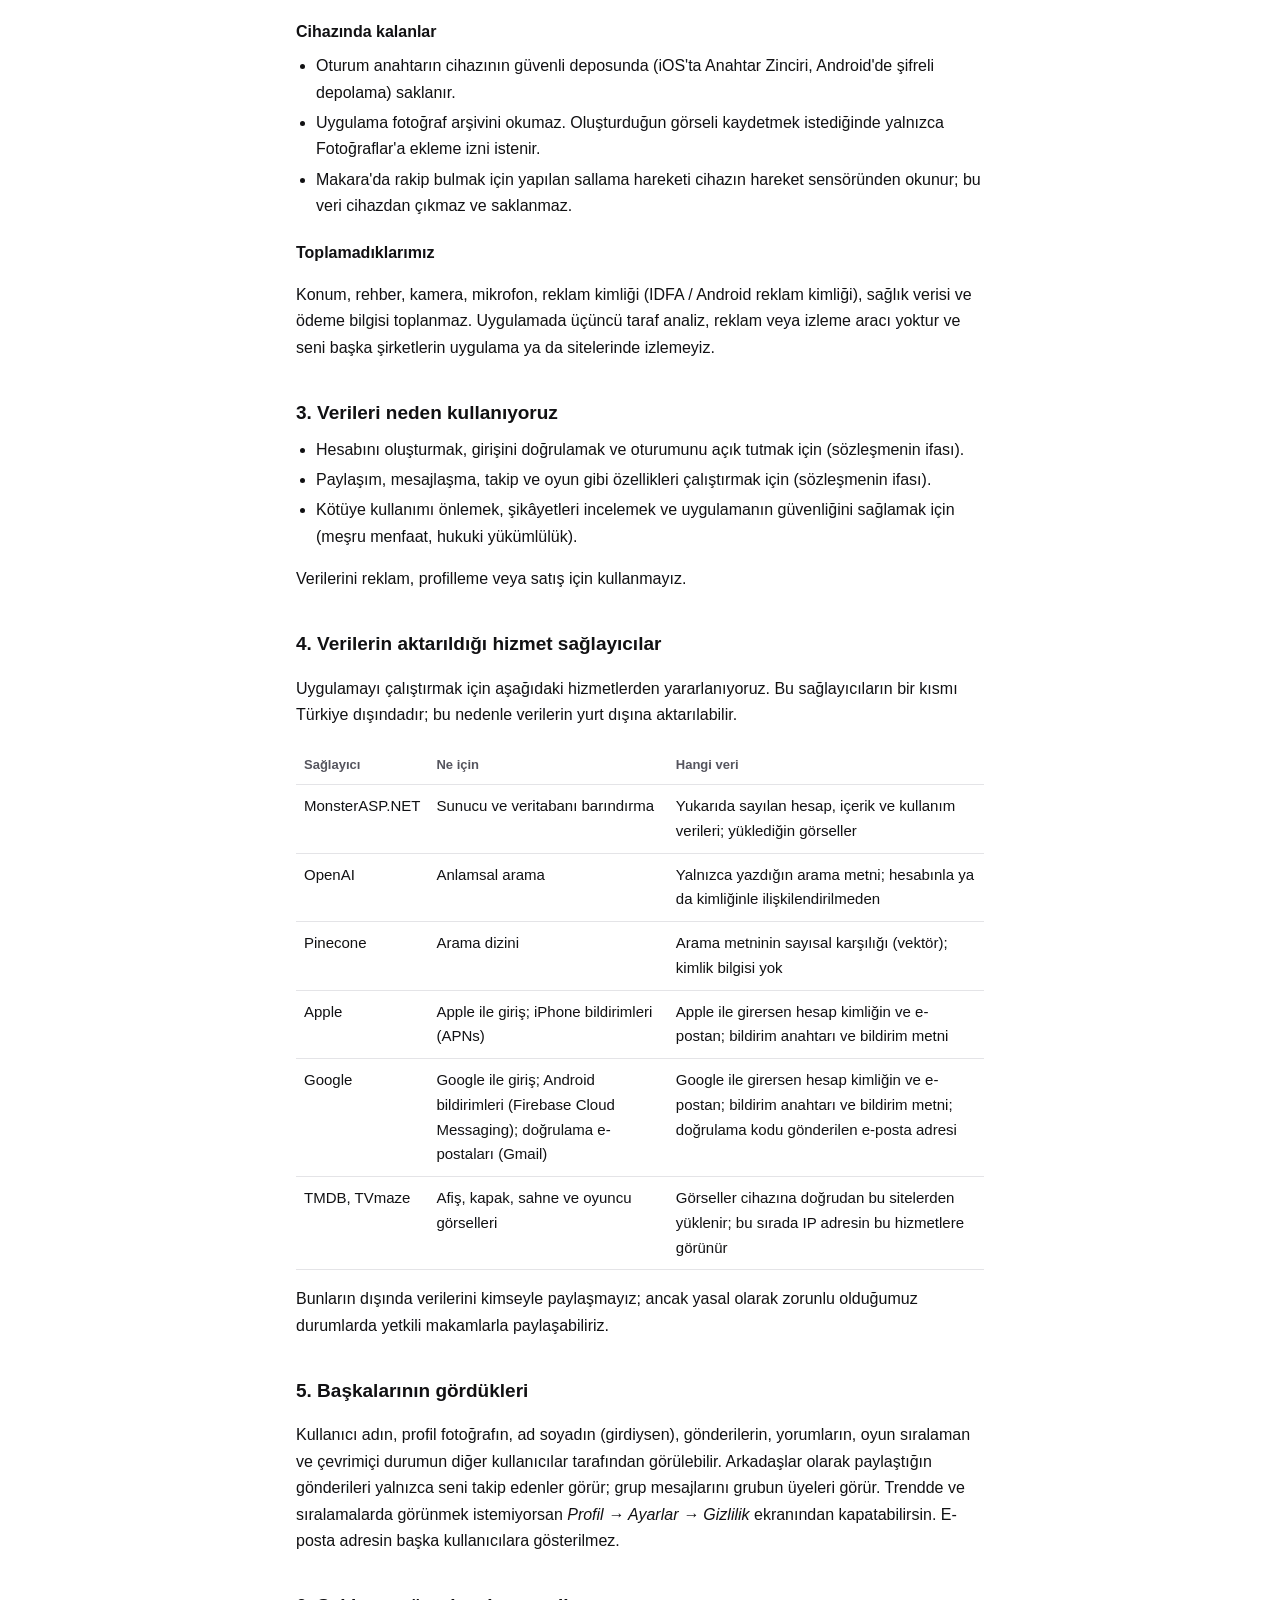
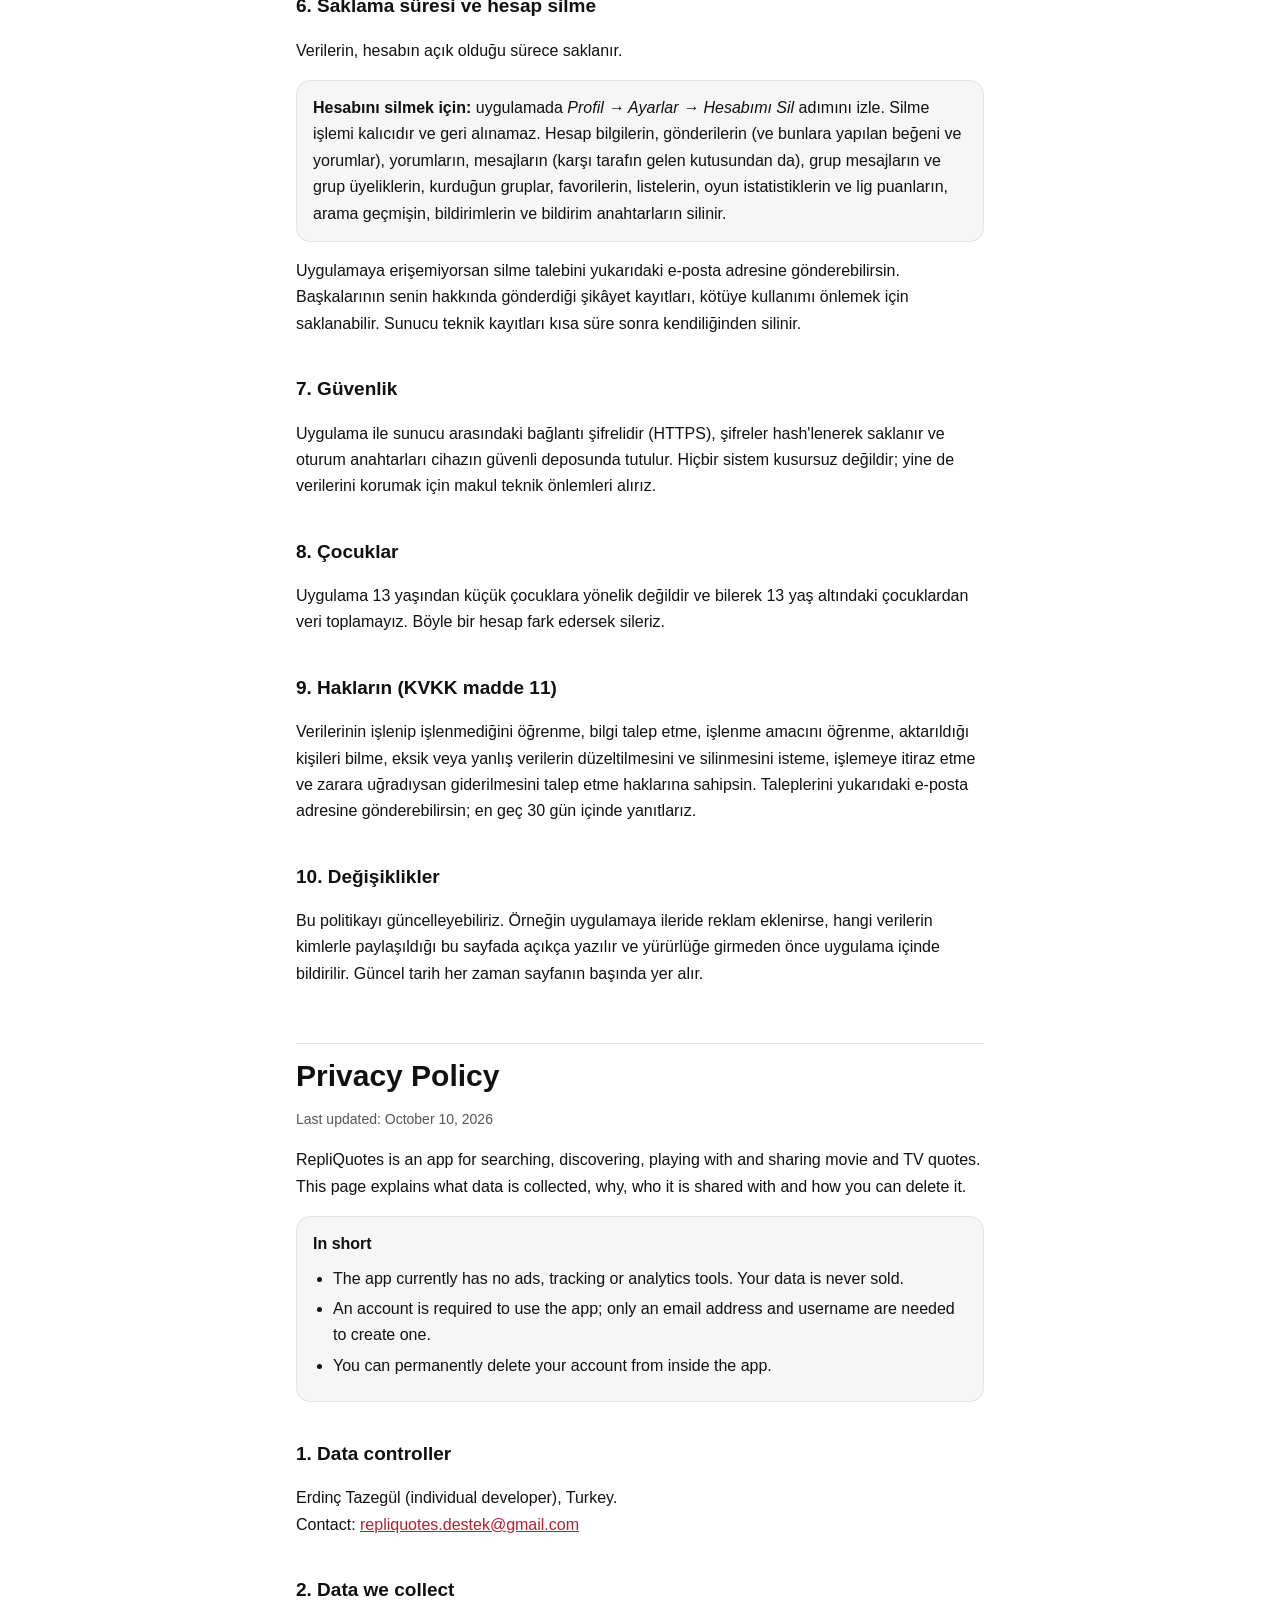
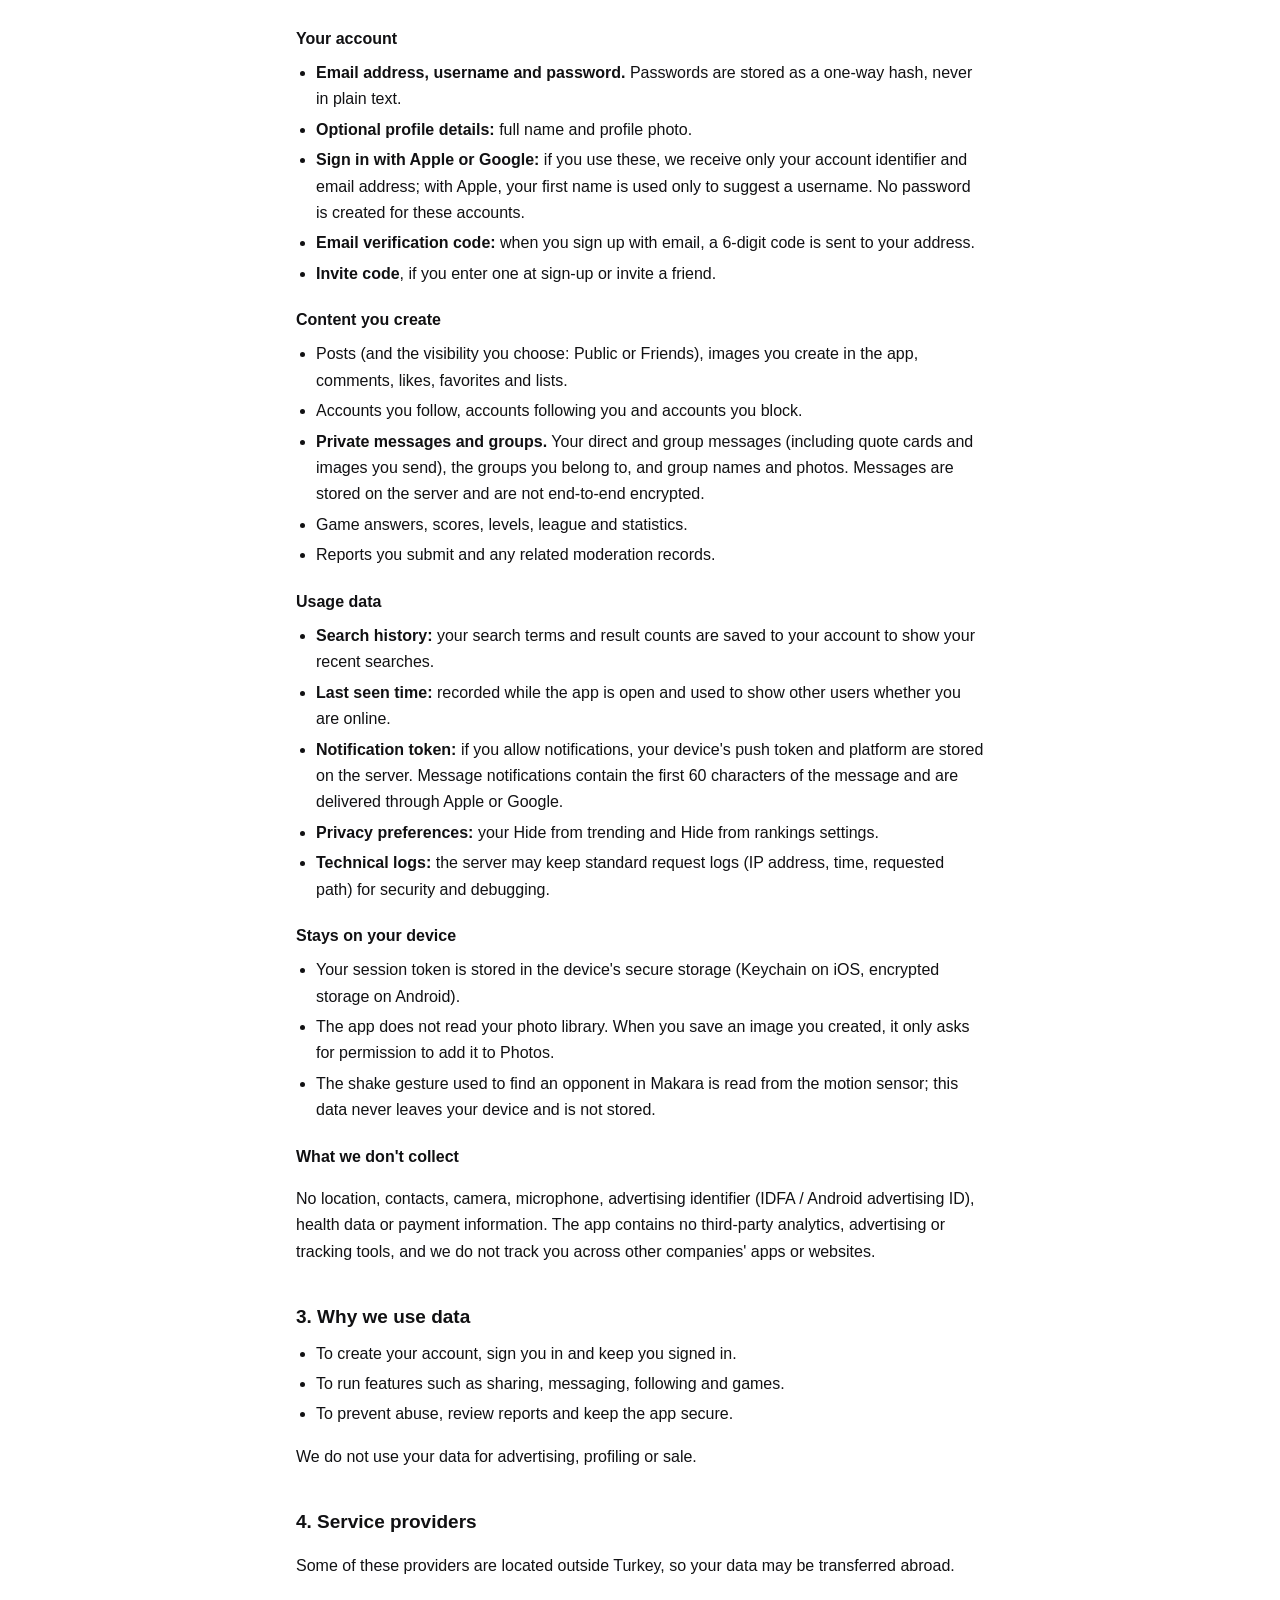
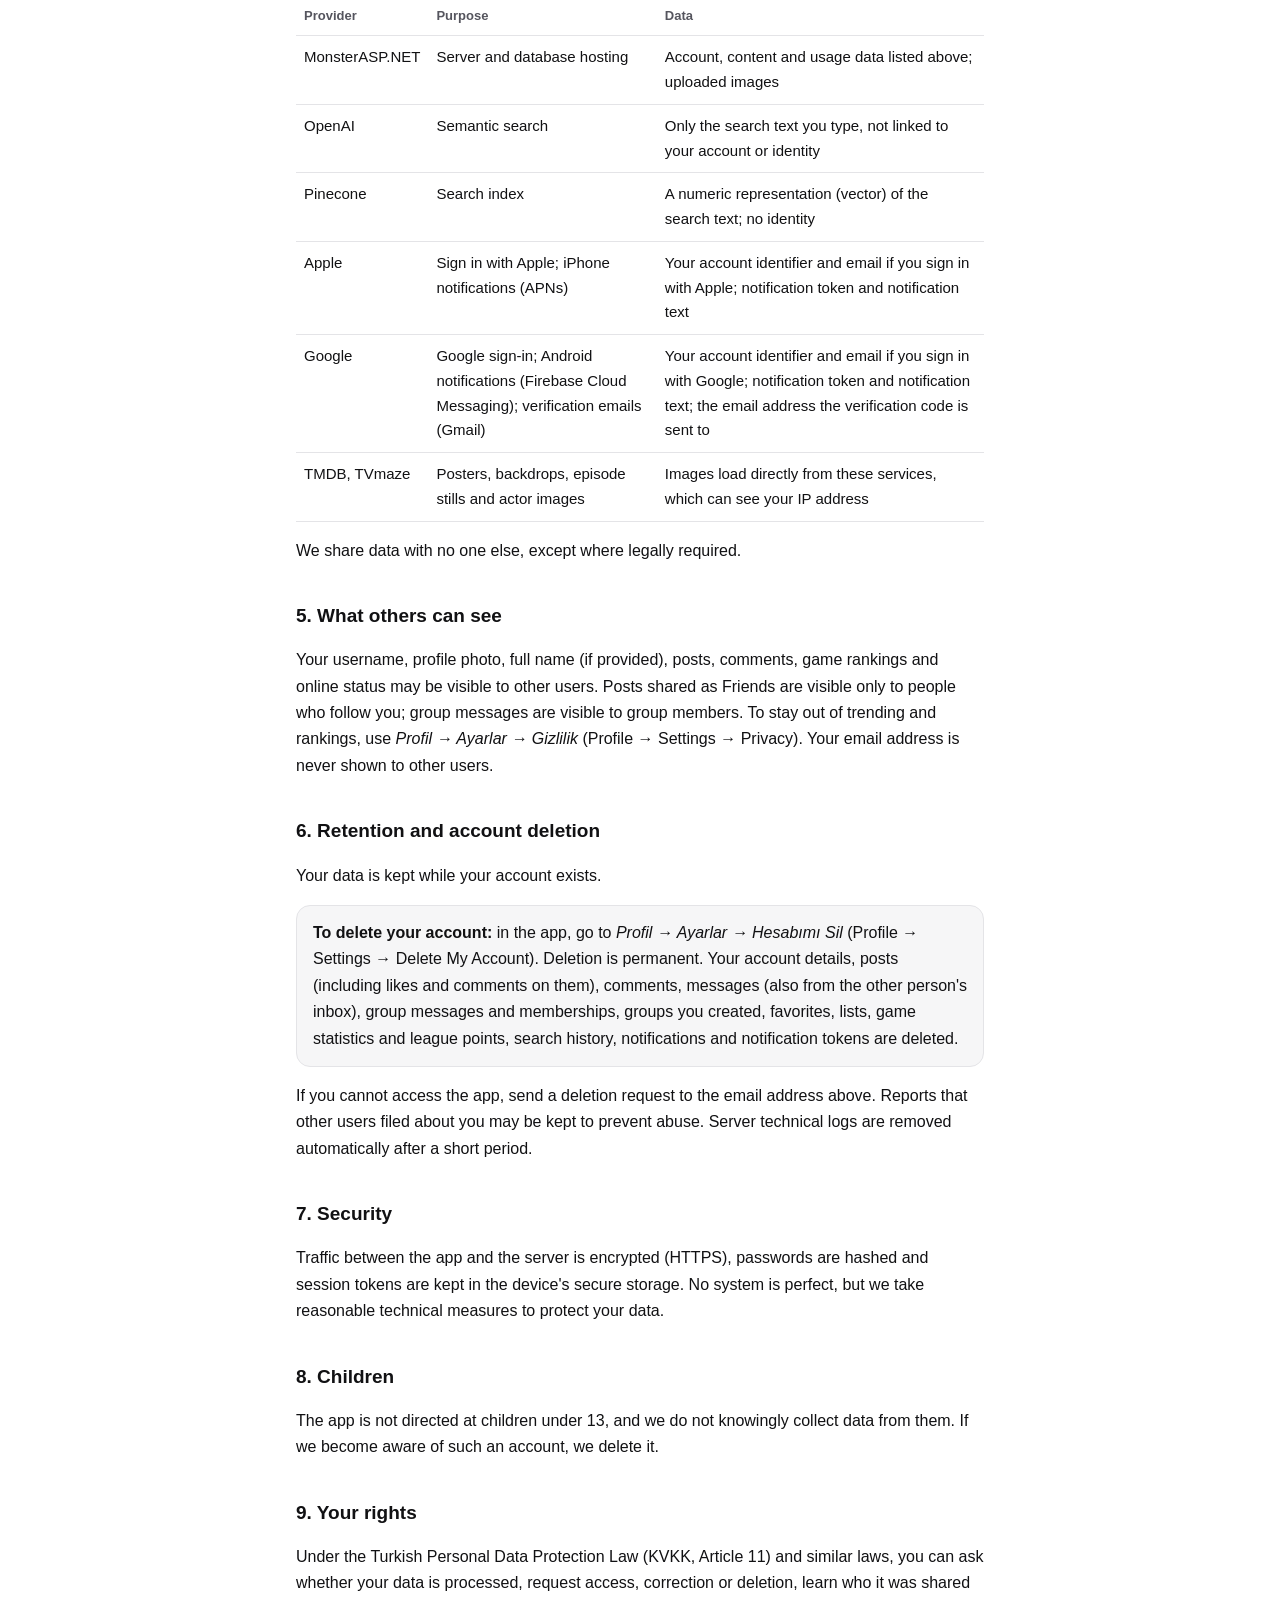
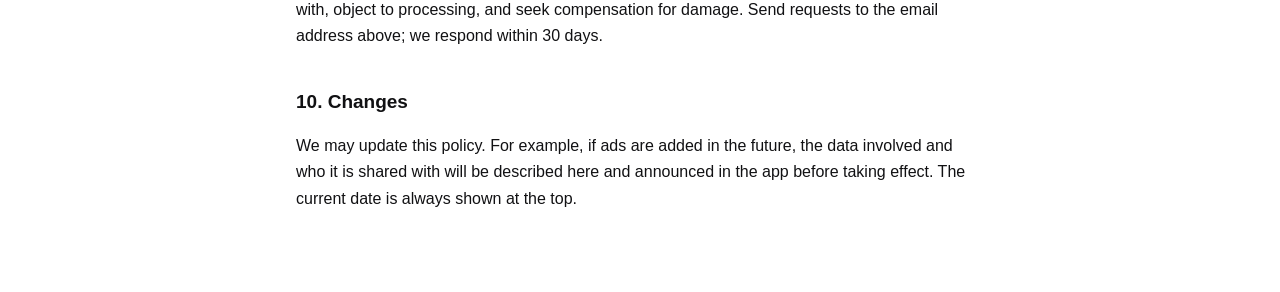
<file: _kaynak/eski/gizlilik.html>
<!DOCTYPE html>
<html lang="tr">
<head>
<meta charset="utf-8">
<meta name="viewport" content="width=device-width, initial-scale=1">
<title>RepliQuotes Gizlilik Politikası</title>
<meta name="description" content="RepliQuotes uygulamasının hangi verileri topladığı, neden topladığı ve nasıl silebileceğin.">
<meta name="robots" content="index">
<style>
  :root {
    --bg: #0B0B0D;
    --card: #151518;
    --text: #F4F4F5;
    --muted: #A1A1AA;
    --line: #26262B;
    --accent: #D7263D;
  }
  @media (prefers-color-scheme: light) {
    :root {
      --bg: #FFFFFF;
      --card: #F6F6F7;
      --text: #111113;
      --muted: #55555E;
      --line: #E4E4E7;
      --accent: #B81E32;
    }
  }
  * { box-sizing: border-box; }
  html { -webkit-text-size-adjust: 100%; }
  body {
    margin: 0;
    background: var(--bg);
    color: var(--text);
    font: 16px/1.65 -apple-system, BlinkMacSystemFont, "Segoe UI", Roboto, "Helvetica Neue", Arial, sans-serif;
  }
  main { max-width: 720px; margin: 0 auto; padding: 40px 16px 64px; }
  header { margin-bottom: 28px; }
  .marka { font-weight: 900; letter-spacing: 0.06em; font-size: 15px; }
  .marka span { color: var(--accent); }
  h1 { font-size: 30px; line-height: 1.2; margin: 14px 0 6px; }
  h2 { font-size: 19px; margin: 36px 0 8px; }
  h3 { font-size: 16px; margin: 20px 0 4px; }
  p, li { color: var(--text); }
  .soluk { color: var(--muted); font-size: 14px; }
  ul { padding-left: 20px; margin: 8px 0; }
  li { margin: 4px 0; }
  a { color: var(--accent); }
  .kart {
    background: var(--card);
    border: 1px solid var(--line);
    border-radius: 14px;
    padding: 14px 16px;
    margin: 14px 0;
  }
  .dil { display: flex; gap: 14px; font-size: 14px; }
  table { width: 100%; border-collapse: collapse; font-size: 15px; }
  th, td { text-align: left; vertical-align: top; padding: 9px 8px; border-bottom: 1px solid var(--line); }
  th { color: var(--muted); font-weight: 600; font-size: 13px; }
  .tablo { overflow-x: auto; }
  hr { border: 0; border-top: 1px solid var(--line); margin: 56px 0 8px; }
</style>
</head>
<body>
<main>

<header>
  <div class="marka">REPLI<span>QUOTES</span></div>
  <h1>Gizlilik Politikası</h1>
  <p class="soluk">Son güncelleme: 10 Ekim 2026</p>
  <nav class="dil"><a href="#tr">Türkçe</a><a href="#en">English</a><a href="destek/">Destek</a></nav>
</header>

<section id="tr">

<p>RepliQuotes; film ve dizi repliklerini aramanı, keşfetmeni, oyun oynamanı ve paylaşmanı sağlayan bir uygulamadır. Bu sayfa, uygulamayı kullanırken hangi verilerin toplandığını, neden toplandığını, kimlerle paylaşıldığını ve verilerini nasıl silebileceğini açıklar.</p>

<div class="kart">
  <strong>Kısaca</strong>
  <ul>
    <li>Şu an uygulamada reklam, izleme veya analiz aracı yok. Verin satılmaz.</li>
    <li>Uygulamayı kullanmak için hesap gerekir; hesap için yalnızca e-posta ve kullanıcı adı istenir.</li>
    <li>Hesabını uygulamanın içinden, tek adımda ve kalıcı olarak silebilirsin.</li>
  </ul>
</div>

<h2>1. Veri sorumlusu</h2>
<p>Erdinç Tazegül (bireysel geliştirici), Türkiye.<br>
İletişim: <a href="mailto:repliquotes.destek@gmail.com">repliquotes.destek@gmail.com</a></p>

<h2>2. Topladığımız veriler</h2>

<h3>Hesabın</h3>
<ul>
  <li><strong>E-posta adresi, kullanıcı adı ve şifre.</strong> Şifren sunucuda düz metin olarak değil, geri çevrilemez biçimde (hash) saklanır.</li>
  <li><strong>İsteğe bağlı profil bilgileri:</strong> ad soyad ve profil fotoğrafı.</li>
  <li><strong>Apple ya da Google ile giriş:</strong> bu yolla girersen Apple veya Google'dan yalnızca hesap kimliğin ve e-posta adresin alınır; Apple ile girişte adın yalnızca kullanıcı adı önerisi için kullanılır. Bu hesaplar için şifre oluşturulmaz.</li>
  <li><strong>E-posta doğrulama kodu:</strong> e-postayla kayıt olurken adresine 6 haneli bir kod gönderilir.</li>
  <li><strong>Davet kodu</strong>, kayıt olurken girersen ya da arkadaşını davet ettiğinde.</li>
</ul>

<h3>Uygulamada oluşturduğun içerik</h3>
<ul>
  <li>Paylaştığın gönderiler (ve seçtiğin görünürlük: Herkese Açık ya da Arkadaşlar), uygulamada oluşturduğun görseller, yorumlar, beğeniler, favoriler ve listeler.</li>
  <li>Takip ettiğin ve seni takip eden hesaplar, engellediğin hesaplar.</li>
  <li><strong>Özel mesajlar ve gruplar.</strong> Birebir ve grup mesajların (gönderdiğin replik kartları ve görseller dahil), üye olduğun gruplar, grup adı ve fotoğrafı. Mesajlar sunucuda saklanır; uçtan uca şifreli değildir.</li>
  <li>Oyun cevapları, puanlar, seviyeler, lig ve istatistikler.</li>
  <li>Gönderdiğin şikâyetler ve varsa bunlarla ilgili moderasyon kayıtları.</li>
</ul>

<h3>Kullanım sırasında oluşan veriler</h3>
<ul>
  <li><strong>Arama geçmişi:</strong> aradığın kelimeler ve sonuç sayısı hesabına kaydedilir; son aramalarını gösterebilmek içindir.</li>
  <li><strong>Son görülme zamanı:</strong> uygulama açıkken kaydedilir; diğer kullanıcılara çevrimiçi olup olmadığını göstermek için kullanılır.</li>
  <li><strong>Bildirim anahtarı:</strong> bildirim almayı kabul edersen telefonunun bildirim anahtarı (push token) ve platformu sunucuda saklanır. Mesaj bildirimlerinde mesajın ilk 60 karakteri yer alır ve bildirim Apple veya Google üzerinden iletilir.</li>
  <li><strong>Gizlilik tercihlerin:</strong> Trendde gizlen ve Sıralamalarda gizlen ayarları.</li>
  <li><strong>Teknik kayıtlar:</strong> sunucu, güvenlik ve hata ayıklama amacıyla isteklerin IP adresi, zamanı ve istenen adres gibi standart kayıtlarını tutabilir.</li>
</ul>

<h3>Cihazında kalanlar</h3>
<ul>
  <li>Oturum anahtarın cihazının güvenli deposunda (iOS'ta Anahtar Zinciri, Android'de şifreli depolama) saklanır.</li>
  <li>Uygulama fotoğraf arşivini okumaz. Oluşturduğun görseli kaydetmek istediğinde yalnızca Fotoğraflar'a ekleme izni istenir.</li>
  <li>Makara'da rakip bulmak için yapılan sallama hareketi cihazın hareket sensöründen okunur; bu veri cihazdan çıkmaz ve saklanmaz.</li>
</ul>

<h3>Toplamadıklarımız</h3>
<p>Konum, rehber, kamera, mikrofon, reklam kimliği (IDFA / Android reklam kimliği), sağlık verisi ve ödeme bilgisi toplanmaz. Uygulamada üçüncü taraf analiz, reklam veya izleme aracı yoktur ve seni başka şirketlerin uygulama ya da sitelerinde izlemeyiz.</p>

<h2>3. Verileri neden kullanıyoruz</h2>
<ul>
  <li>Hesabını oluşturmak, girişini doğrulamak ve oturumunu açık tutmak için (sözleşmenin ifası).</li>
  <li>Paylaşım, mesajlaşma, takip ve oyun gibi özellikleri çalıştırmak için (sözleşmenin ifası).</li>
  <li>Kötüye kullanımı önlemek, şikâyetleri incelemek ve uygulamanın güvenliğini sağlamak için (meşru menfaat, hukuki yükümlülük).</li>
</ul>
<p>Verilerini reklam, profilleme veya satış için kullanmayız.</p>

<h2>4. Verilerin aktarıldığı hizmet sağlayıcılar</h2>
<p>Uygulamayı çalıştırmak için aşağıdaki hizmetlerden yararlanıyoruz. Bu sağlayıcıların bir kısmı Türkiye dışındadır; bu nedenle verilerin yurt dışına aktarılabilir.</p>
<div class="tablo">
<table>
  <tr><th>Sağlayıcı</th><th>Ne için</th><th>Hangi veri</th></tr>
  <tr><td>MonsterASP.NET</td><td>Sunucu ve veritabanı barındırma</td><td>Yukarıda sayılan hesap, içerik ve kullanım verileri; yüklediğin görseller</td></tr>
  <tr><td>OpenAI</td><td>Anlamsal arama</td><td>Yalnızca yazdığın arama metni; hesabınla ya da kimliğinle ilişkilendirilmeden</td></tr>
  <tr><td>Pinecone</td><td>Arama dizini</td><td>Arama metninin sayısal karşılığı (vektör); kimlik bilgisi yok</td></tr>
  <tr><td>Apple</td><td>Apple ile giriş; iPhone bildirimleri (APNs)</td><td>Apple ile girersen hesap kimliğin ve e-postan; bildirim anahtarı ve bildirim metni</td></tr>
  <tr><td>Google</td><td>Google ile giriş; Android bildirimleri (Firebase Cloud Messaging); doğrulama e-postaları (Gmail)</td><td>Google ile girersen hesap kimliğin ve e-postan; bildirim anahtarı ve bildirim metni; doğrulama kodu gönderilen e-posta adresi</td></tr>
  <tr><td>TMDB, TVmaze</td><td>Afiş, kapak, sahne ve oyuncu görselleri</td><td>Görseller cihazına doğrudan bu sitelerden yüklenir; bu sırada IP adresin bu hizmetlere görünür</td></tr>
</table>
</div>
<p>Bunların dışında verilerini kimseyle paylaşmayız; ancak yasal olarak zorunlu olduğumuz durumlarda yetkili makamlarla paylaşabiliriz.</p>

<h2>5. Başkalarının gördükleri</h2>
<p>Kullanıcı adın, profil fotoğrafın, ad soyadın (girdiysen), gönderilerin, yorumların, oyun sıralaman ve çevrimiçi durumun diğer kullanıcılar tarafından görülebilir. Arkadaşlar olarak paylaştığın gönderileri yalnızca seni takip edenler görür; grup mesajlarını grubun üyeleri görür. Trendde ve sıralamalarda görünmek istemiyorsan <em>Profil → Ayarlar → Gizlilik</em> ekranından kapatabilirsin. E-posta adresin başka kullanıcılara gösterilmez.</p>

<h2>6. Saklama süresi ve hesap silme</h2>
<p>Verilerin, hesabın açık olduğu sürece saklanır.</p>
<div class="kart">
  <strong>Hesabını silmek için:</strong> uygulamada <em>Profil → Ayarlar → Hesabımı Sil</em> adımını izle. Silme işlemi kalıcıdır ve geri alınamaz. Hesap bilgilerin, gönderilerin (ve bunlara yapılan beğeni ve yorumlar), yorumların, mesajların (karşı tarafın gelen kutusundan da), grup mesajların ve grup üyeliklerin, kurduğun gruplar, favorilerin, listelerin, oyun istatistiklerin ve lig puanların, arama geçmişin, bildirimlerin ve bildirim anahtarların silinir.
</div>
<p>Uygulamaya erişemiyorsan silme talebini yukarıdaki e-posta adresine gönderebilirsin. Başkalarının senin hakkında gönderdiği şikâyet kayıtları, kötüye kullanımı önlemek için saklanabilir. Sunucu teknik kayıtları kısa süre sonra kendiliğinden silinir.</p>

<h2>7. Güvenlik</h2>
<p>Uygulama ile sunucu arasındaki bağlantı şifrelidir (HTTPS), şifreler hash'lenerek saklanır ve oturum anahtarları cihazın güvenli deposunda tutulur. Hiçbir sistem kusursuz değildir; yine de verilerini korumak için makul teknik önlemleri alırız.</p>

<h2>8. Çocuklar</h2>
<p>Uygulama 13 yaşından küçük çocuklara yönelik değildir ve bilerek 13 yaş altındaki çocuklardan veri toplamayız. Böyle bir hesap fark edersek sileriz.</p>

<h2>9. Hakların (KVKK madde 11)</h2>
<p>Verilerinin işlenip işlenmediğini öğrenme, bilgi talep etme, işlenme amacını öğrenme, aktarıldığı kişileri bilme, eksik veya yanlış verilerin düzeltilmesini ve silinmesini isteme, işlemeye itiraz etme ve zarara uğradıysan giderilmesini talep etme haklarına sahipsin. Taleplerini yukarıdaki e-posta adresine gönderebilirsin; en geç 30 gün içinde yanıtlarız.</p>

<h2>10. Değişiklikler</h2>
<p>Bu politikayı güncelleyebiliriz. Örneğin uygulamaya ileride reklam eklenirse, hangi verilerin kimlerle paylaşıldığı bu sayfada açıkça yazılır ve yürürlüğe girmeden önce uygulama içinde bildirilir. Güncel tarih her zaman sayfanın başında yer alır.</p>

</section>

<hr>

<section id="en" lang="en">

<h1>Privacy Policy</h1>
<p class="soluk">Last updated: October 10, 2026</p>

<p>RepliQuotes is an app for searching, discovering, playing with and sharing movie and TV quotes. This page explains what data is collected, why, who it is shared with and how you can delete it.</p>

<div class="kart">
  <strong>In short</strong>
  <ul>
    <li>The app currently has no ads, tracking or analytics tools. Your data is never sold.</li>
    <li>An account is required to use the app; only an email address and username are needed to create one.</li>
    <li>You can permanently delete your account from inside the app.</li>
  </ul>
</div>

<h2>1. Data controller</h2>
<p>Erdinç Tazegül (individual developer), Turkey.<br>
Contact: <a href="mailto:repliquotes.destek@gmail.com">repliquotes.destek@gmail.com</a></p>

<h2>2. Data we collect</h2>
<h3>Your account</h3>
<ul>
  <li><strong>Email address, username and password.</strong> Passwords are stored as a one-way hash, never in plain text.</li>
  <li><strong>Optional profile details:</strong> full name and profile photo.</li>
  <li><strong>Sign in with Apple or Google:</strong> if you use these, we receive only your account identifier and email address; with Apple, your first name is used only to suggest a username. No password is created for these accounts.</li>
  <li><strong>Email verification code:</strong> when you sign up with email, a 6-digit code is sent to your address.</li>
  <li><strong>Invite code</strong>, if you enter one at sign-up or invite a friend.</li>
</ul>
<h3>Content you create</h3>
<ul>
  <li>Posts (and the visibility you choose: Public or Friends), images you create in the app, comments, likes, favorites and lists.</li>
  <li>Accounts you follow, accounts following you and accounts you block.</li>
  <li><strong>Private messages and groups.</strong> Your direct and group messages (including quote cards and images you send), the groups you belong to, and group names and photos. Messages are stored on the server and are not end-to-end encrypted.</li>
  <li>Game answers, scores, levels, league and statistics.</li>
  <li>Reports you submit and any related moderation records.</li>
</ul>
<h3>Usage data</h3>
<ul>
  <li><strong>Search history:</strong> your search terms and result counts are saved to your account to show your recent searches.</li>
  <li><strong>Last seen time:</strong> recorded while the app is open and used to show other users whether you are online.</li>
  <li><strong>Notification token:</strong> if you allow notifications, your device's push token and platform are stored on the server. Message notifications contain the first 60 characters of the message and are delivered through Apple or Google.</li>
  <li><strong>Privacy preferences:</strong> your Hide from trending and Hide from rankings settings.</li>
  <li><strong>Technical logs:</strong> the server may keep standard request logs (IP address, time, requested path) for security and debugging.</li>
</ul>
<h3>Stays on your device</h3>
<ul>
  <li>Your session token is stored in the device's secure storage (Keychain on iOS, encrypted storage on Android).</li>
  <li>The app does not read your photo library. When you save an image you created, it only asks for permission to add it to Photos.</li>
  <li>The shake gesture used to find an opponent in Makara is read from the motion sensor; this data never leaves your device and is not stored.</li>
</ul>
<h3>What we don't collect</h3>
<p>No location, contacts, camera, microphone, advertising identifier (IDFA / Android advertising ID), health data or payment information. The app contains no third-party analytics, advertising or tracking tools, and we do not track you across other companies' apps or websites.</p>

<h2>3. Why we use data</h2>
<ul>
  <li>To create your account, sign you in and keep you signed in.</li>
  <li>To run features such as sharing, messaging, following and games.</li>
  <li>To prevent abuse, review reports and keep the app secure.</li>
</ul>
<p>We do not use your data for advertising, profiling or sale.</p>

<h2>4. Service providers</h2>
<p>Some of these providers are located outside Turkey, so your data may be transferred abroad.</p>
<div class="tablo">
<table>
  <tr><th>Provider</th><th>Purpose</th><th>Data</th></tr>
  <tr><td>MonsterASP.NET</td><td>Server and database hosting</td><td>Account, content and usage data listed above; uploaded images</td></tr>
  <tr><td>OpenAI</td><td>Semantic search</td><td>Only the search text you type, not linked to your account or identity</td></tr>
  <tr><td>Pinecone</td><td>Search index</td><td>A numeric representation (vector) of the search text; no identity</td></tr>
  <tr><td>Apple</td><td>Sign in with Apple; iPhone notifications (APNs)</td><td>Your account identifier and email if you sign in with Apple; notification token and notification text</td></tr>
  <tr><td>Google</td><td>Google sign-in; Android notifications (Firebase Cloud Messaging); verification emails (Gmail)</td><td>Your account identifier and email if you sign in with Google; notification token and notification text; the email address the verification code is sent to</td></tr>
  <tr><td>TMDB, TVmaze</td><td>Posters, backdrops, episode stills and actor images</td><td>Images load directly from these services, which can see your IP address</td></tr>
</table>
</div>
<p>We share data with no one else, except where legally required.</p>

<h2>5. What others can see</h2>
<p>Your username, profile photo, full name (if provided), posts, comments, game rankings and online status may be visible to other users. Posts shared as Friends are visible only to people who follow you; group messages are visible to group members. To stay out of trending and rankings, use <em>Profil → Ayarlar → Gizlilik</em> (Profile → Settings → Privacy). Your email address is never shown to other users.</p>

<h2>6. Retention and account deletion</h2>
<p>Your data is kept while your account exists.</p>
<div class="kart">
  <strong>To delete your account:</strong> in the app, go to <em>Profil → Ayarlar → Hesabımı Sil</em> (Profile → Settings → Delete My Account). Deletion is permanent. Your account details, posts (including likes and comments on them), comments, messages (also from the other person's inbox), group messages and memberships, groups you created, favorites, lists, game statistics and league points, search history, notifications and notification tokens are deleted.
</div>
<p>If you cannot access the app, send a deletion request to the email address above. Reports that other users filed about you may be kept to prevent abuse. Server technical logs are removed automatically after a short period.</p>

<h2>7. Security</h2>
<p>Traffic between the app and the server is encrypted (HTTPS), passwords are hashed and session tokens are kept in the device's secure storage. No system is perfect, but we take reasonable technical measures to protect your data.</p>

<h2>8. Children</h2>
<p>The app is not directed at children under 13, and we do not knowingly collect data from them. If we become aware of such an account, we delete it.</p>

<h2>9. Your rights</h2>
<p>Under the Turkish Personal Data Protection Law (KVKK, Article 11) and similar laws, you can ask whether your data is processed, request access, correction or deletion, learn who it was shared with, object to processing, and seek compensation for damage. Send requests to the email address above; we respond within 30 days.</p>

<h2>10. Changes</h2>
<p>We may update this policy. For example, if ads are added in the future, the data involved and who it is shared with will be described here and announced in the app before taking effect. The current date is always shown at the top.</p>

</section>

</main>
</body>
</html>
</file>
<file: assets/site.css>
/* RepliQuotes web sitesi — tum sayfalarin ortak stili. */

:root {
  --bg: #0B0B0D;
  --bg2: #111114;
  --card: #151518;
  --card2: #1B1B1F;
  --text: #F4F4F5;
  --muted: #A1A1AA;
  --faint: #71717A;
  --line: #26262B;
  --accent: #E0263F;
  --accent-2: #FF4D63;
  --accent-soft: rgba(224, 38, 63, .14);
  --accent-line: rgba(224, 38, 63, .38);
  --radius: 18px;
}
* { box-sizing: border-box; }
html { -webkit-text-size-adjust: 100%; scroll-behavior: smooth; scroll-padding-top: 84px; }
body {
  margin: 0;
  background: var(--bg);
  color: var(--text);
  font: 17px/1.6 -apple-system, BlinkMacSystemFont, "SF Pro Text", "Segoe UI", Roboto, "Helvetica Neue", Arial, sans-serif;
  overflow-x: hidden;
}
a { color: inherit; }
img { display: block; max-width: 100%; }
svg { flex: none; }
.kap { max-width: 1120px; margin: 0 auto; padding: 0 20px; }

/* ── Ust cubuk ──────────────────────────────────────────────── */
.ust {
  position: sticky; top: 0; z-index: 20;
  background: rgba(11, 11, 13, .82);
  backdrop-filter: saturate(160%) blur(14px);
  -webkit-backdrop-filter: saturate(160%) blur(14px);
  border-bottom: 1px solid var(--line);
}
.ust .kap { display: flex; align-items: center; justify-content: space-between; height: 66px; gap: 12px; }
.logo { display: flex; align-items: center; gap: 10px; text-decoration: none; min-width: 0; }
.logo img { width: 36px; height: 36px; border-radius: 10px; }
.marka { font-weight: 900; letter-spacing: .14em; font-size: 15px; white-space: nowrap; }
.marka span { color: var(--accent); }
.menu { display: flex; align-items: center; gap: 8px; }
.menu .yazi { text-decoration: none; color: var(--muted); font-size: 15px; padding: 8px 10px; }
.menu .yazi:hover { color: var(--text); }
.nav-dugme {
  display: inline-flex; align-items: center; gap: 8px;
  height: 40px; padding: 0 16px; border-radius: 999px;
  font-size: 14px; font-weight: 700; text-decoration: none;
  color: var(--text); background: var(--card);
  border: 1px solid var(--line);
  transition: border-color .15s, background .15s, transform .15s;
}
.nav-dugme svg { width: 17px; height: 17px; color: var(--accent); }
.nav-dugme:hover { border-color: var(--accent-line); background: var(--card2); transform: translateY(-1px); }
.nav-dugme.aktif { background: var(--accent-soft); border-color: var(--accent); }

/* ── Dugmeler ───────────────────────────────────────────────── */
.dugmeler { display: flex; gap: 12px; flex-wrap: wrap; align-items: center; }
.dugme {
  display: inline-flex; align-items: center; justify-content: center; gap: 10px;
  min-height: 52px; padding: 0 22px; border-radius: 14px;
  font-weight: 700; font-size: 16px; text-decoration: none;
  transition: transform .15s, box-shadow .15s, border-color .15s;
}
.dugme svg { width: 20px; height: 20px; }
.dugme:hover { transform: translateY(-1px); }
.dugme.ana { background: linear-gradient(180deg, var(--accent-2), var(--accent)); color: #fff; box-shadow: 0 10px 30px rgba(224, 38, 63, .35); }
.dugme.ikincil { border: 1px solid var(--line); color: var(--text); background: var(--card); }
.dugme.ikincil:hover { border-color: var(--accent-line); }

/* Magaza rozetleri — resmi rozet diliyle: siyah zemin, iki satir. */
.magazalar { display: flex; gap: 12px; flex-wrap: wrap; }
.magaza {
  display: inline-flex; align-items: center; gap: 12px;
  height: 58px; padding: 0 20px 0 16px; border-radius: 14px;
  background: #000; color: #fff; text-decoration: none;
  border: 1px solid #3A3A40;
  box-shadow: 0 10px 28px rgba(0, 0, 0, .45);
  transition: transform .15s, border-color .15s;
}
.magaza:hover { transform: translateY(-1px); border-color: #5A5A62; }
.magaza svg { width: 28px; height: 28px; }
.magaza small { display: block; font-size: 11px; line-height: 1.1; letter-spacing: .04em; color: #D4D4D8; text-transform: uppercase; }
.magaza strong { display: block; font-size: 19px; line-height: 1.15; font-weight: 700; letter-spacing: -.01em; }
.magaza .rozet {
  margin-left: 4px; font-size: 11px; font-weight: 800; letter-spacing: .06em; text-transform: uppercase;
  color: var(--accent-2); background: var(--accent-soft); border: 1px solid var(--accent-line);
  padding: 3px 8px; border-radius: 999px;
}

/* ── Telefon cercevesi ──────────────────────────────────────── */
.telefon {
  border-radius: 44px; padding: 9px;
  background: linear-gradient(145deg, #3a3a40, #16161a 40%, #2a2a30);
  box-shadow: 0 30px 80px rgba(0, 0, 0, .65), 0 0 0 1px rgba(255, 255, 255, .06) inset;
}
.telefon img { border-radius: 36px; width: 100%; height: auto; }

/* ── Tanitim: giris ─────────────────────────────────────────── */
.giris {
  padding: 72px 0 48px;
  background:
    radial-gradient(900px 520px at 50% -120px, rgba(140, 16, 36, .55), transparent 70%),
    radial-gradient(700px 500px at 85% 70%, rgba(110, 10, 28, .30), transparent 70%);
}
.giris .kap { display: grid; grid-template-columns: 1.05fr .95fr; gap: 40px; align-items: center; }
.ust-baslik { font-size: 13px; font-weight: 800; letter-spacing: .2em; color: var(--accent); text-transform: uppercase; }
h1 { font-size: clamp(40px, 6vw, 68px); line-height: 1.04; margin: 14px 0 18px; font-weight: 900; letter-spacing: -.02em; }
h1 em { font-style: normal; color: var(--accent); display: block; }
.giris p.alt { font-size: 19px; color: var(--muted); max-width: 520px; margin: 0 0 30px; }
.giris .ikincil-satir { margin-top: 18px; }
.vitrin { position: relative; height: 620px; }
.vitrin .telefon { position: absolute; width: 262px; }
.vitrin .t1 { left: 4%; top: 40px; transform: rotate(-6deg); opacity: .9; }
.vitrin .t2 { right: 4%; top: 0; z-index: 2; width: 286px; }

.sayilar { border-top: 1px solid var(--line); border-bottom: 1px solid var(--line); background: var(--bg2); }
.sayilar .kap { display: grid; grid-template-columns: repeat(4, 1fr); text-align: center; padding: 26px 20px; gap: 12px; }
.sayilar b { display: block; font-size: 30px; font-weight: 900; }
.sayilar span { color: var(--muted); font-size: 14px; }

/* ── Tanitim: ozellik bloklari ──────────────────────────────── */
section.ozellik { padding: 96px 0; }
section.ozellik + section.ozellik { border-top: 1px solid var(--line); }
.ozellik .kap { display: grid; grid-template-columns: 1fr 1fr; gap: 64px; align-items: center; }
.ozellik.ters .metin { order: 2; }
.ozellik .gorsel { display: flex; justify-content: center; }
.ozellik .gorsel .telefon { width: 300px; }
.etiket {
  display: inline-flex; align-items: center; gap: 8px;
  font-size: 13px; font-weight: 800; letter-spacing: .12em; text-transform: uppercase;
  color: var(--accent); background: var(--accent-soft); border: 1px solid var(--accent-line);
  padding: 6px 12px; border-radius: 999px;
}
h2 { font-size: clamp(30px, 4vw, 44px); line-height: 1.1; margin: 18px 0 16px; font-weight: 900; letter-spacing: -.015em; }
h2 em { font-style: normal; color: var(--accent); }
.metin > p { color: var(--muted); font-size: 18px; margin: 0 0 22px; }
.liste { list-style: none; padding: 0; margin: 0; display: grid; gap: 12px; }
.liste li { display: flex; gap: 12px; align-items: flex-start; }
.liste li::before {
  content: ""; flex: 0 0 8px; height: 8px; margin-top: 10px; border-radius: 50%;
  background: var(--accent); box-shadow: 0 0 12px rgba(224, 38, 63, .8);
}
.liste b { color: var(--text); }
.liste span { color: var(--muted); }

/* ── Tanitim: oyunlar ───────────────────────────────────────── */
.oyunlar-bolum {
  padding: 96px 0; border-top: 1px solid var(--line);
  background: radial-gradient(900px 500px at 50% 0, rgba(140, 16, 36, .28), transparent 70%);
}
.bolum-bas { text-align: center; max-width: 680px; margin: 0 auto 56px; }
.bolum-bas p { color: var(--muted); font-size: 18px; margin: 0; }
.oyun-izgara { display: grid; grid-template-columns: repeat(4, 1fr); gap: 22px; }
.oyun-kart {
  background: linear-gradient(180deg, var(--card2), var(--card));
  border: 1px solid var(--line); border-radius: 26px;
  padding: 22px 18px 24px;
  display: flex; flex-direction: column; gap: 18px;
  transition: border-color .2s, transform .2s;
}
.oyun-kart:hover { border-color: var(--accent-line); transform: translateY(-3px); }
.oyun-kart .telefon { border-radius: 34px; padding: 7px; }
.oyun-kart .telefon img { border-radius: 28px; }
.oyun-kart .no { font-size: 12px; font-weight: 800; letter-spacing: .14em; color: var(--accent); }
.oyun-kart h3 { font-size: 21px; margin: 2px 0 6px; font-weight: 900; }
.oyun-kart p { color: var(--muted); font-size: 15px; line-height: 1.5; margin: 0; }
.oyun-alt { text-align: center; margin-top: 40px; color: var(--muted); font-size: 16px; }
.oyun-alt b { color: var(--text); }

/* ── Tanitim: arkadaslar (gorselsiz kartlar) ──────────────────── */
.yenilik-izgara { display: grid; grid-template-columns: repeat(3, 1fr); gap: 18px; }
.yenilik {
  background: var(--card); border: 1px solid var(--line); border-radius: var(--radius);
  padding: 24px 22px; transition: border-color .2s, transform .2s;
}
.yenilik:hover { border-color: var(--accent-line); transform: translateY(-3px); }
.yenilik .ik { width: 42px; height: 42px; border-radius: 12px; display: grid; place-items: center; margin-bottom: 14px; background: var(--accent-soft); color: var(--accent); }
.yenilik .ik svg { width: 22px; height: 22px; }
.yenilik h3 { font-size: 19px; margin: 0 0 6px; font-weight: 800; }
.yenilik p { color: var(--muted); font-size: 15px; line-height: 1.55; margin: 0; }
@media (max-width: 900px) { .yenilik-izgara { grid-template-columns: repeat(2, 1fr); } }
@media (max-width: 560px) { .yenilik-izgara { grid-template-columns: 1fr; } }

/* ── Tanitim: kapanis ───────────────────────────────────────── */
.kapanis {
  text-align: center; padding: 100px 0;
  background: radial-gradient(800px 400px at 50% 100%, rgba(140, 16, 36, .5), transparent 70%);
  border-top: 1px solid var(--line);
}
.kapanis img.ikon { width: 96px; height: 96px; border-radius: 22px; margin: 0 auto 22px; box-shadow: 0 16px 50px rgba(224, 38, 63, .35); }
.kapanis h2 { margin-top: 0; }
.kapanis p { color: var(--muted); max-width: 560px; margin: 0 auto 28px; }
.kapanis .magazalar { justify-content: center; }

/* ── Belge sayfalari (destek, gizlilik) ─────────────────────── */
.sayfa-bas {
  padding: 56px 0 40px; border-bottom: 1px solid var(--line);
  background: radial-gradient(900px 420px at 20% -80px, rgba(140, 16, 36, .5), transparent 70%);
}
.yol { font-size: 14px; color: var(--faint); margin-bottom: 14px; }
.yol a { color: var(--muted); text-decoration: none; }
.yol a:hover { color: var(--text); }
.sayfa-bas h1 { font-size: clamp(36px, 5vw, 54px); margin: 0 0 12px; }
.sayfa-bas .ozet-yazi { color: var(--muted); font-size: 18px; max-width: 640px; margin: 0 0 22px; }
.bas-alt { display: flex; align-items: center; gap: 16px; flex-wrap: wrap; }
.tarih { font-size: 14px; color: var(--faint); }

.dil-sec { display: inline-flex; padding: 4px; border-radius: 999px; background: var(--card); border: 1px solid var(--line); }
.dil-sec button {
  font: inherit; font-size: 14px; font-weight: 700; color: var(--muted);
  background: none; border: 0; border-radius: 999px; padding: 7px 16px; cursor: pointer;
}
.dil-sec button[aria-pressed="true"] { background: var(--accent); color: #fff; }

.hizli { display: grid; grid-template-columns: repeat(3, 1fr); gap: 16px; margin: 36px 0 8px; }
.hizli a {
  display: flex; flex-direction: column; gap: 10px; text-decoration: none;
  padding: 20px; border-radius: var(--radius);
  background: linear-gradient(180deg, var(--card2), var(--card)); border: 1px solid var(--line);
  transition: border-color .15s, transform .15s;
}
.hizli a:hover { border-color: var(--accent-line); transform: translateY(-2px); }
.hizli .ik {
  width: 42px; height: 42px; border-radius: 12px; display: grid; place-items: center;
  background: var(--accent-soft); color: var(--accent); border: 1px solid var(--accent-line);
}
.hizli .ik svg { width: 21px; height: 21px; }
.hizli b { font-size: 17px; }
.hizli span { color: var(--muted); font-size: 14px; line-height: 1.5; }

.belge { padding: 40px 0 88px; }
.belge .izgara { display: grid; grid-template-columns: 240px 1fr; gap: 48px; align-items: start; }
.belge .izgara.tek { grid-template-columns: 1fr; max-width: 820px; }
.icindekiler { position: sticky; top: 90px; font-size: 14px; }
.icindekiler b { display: block; font-size: 12px; letter-spacing: .12em; text-transform: uppercase; color: var(--faint); margin-bottom: 10px; }
.icindekiler ol { list-style: none; padding: 0; margin: 0; display: grid; gap: 2px; border-left: 1px solid var(--line); }
.icindekiler a { display: block; padding: 6px 12px; color: var(--muted); text-decoration: none; margin-left: -1px; border-left: 2px solid transparent; }
.icindekiler a:hover { color: var(--text); border-left-color: var(--accent); }

.yazi-alani { min-width: 0; }
.yazi-alani > p, .bolum p, .bolum li { color: #D4D4D8; }
.yazi-alani a, .bolum a, .sss a { color: var(--accent-2); }
.bolum {
  background: var(--card); border: 1px solid var(--line); border-radius: var(--radius);
  padding: 24px 26px; margin: 18px 0;
}
.bolum h2 { font-size: 22px; margin: 0 0 12px; letter-spacing: -.01em; display: flex; gap: 12px; align-items: baseline; }
.bolum h2 .n { color: var(--accent); font-size: 15px; font-weight: 800; }
.bolum h3 { font-size: 16px; margin: 20px 0 6px; color: var(--text); }
.bolum ul { padding-left: 20px; margin: 8px 0; }
.bolum li { margin: 6px 0; }
.bolum .kart, .vurgu {
  background: var(--accent-soft); border: 1px solid var(--accent-line);
  border-radius: 14px; padding: 14px 16px; margin: 14px 0;
}
.bolum strong { color: var(--text); }

.ozet-kartlar { display: grid; grid-template-columns: repeat(3, 1fr); gap: 14px; margin: 22px 0 8px; }
.ozet-kartlar div {
  background: linear-gradient(180deg, var(--card2), var(--card)); border: 1px solid var(--line);
  border-radius: var(--radius); padding: 18px; font-size: 15px; color: #D4D4D8; line-height: 1.5;
}
.ozet-kartlar .ik { width: 36px; height: 36px; border-radius: 10px; display: grid; place-items: center; margin-bottom: 12px; background: var(--accent-soft); color: var(--accent); }
.ozet-kartlar .ik svg { width: 19px; height: 19px; }

.tablo { overflow-x: auto; margin: 12px 0; border: 1px solid var(--line); border-radius: 14px; }
table { width: 100%; border-collapse: collapse; font-size: 15px; min-width: 520px; }
th, td { text-align: left; vertical-align: top; padding: 12px 14px; border-bottom: 1px solid var(--line); color: #D4D4D8; }
tr:last-child td { border-bottom: 0; }
th { color: var(--muted); font-weight: 700; font-size: 13px; background: var(--card2); }
td:first-child { color: var(--text); font-weight: 600; white-space: nowrap; }

.iletisim {
  display: grid; grid-template-columns: auto 1fr auto; gap: 18px; align-items: center;
  background: linear-gradient(135deg, rgba(224, 38, 63, .22), rgba(224, 38, 63, .06));
  border: 1px solid var(--accent-line); border-radius: 22px; padding: 22px 24px; margin: 8px 0 32px;
}
.iletisim .ik { width: 52px; height: 52px; border-radius: 15px; display: grid; place-items: center; background: var(--accent); color: #fff; }
.iletisim .ik svg { width: 26px; height: 26px; }
.iletisim b { display: block; font-size: 19px; }
.iletisim span { color: var(--muted); font-size: 15px; }

.sss-baslik { font-size: 26px; margin: 8px 0 16px; }
.sss { display: grid; gap: 10px; }
.sss details {
  background: var(--card); border: 1px solid var(--line); border-radius: 16px;
  transition: border-color .15s;
}
.sss details[open] { border-color: var(--accent-line); }
.sss summary {
  list-style: none; cursor: pointer; padding: 18px 56px 18px 20px; position: relative;
  font-weight: 700; font-size: 17px;
}
.sss summary::-webkit-details-marker { display: none; }
.sss summary::after {
  content: ""; position: absolute; right: 22px; top: 50%; width: 10px; height: 10px; margin-top: -7px;
  border-right: 2px solid var(--accent); border-bottom: 2px solid var(--accent);
  transform: rotate(45deg); transition: transform .2s;
}
.sss details[open] summary::after { transform: rotate(-135deg); margin-top: -2px; }
.sss details p { margin: 0; padding: 0 20px 20px; color: #D4D4D8; }

[data-dil][hidden] { display: none !important; }

/* ── Alt bilgi ──────────────────────────────────────────────── */
footer { border-top: 1px solid var(--line); padding: 40px 0 48px; color: var(--muted); font-size: 14px; background: var(--bg2); }
footer .kap { display: grid; grid-template-columns: 1.4fr 1fr 1fr; gap: 28px; }
footer h4 { color: var(--text); font-size: 14px; margin: 0 0 12px; }
footer ul { list-style: none; padding: 0; margin: 0; display: grid; gap: 9px; }
footer a { color: var(--muted); text-decoration: none; }
footer a:hover { color: var(--text); }
footer .kaynak { grid-column: 1 / -1; border-top: 1px solid var(--line); padding-top: 20px; font-size: 13px; line-height: 1.6; color: var(--faint); }

/* ── Mobil ──────────────────────────────────────────────────── */
@media (max-width: 960px) {
  .oyun-izgara { grid-template-columns: repeat(2, 1fr); }
  .belge .izgara { grid-template-columns: 1fr; }
  .icindekiler { display: none; }
}
@media (max-width: 860px) {
  .menu .yazi { display: none; }
  .giris { padding-top: 44px; }
  .giris .kap, .ozellik .kap { grid-template-columns: 1fr; gap: 40px; }
  .ozellik.ters .metin { order: 0; }
  .vitrin { height: 480px; }
  .vitrin .telefon { width: 200px; }
  .vitrin .t2 { width: 220px; right: 6%; }
  .vitrin .t1 { left: 6%; }
  section.ozellik, .oyunlar-bolum { padding: 64px 0; }
  .ozellik .gorsel .telefon { width: 260px; }
  .sayilar .kap { grid-template-columns: repeat(2, 1fr); }
  .hizli, .ozet-kartlar { grid-template-columns: 1fr; }
  footer .kap { grid-template-columns: 1fr 1fr; }
  footer .kap > div:first-child { grid-column: 1 / -1; }
}
@media (max-width: 560px) {
  .nav-dugme { padding: 0 12px; height: 36px; font-size: 13px; }
  .nav-dugme svg { display: none; }
  .marka { font-size: 13px; letter-spacing: .1em; }
  .logo img { width: 30px; height: 30px; }
  .oyun-izgara { gap: 14px; }
  .oyun-kart { padding: 14px 12px 16px; border-radius: 20px; gap: 12px; }
  .oyun-kart .telefon { border-radius: 24px; padding: 5px; }
  .oyun-kart .telefon img { border-radius: 20px; }
  .oyun-kart h3 { font-size: 17px; }
  .oyun-kart p { font-size: 13px; }
  .magaza { flex: 1 1 100%; }
  .iletisim { grid-template-columns: auto 1fr; }
  .iletisim .dugme { grid-column: 1 / -1; }
  .bolum { padding: 20px 18px; }
}

/* Saglayici tablosu dar ekranda yana kaymak yerine kartlara donusur. */
@media (max-width: 640px) {
  .tablo { border: 0; overflow: visible; }
  .tablo table { min-width: 0; }
  .tablo thead, .tablo tr:first-child:has(th) { display: none; }
  .tablo table, .tablo tbody, .tablo tr, .tablo td { display: block; width: 100%; }
  .tablo tr { background: var(--card2); border: 1px solid var(--line); border-radius: 14px; padding: 6px 4px; margin: 10px 0; }
  .tablo td { border: 0; padding: 6px 12px; white-space: normal; }
  .tablo td::before {
    content: attr(data-etiket); display: block;
    font-size: 11px; font-weight: 800; letter-spacing: .1em; text-transform: uppercase; color: var(--faint);
  }
}
</file>
